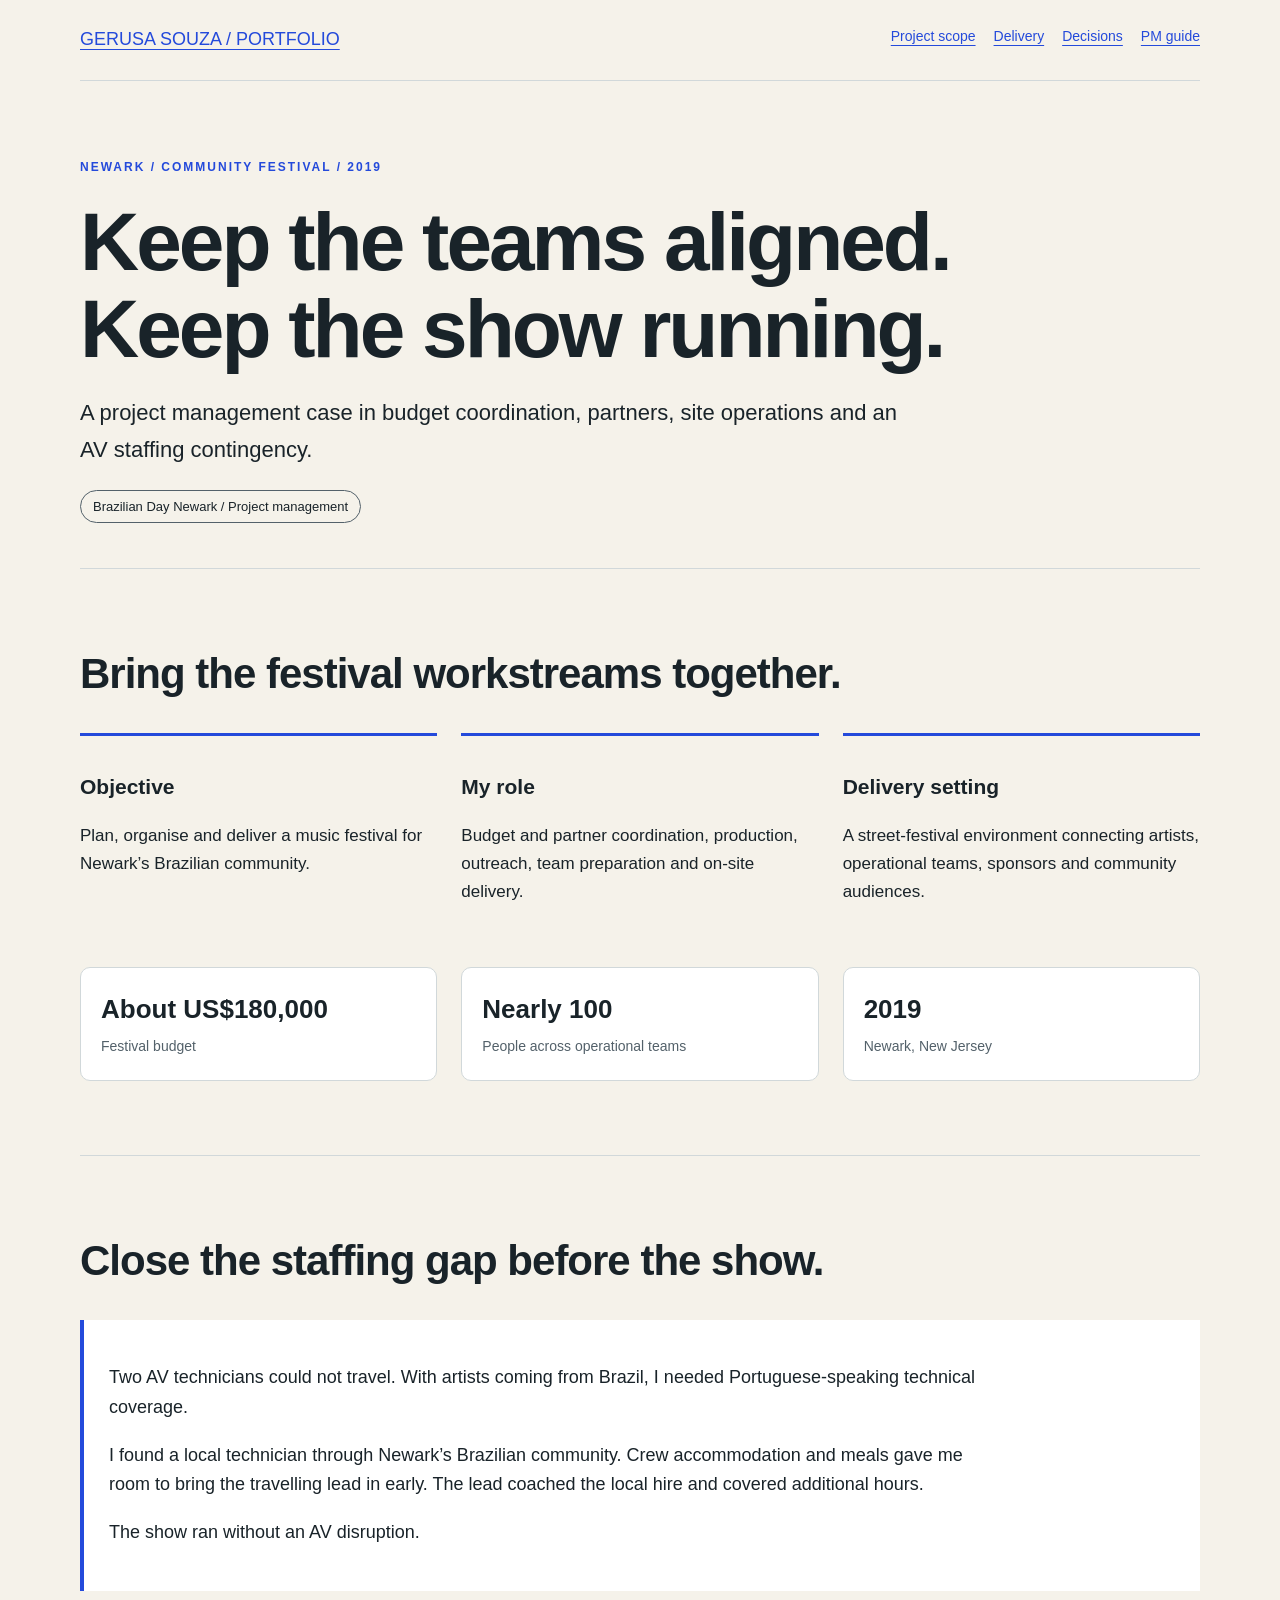
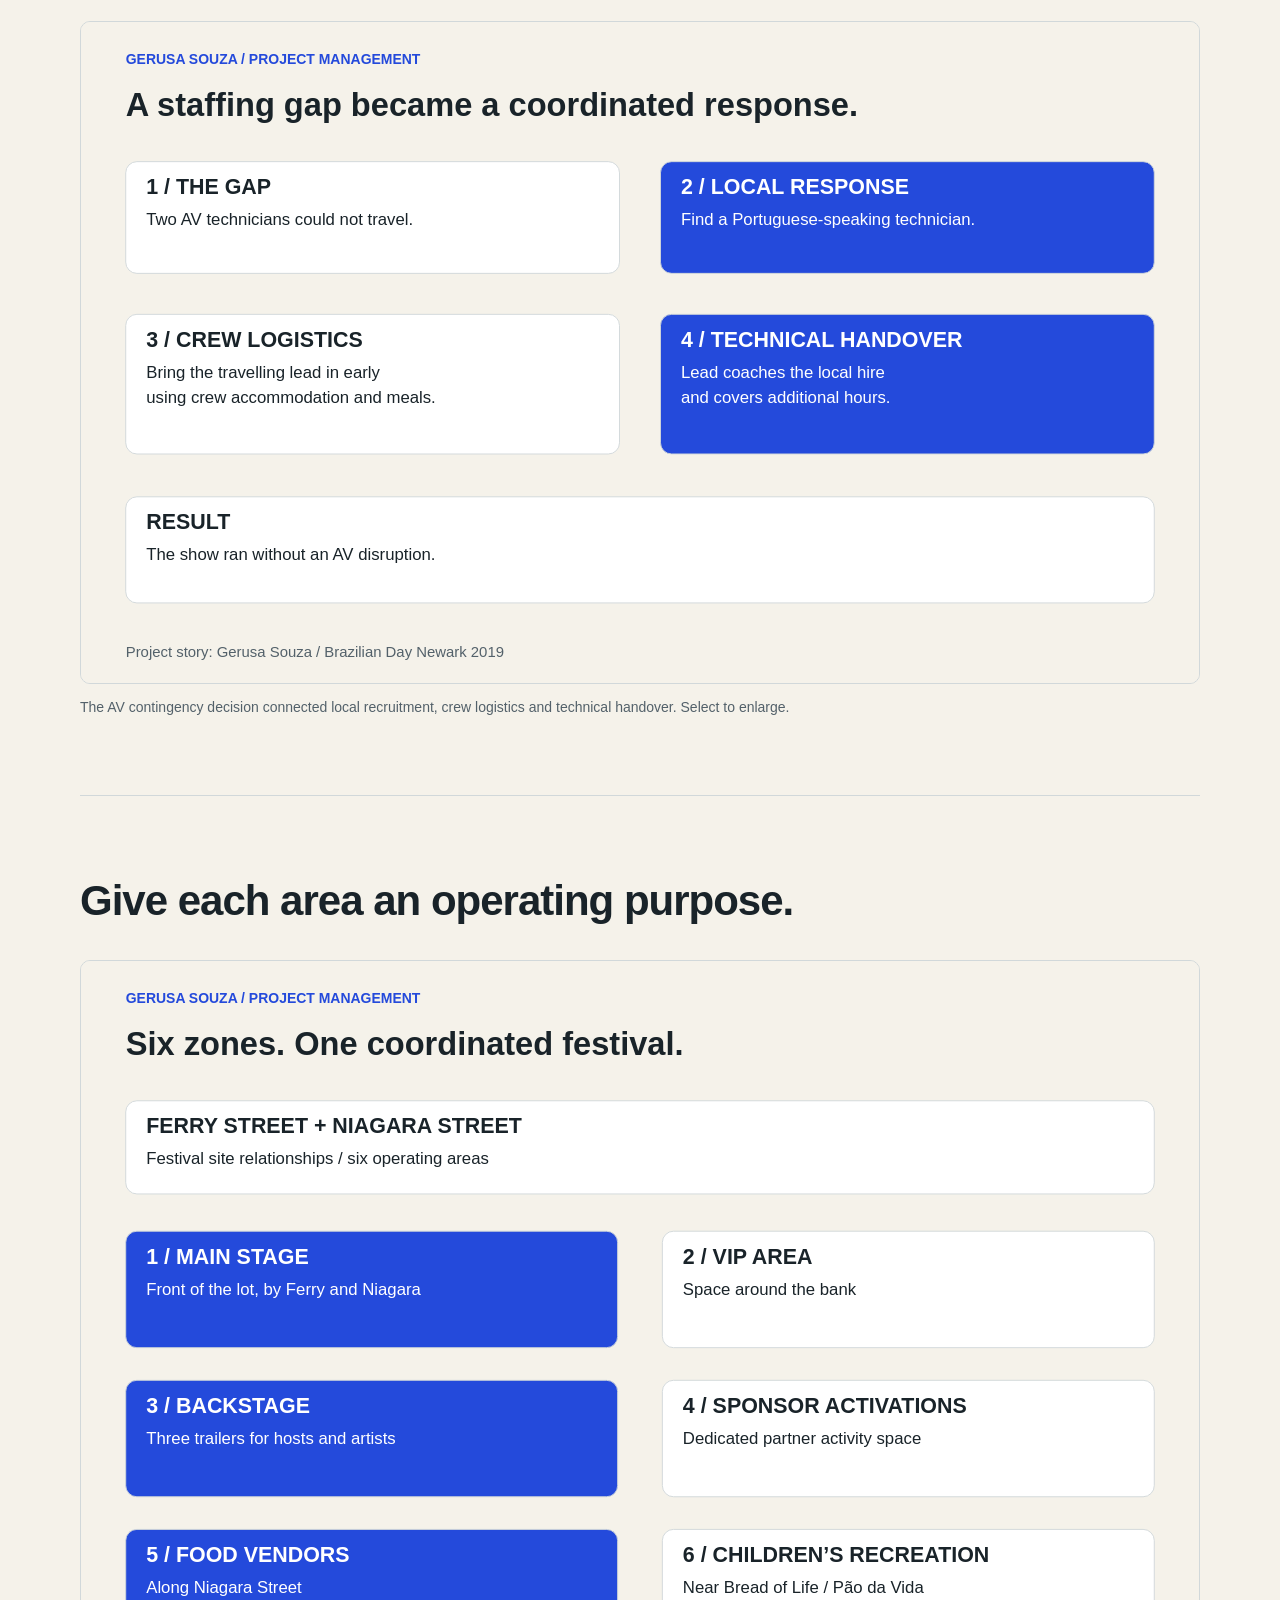
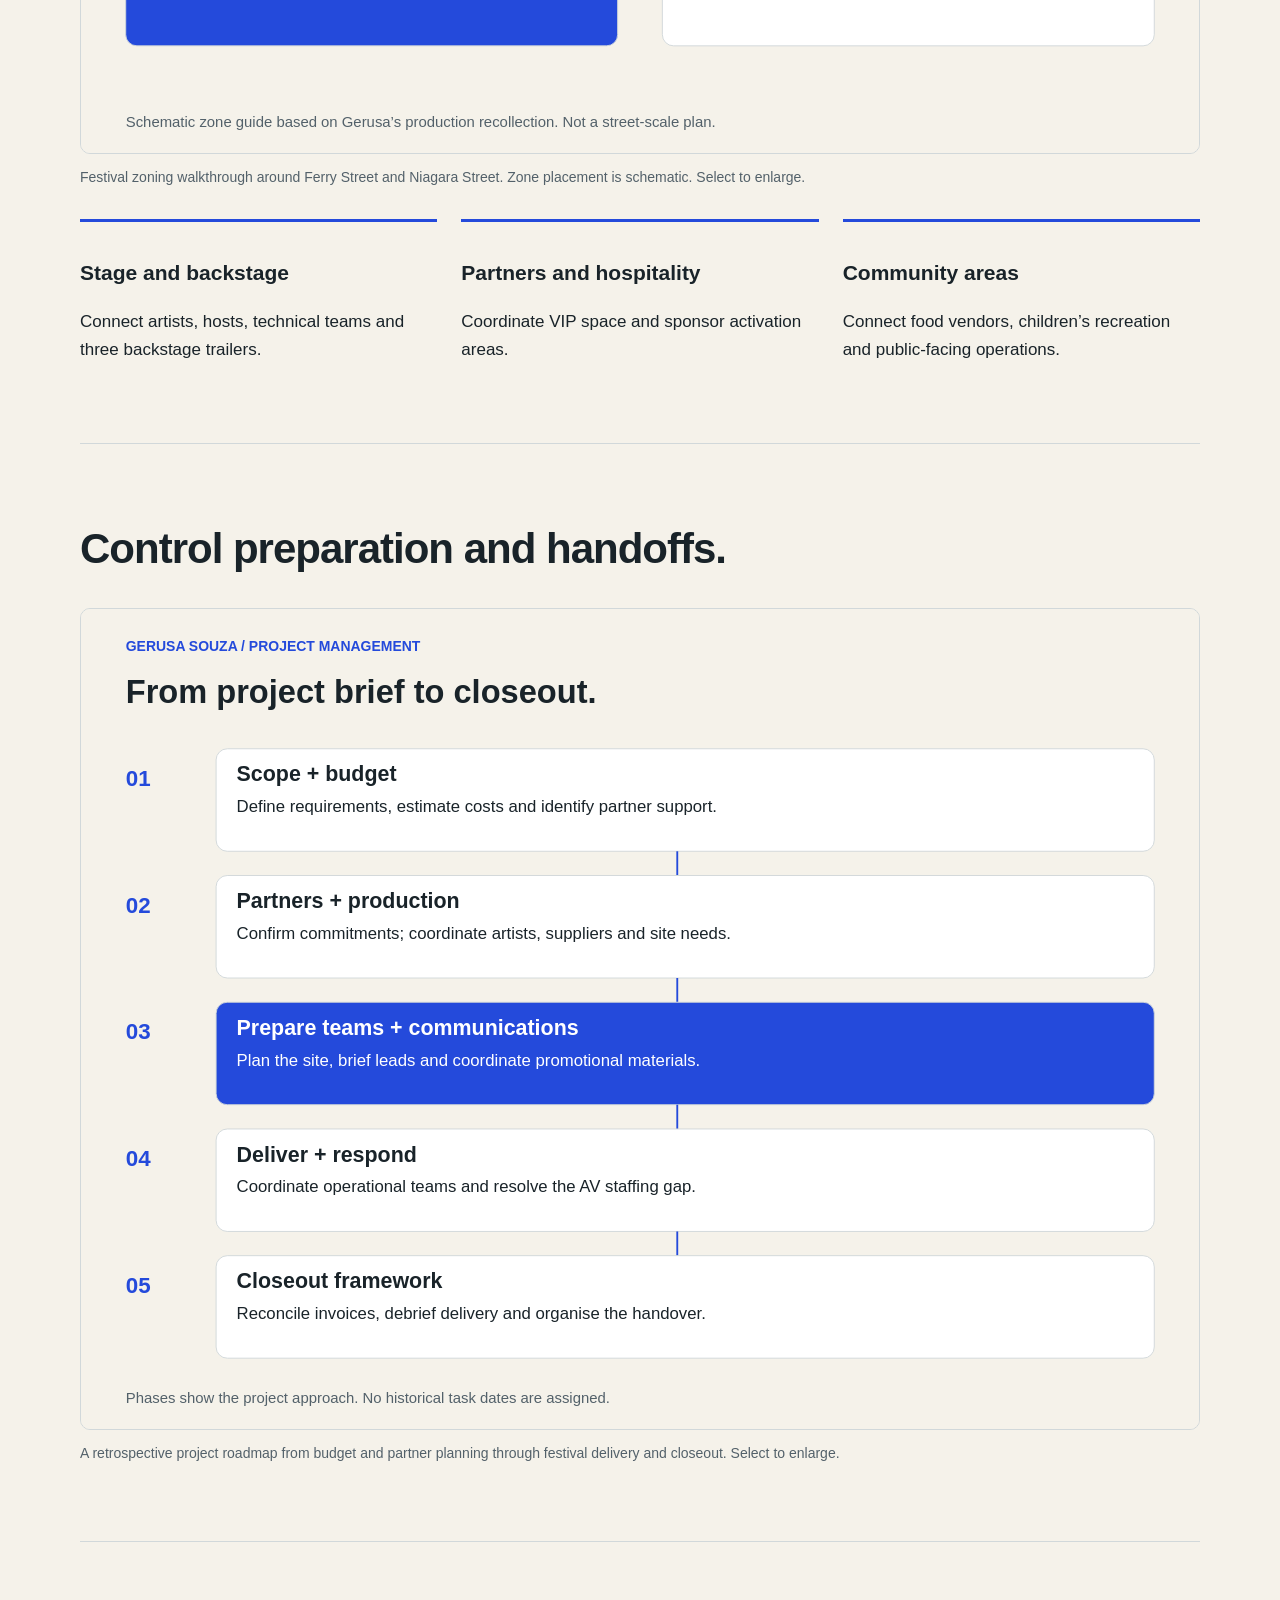
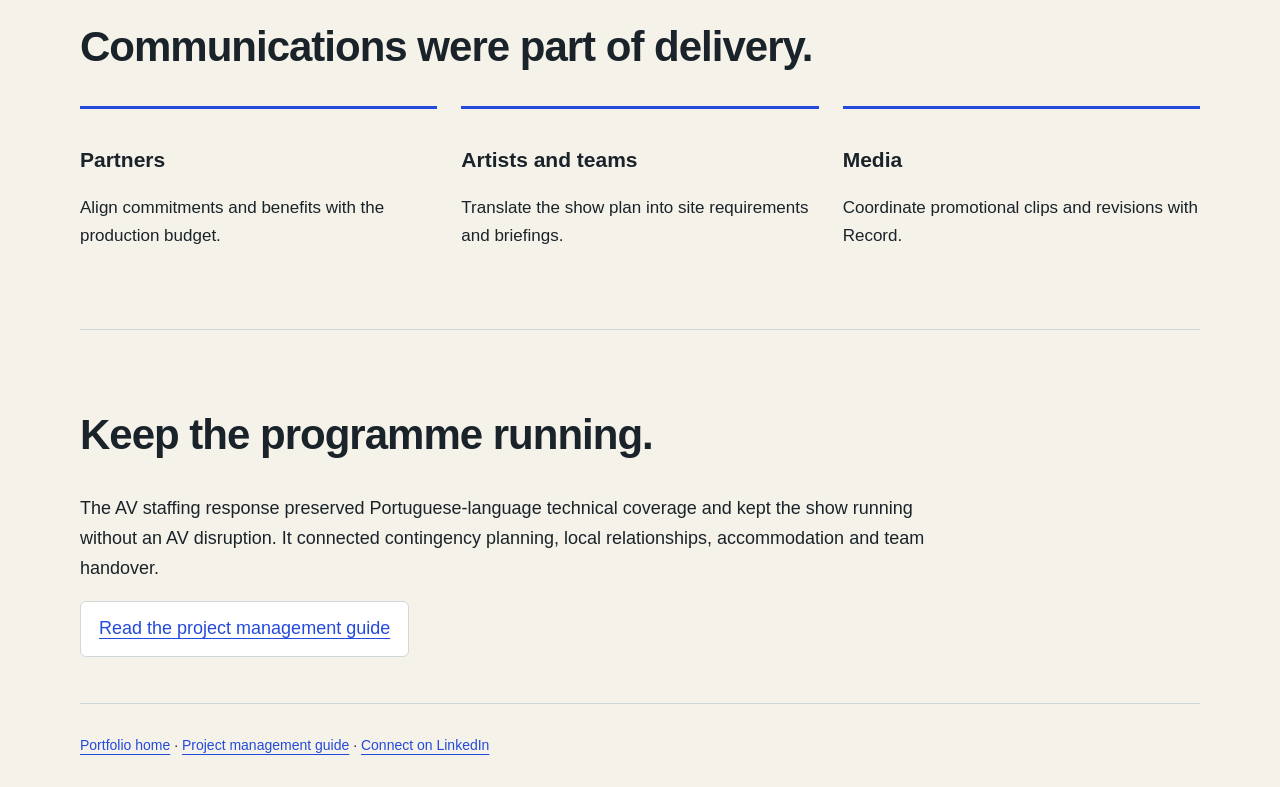
<file: projects/brazilian-day-newark/index.html>
<!doctype html><html lang="en"><head><meta charset="utf-8"><meta name="viewport" content="width=device-width,initial-scale=1"><title>Brazilian Day Newark | Gerusa Souza</title><meta name="description" content="A project management case in budget coordination, partners, site operations and an AV staffing contingency."><link rel="stylesheet" href="../events.css"><link rel="canonical" href="https://lamariah.github.io/STUDIES_AND_RESEARCH/projects/brazilian-day-newark/"></head><body><a class="skip" href="#content">Skip to case study</a><div class="wrap"><header><a href="../../index.html">GERUSA SOUZA / PORTFOLIO</a><nav aria-label="Project navigation"><a href="#scope">Project scope</a><a href="#delivery">Delivery</a><a href="#decisions">Decisions</a><a href="resources.html">PM guide</a></nav></header><main id="content"><section class="hero"><p class="eyebrow">NEWARK / COMMUNITY FESTIVAL / 2019</p><h1>Keep the teams aligned. Keep the show running.</h1><p class="intro">A project management case in budget coordination, partners, site operations and an AV staffing contingency.</p><span class="tag">Brazilian Day Newark / Project management</span></section><section id="scope"><h2>Bring the festival workstreams together.</h2><div class="grid"><article><h3>Objective</h3><p>Plan, organise and deliver a music festival for Newark’s Brazilian community.</p></article><article><h3>My role</h3><p>Budget and partner coordination, production, outreach, team preparation and on-site delivery.</p></article><article><h3>Delivery setting</h3><p>A street-festival environment connecting artists, operational teams, sponsors and community audiences.</p></article></div><div class="facts"><div><strong>About US$180,000</strong><span>Festival budget</span></div><div><strong>Nearly 100</strong><span>People across operational teams</span></div><div><strong>2019</strong><span>Newark, New Jersey</span></div></div></section><section id="decisions"><h2>Close the staffing gap before the show.</h2><div class="decision"><p>Two AV technicians could not travel. With artists coming from Brazil, I needed Portuguese-speaking technical coverage.</p><p>I found a local technician through Newark’s Brazilian community. Crew accommodation and meals gave me room to bring the travelling lead in early. The lead coached the local hire and covered additional hours.</p><p>The show ran without an AV disruption.</p></div><figure><a href="visuals/av-contingency.svg"><img src="visuals/av-contingency.svg" alt="The AV contingency decision connected local recruitment, crew logistics and technical handover."></a><figcaption>The AV contingency decision connected local recruitment, crew logistics and technical handover. Select to enlarge.</figcaption></figure></section><section id="delivery"><h2>Give each area an operating purpose.</h2><figure><a href="visuals/festival-zones.svg"><img src="visuals/festival-zones.svg" alt="Festival zoning walkthrough around Ferry Street and Niagara Street. Zone placement is schematic."></a><figcaption>Festival zoning walkthrough around Ferry Street and Niagara Street. Zone placement is schematic. Select to enlarge.</figcaption></figure><div class="grid"><article><h3>Stage and backstage</h3><p>Connect artists, hosts, technical teams and three backstage trailers.</p></article><article><h3>Partners and hospitality</h3><p>Coordinate VIP space and sponsor activation areas.</p></article><article><h3>Community areas</h3><p>Connect food vendors, children’s recreation and public-facing operations.</p></article></div></section><section id="roadmap"><h2>Control preparation and handoffs.</h2><figure><a href="visuals/delivery-roadmap.svg"><img src="visuals/delivery-roadmap.svg" alt="A retrospective project roadmap from budget and partner planning through festival delivery and closeout."></a><figcaption>A retrospective project roadmap from budget and partner planning through festival delivery and closeout. Select to enlarge.</figcaption></figure></section><section id="communications"><h2>Communications were part of delivery.</h2><div class="grid"><article><h3>Partners</h3><p>Align commitments and benefits with the production budget.</p></article><article><h3>Artists and teams</h3><p>Translate the show plan into site requirements and briefings.</p></article><article><h3>Media</h3><p>Coordinate promotional clips and revisions with Record.</p></article></div></section><section id="result"><h2>Keep the programme running.</h2><p>The AV staffing response preserved Portuguese-language technical coverage and kept the show running without an AV disruption. It connected contingency planning, local relationships, accommodation and team handover.</p><div class="links"><a href="resources.html">Read the project management guide</a></div></section></main><footer><a href="../../index.html">Portfolio home</a> · <a href="resources.html">Project management guide</a> · <a href="https://www.linkedin.com/in/gms123456/">Connect on LinkedIn</a></footer></div></body></html>
</file>
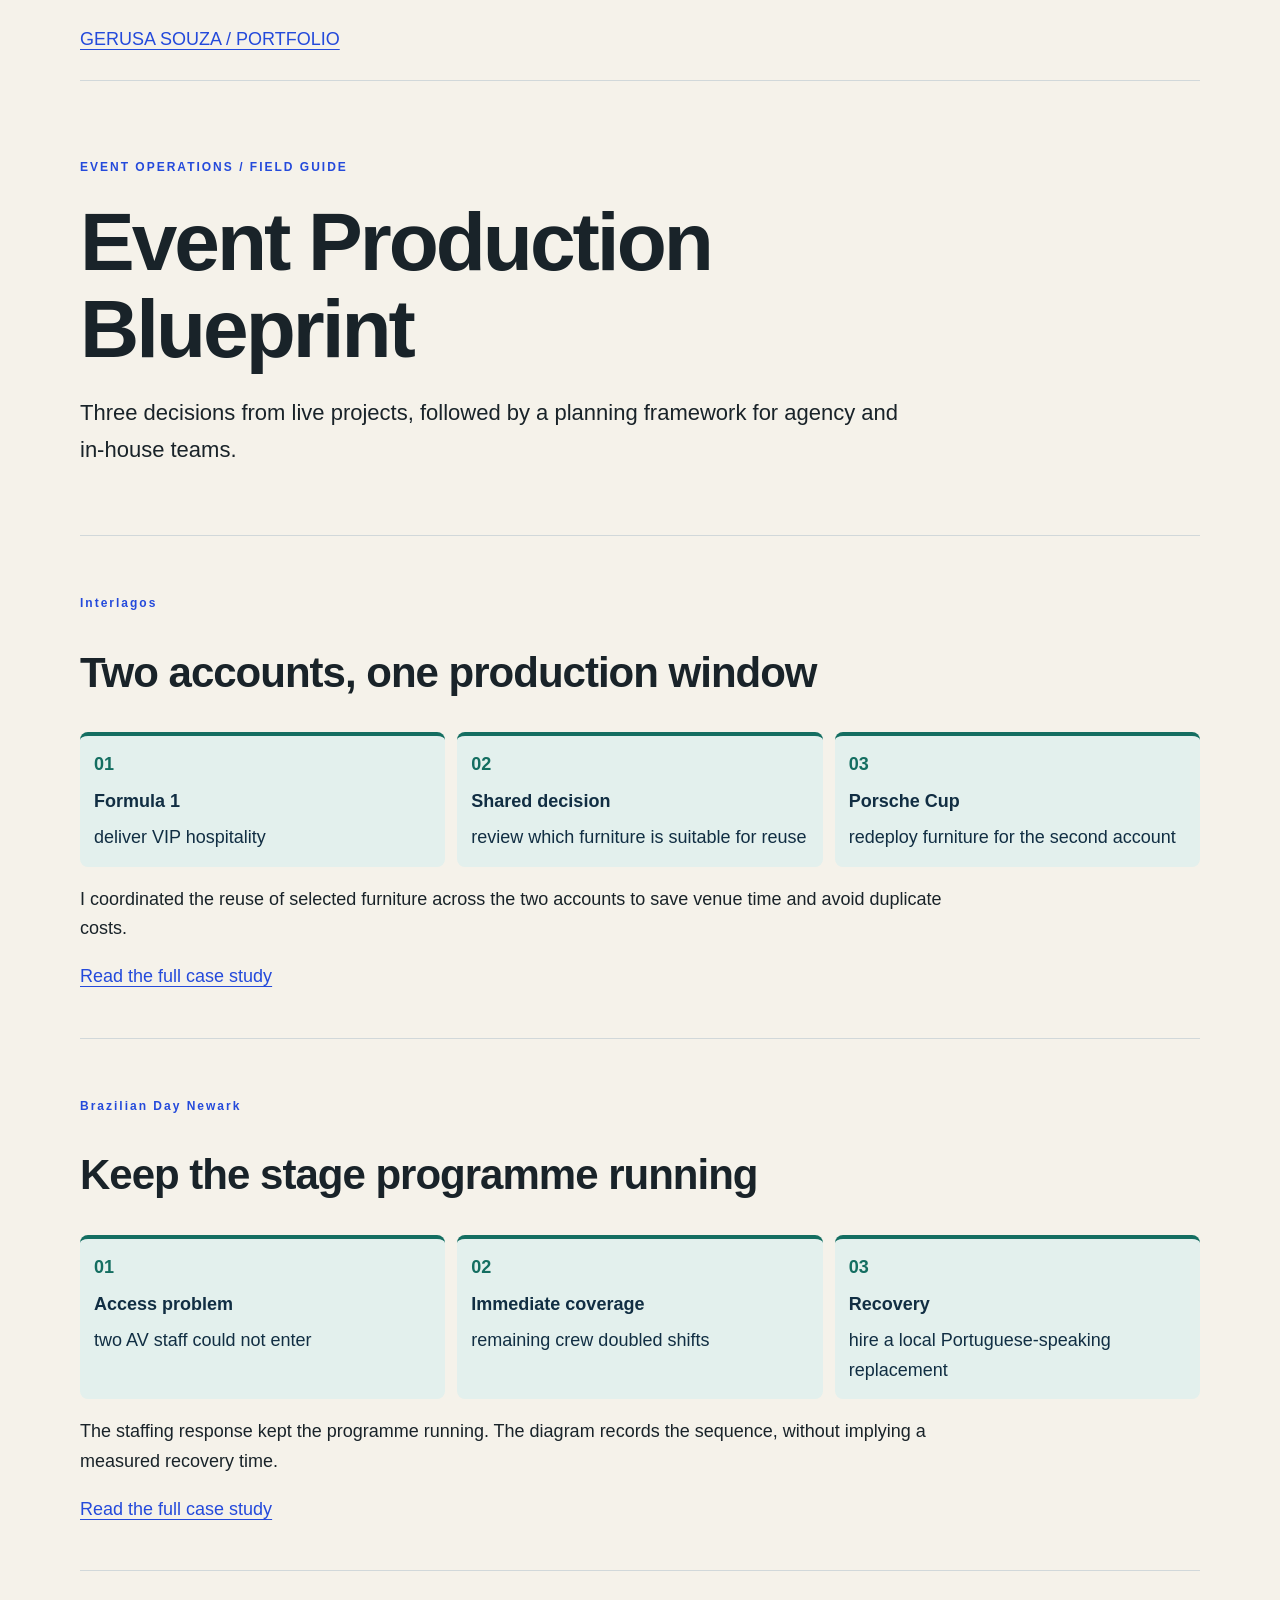
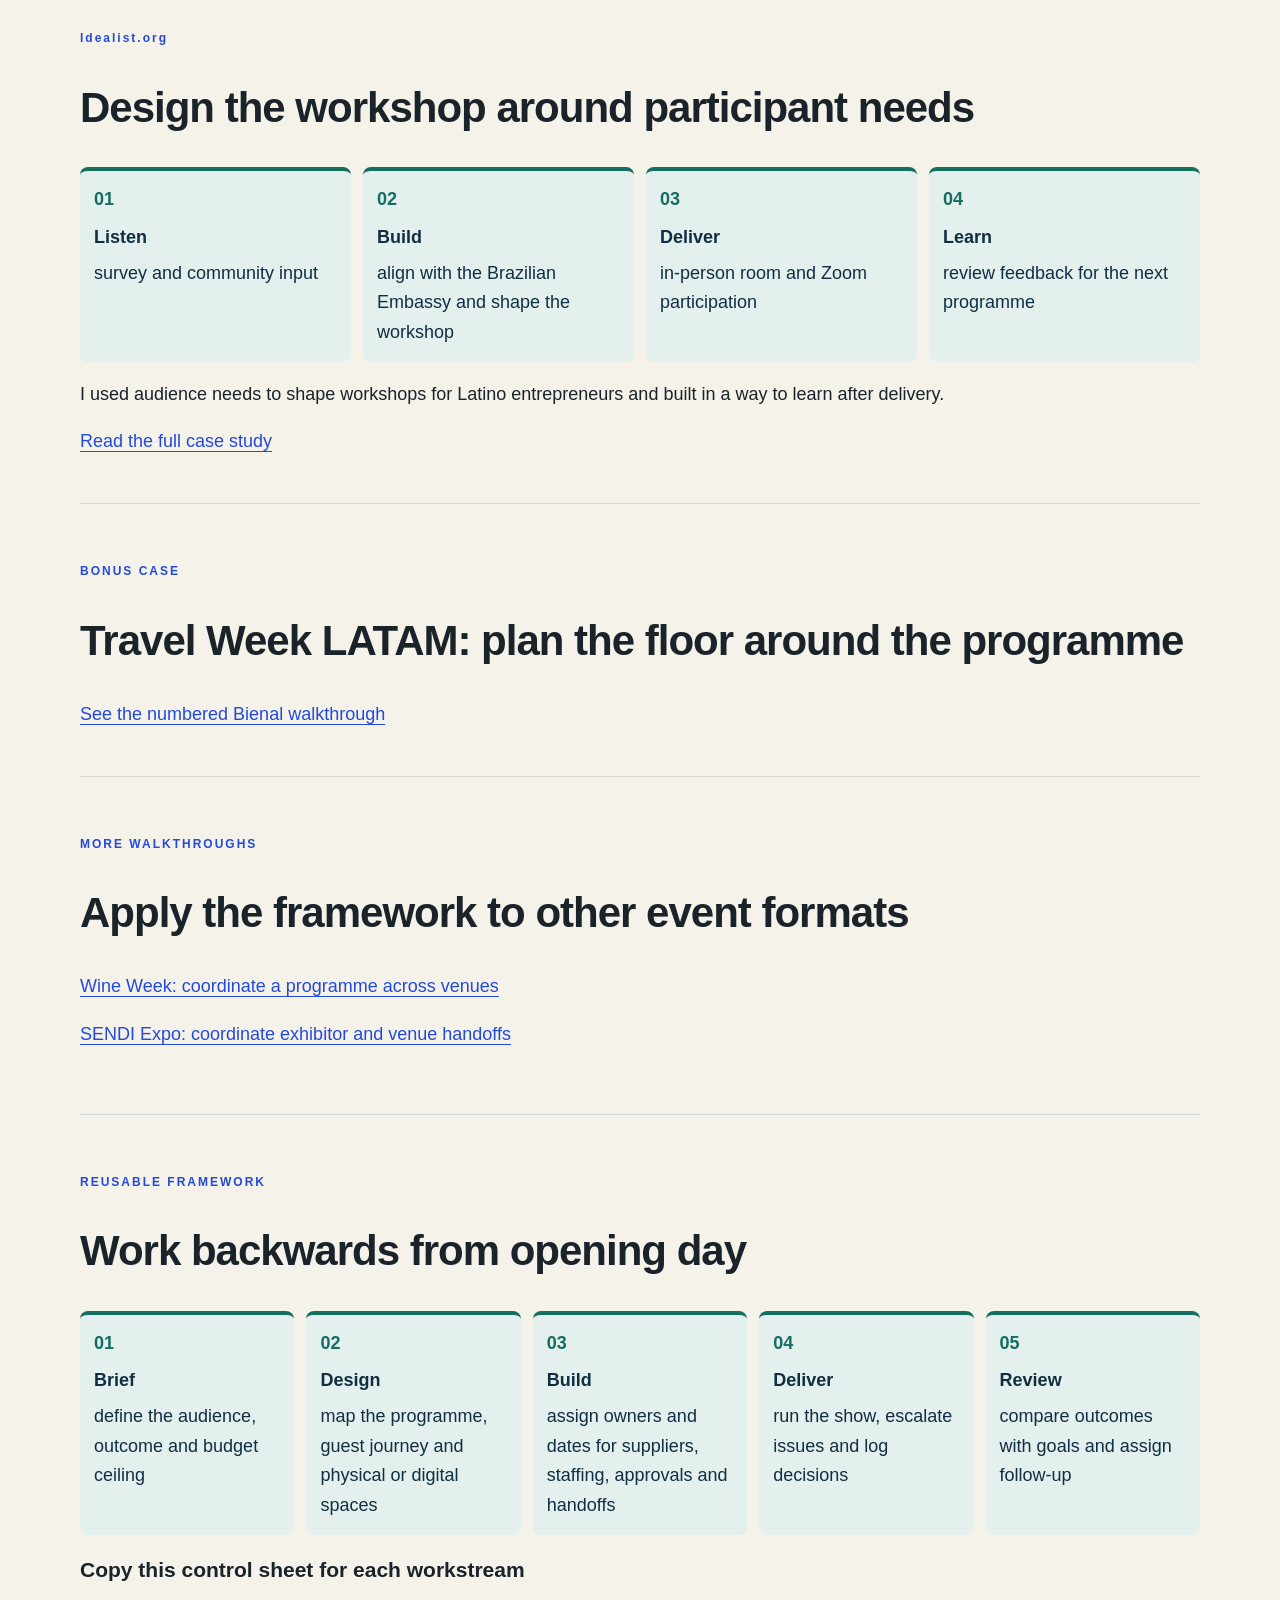
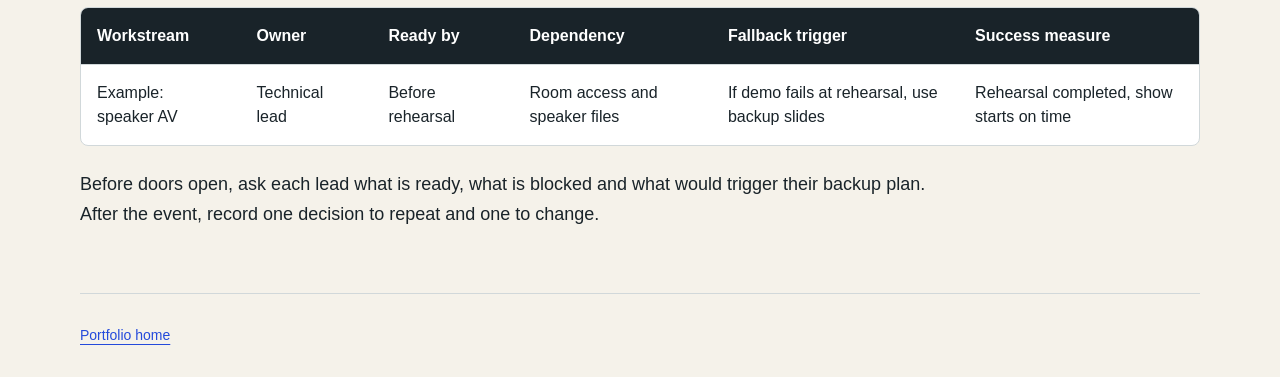
<file: projects/event-production-blueprint/index.html>
<!doctype html><html lang="en"><meta charset="utf-8"><meta name="viewport" content="width=device-width,initial-scale=1"><title>Event Production Blueprint | Gerusa Souza</title><link rel="stylesheet" href="../events.css"><style>
.flow{list-style:none;display:grid;grid-template-columns:repeat(auto-fit,minmax(170px,1fr));gap:12px;padding:0;counter-reset:stage}.flow li{counter-increment:stage;background:#e3f0ed;border-top:4px solid #146e61;border-radius:8px;padding:14px;color:#112e43}.flow li:before{content:"0" counter(stage);display:block;font-weight:700;color:#146e61;margin-bottom:8px}.flow strong,.flow span{display:block}.flow span{margin-top:6px}.sheet td{min-width:130px} @media print{header,footer,.skip{display:none}section{break-inside:avoid}}
</style><body><div class="wrap"><header><a href="../../index.html">GERUSA SOUZA / PORTFOLIO</a></header><main><section class="hero"><p class="eyebrow">EVENT OPERATIONS / FIELD GUIDE</p><h1>Event Production Blueprint</h1><p class="intro">Three decisions from live projects, followed by a planning framework for agency and in-house teams.</p></section>
<section><p class="eyebrow">Interlagos</p><h2>Two accounts, one production window</h2><ol class="flow"><li><strong>Formula 1</strong><span>deliver VIP hospitality</span></li><li><strong>Shared decision</strong><span>review which furniture is suitable for reuse</span></li><li><strong>Porsche Cup</strong><span>redeploy furniture for the second account</span></li></ol><p>I coordinated the reuse of selected furniture across the two accounts to save venue time and avoid duplicate costs.</p><a href="../interlagos-event-operations/">Read the full case study</a></section><section><p class="eyebrow">Brazilian Day Newark</p><h2>Keep the stage programme running</h2><ol class="flow"><li><strong>Access problem</strong><span>two AV staff could not enter</span></li><li><strong>Immediate coverage</strong><span>remaining crew doubled shifts</span></li><li><strong>Recovery</strong><span>hire a local Portuguese-speaking replacement</span></li></ol><p>The staffing response kept the programme running. The diagram records the sequence, without implying a measured recovery time.</p><a href="../brazilian-day-newark/">Read the full case study</a></section><section><p class="eyebrow">Idealist.org</p><h2>Design the workshop around participant needs</h2><ol class="flow"><li><strong>Listen</strong><span>survey and community input</span></li><li><strong>Build</strong><span>align with the Brazilian Embassy and shape the workshop</span></li><li><strong>Deliver</strong><span>in-person room and Zoom participation</span></li><li><strong>Learn</strong><span>review feedback for the next programme</span></li></ol><p>I used audience needs to shape workshops for Latino entrepreneurs and built in a way to learn after delivery.</p><a href="../idealist-hybrid-workshops/">Read the full case study</a></section>
<section><p class="eyebrow">BONUS CASE</p><h2>Travel Week LATAM: plan the floor around the programme</h2><a href="../travelweek-sao-paulo/">See the numbered Bienal walkthrough</a></section>
<section><p class="eyebrow">MORE WALKTHROUGHS</p><h2>Apply the framework to other event formats</h2><p><a href="../sao-paulo-wine-week/">Wine Week: coordinate a programme across venues</a></p><p><a href="../sendi-expo/">SENDI Expo: coordinate exhibitor and venue handoffs</a></p></section><section><p class="eyebrow">REUSABLE FRAMEWORK</p><h2>Work backwards from opening day</h2><ol class="flow"><li><strong>Brief</strong><span>define the audience, outcome and budget ceiling</span></li><li><strong>Design</strong><span>map the programme, guest journey and physical or digital spaces</span></li><li><strong>Build</strong><span>assign owners and dates for suppliers, staffing, approvals and handoffs</span></li><li><strong>Deliver</strong><span>run the show, escalate issues and log decisions</span></li><li><strong>Review</strong><span>compare outcomes with goals and assign follow-up</span></li></ol>
<h3>Copy this control sheet for each workstream</h3><div class="table-scroll"><table class="sheet"><thead><tr><th scope="col">Workstream</th><th scope="col">Owner</th><th scope="col">Ready by</th><th scope="col">Dependency</th><th scope="col">Fallback trigger</th><th scope="col">Success measure</th></tr></thead><tbody><tr><td>Example: speaker AV</td><td>Technical lead</td><td>Before rehearsal</td><td>Room access and speaker files</td><td>If demo fails at rehearsal, use backup slides</td><td>Rehearsal completed, show starts on time</td></tr></tbody></table></div><p>Before doors open, ask each lead what is ready, what is blocked and what would trigger their backup plan. After the event, record one decision to repeat and one to change.</p></section></main><footer><a href="../../index.html">Portfolio home</a></footer></div></body></html>
</file>
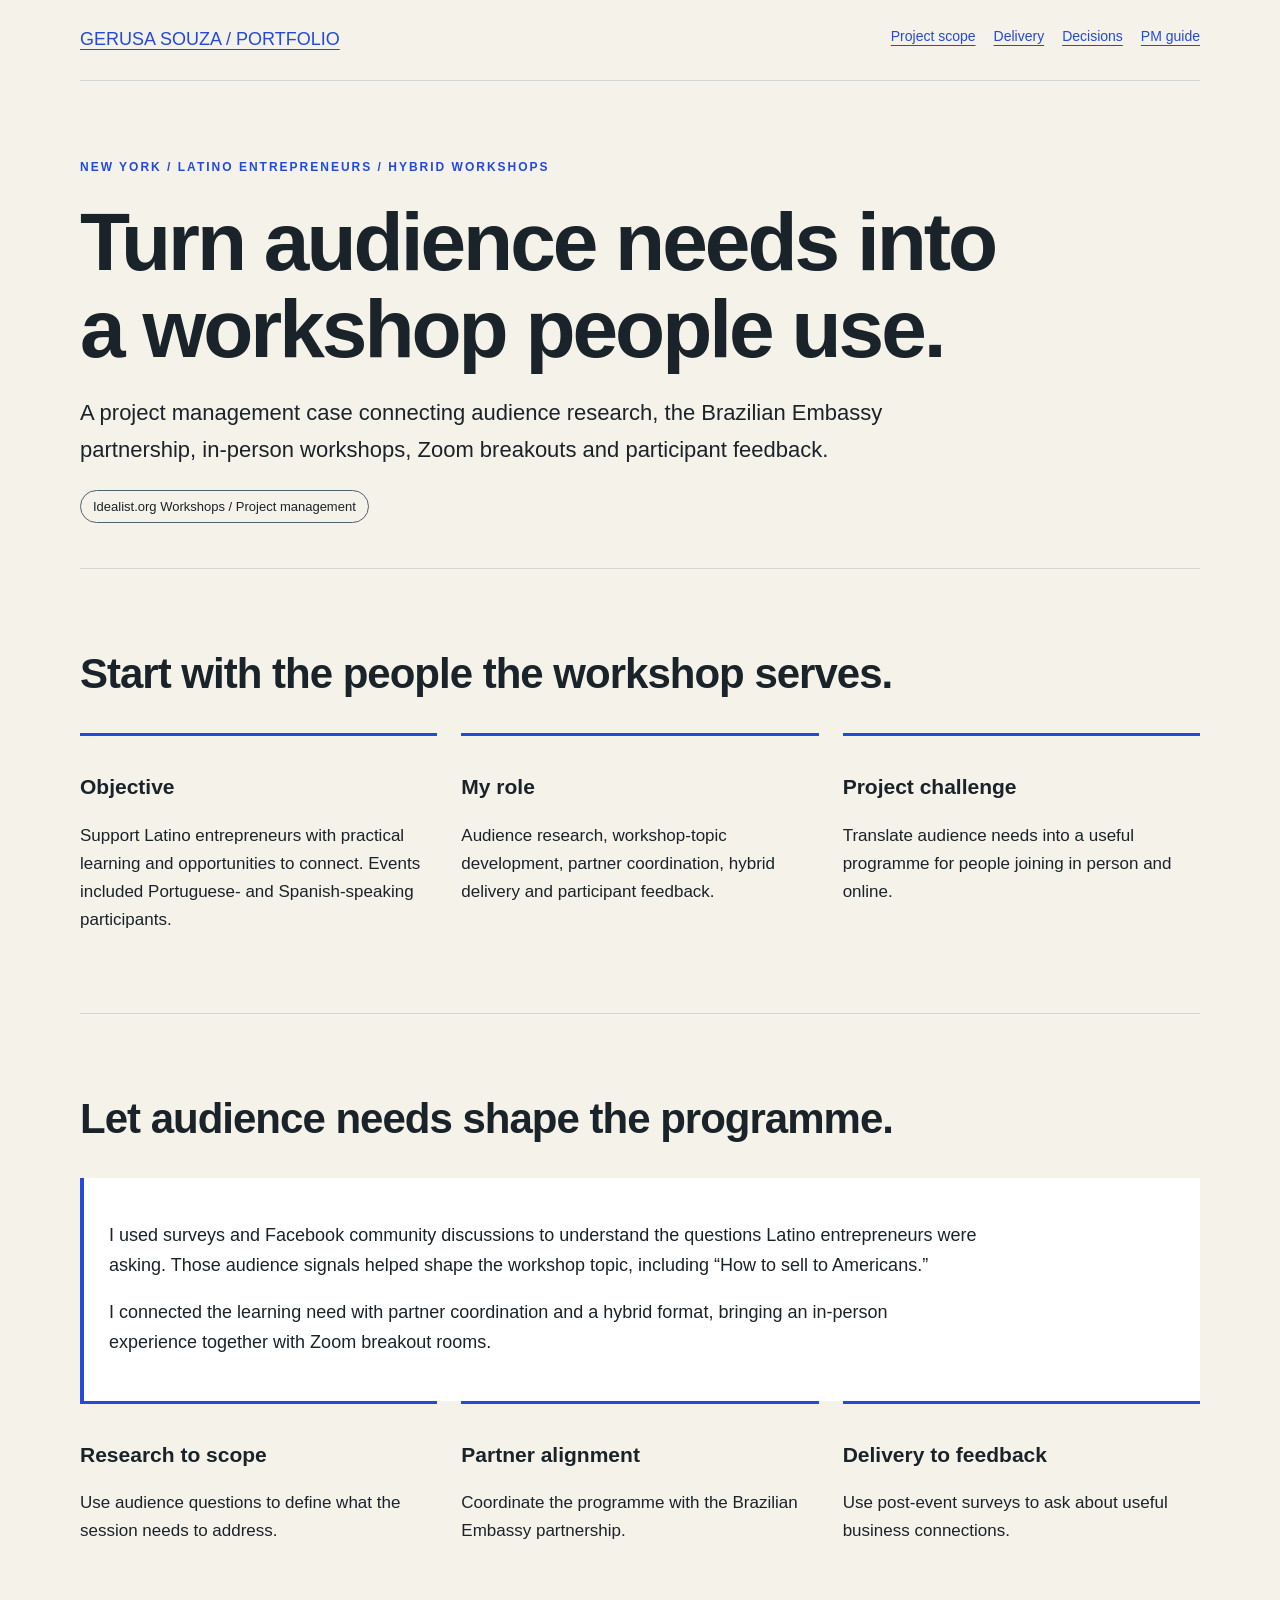
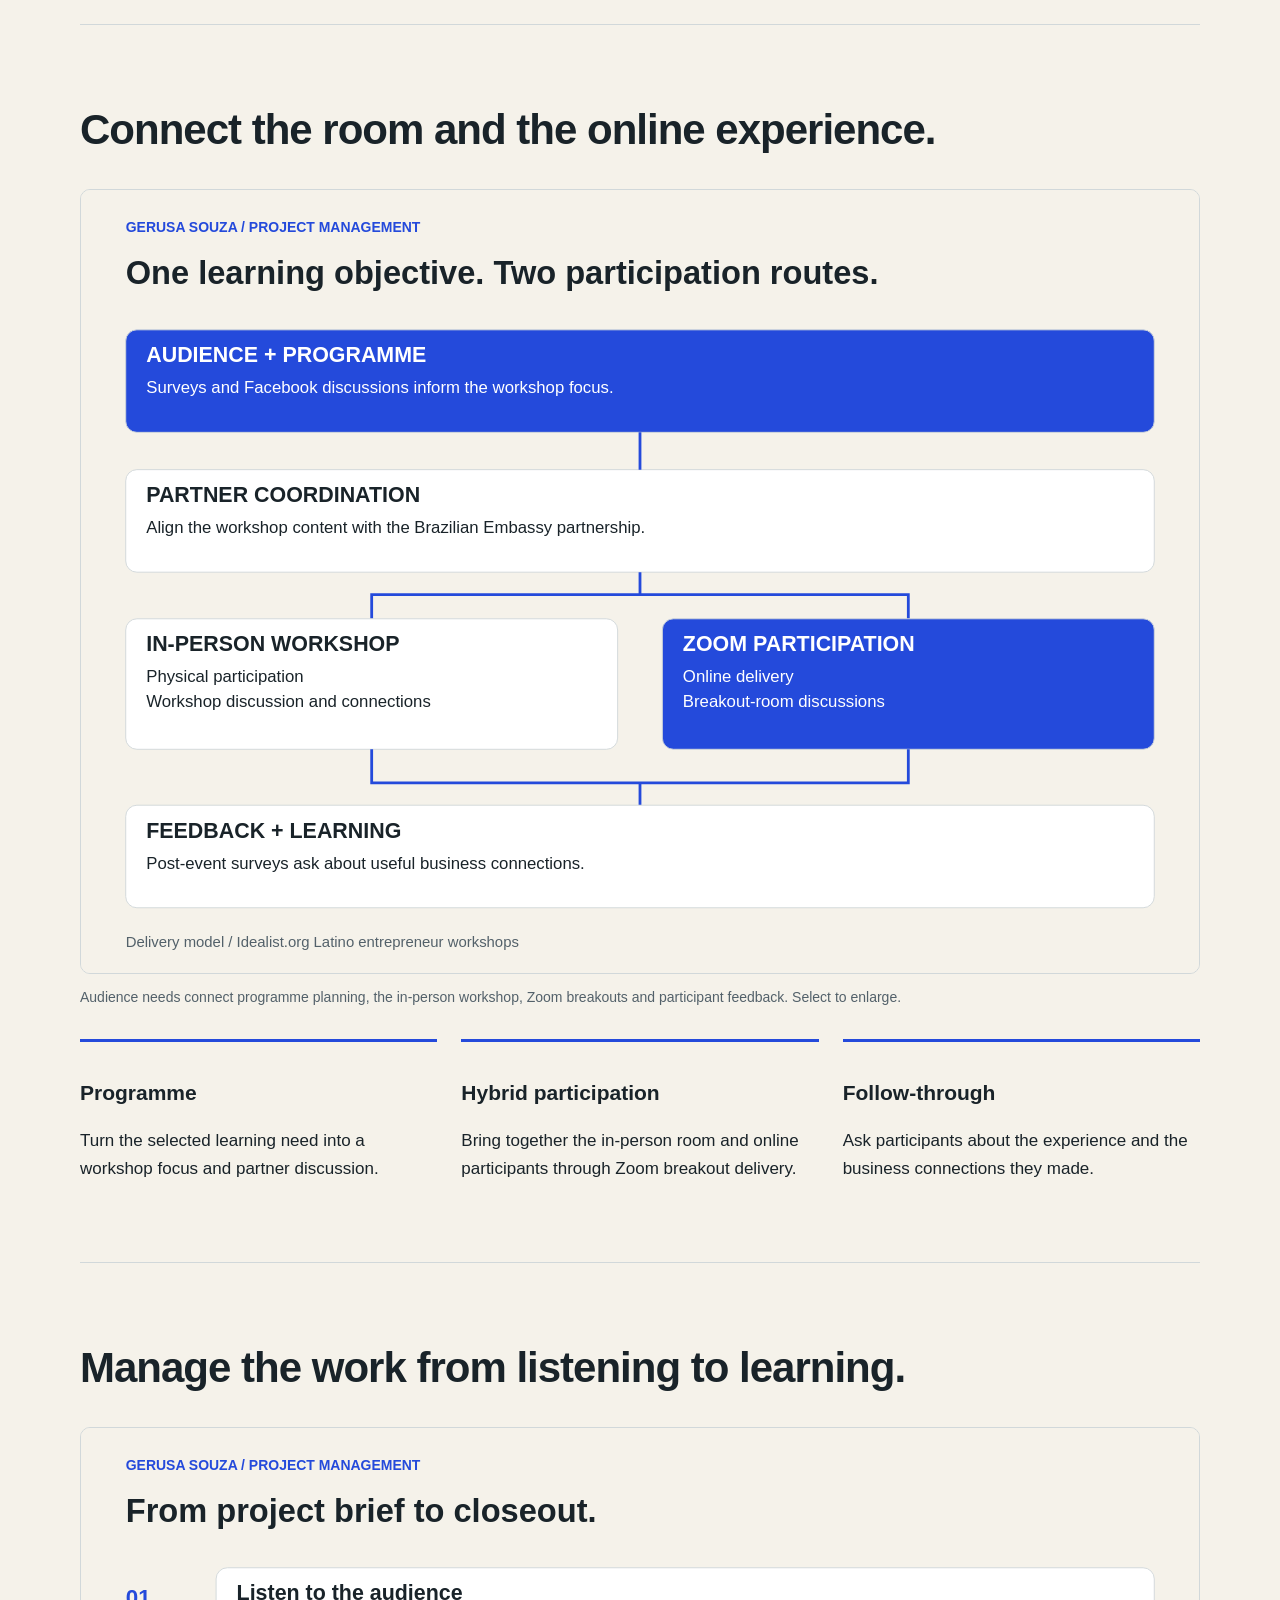
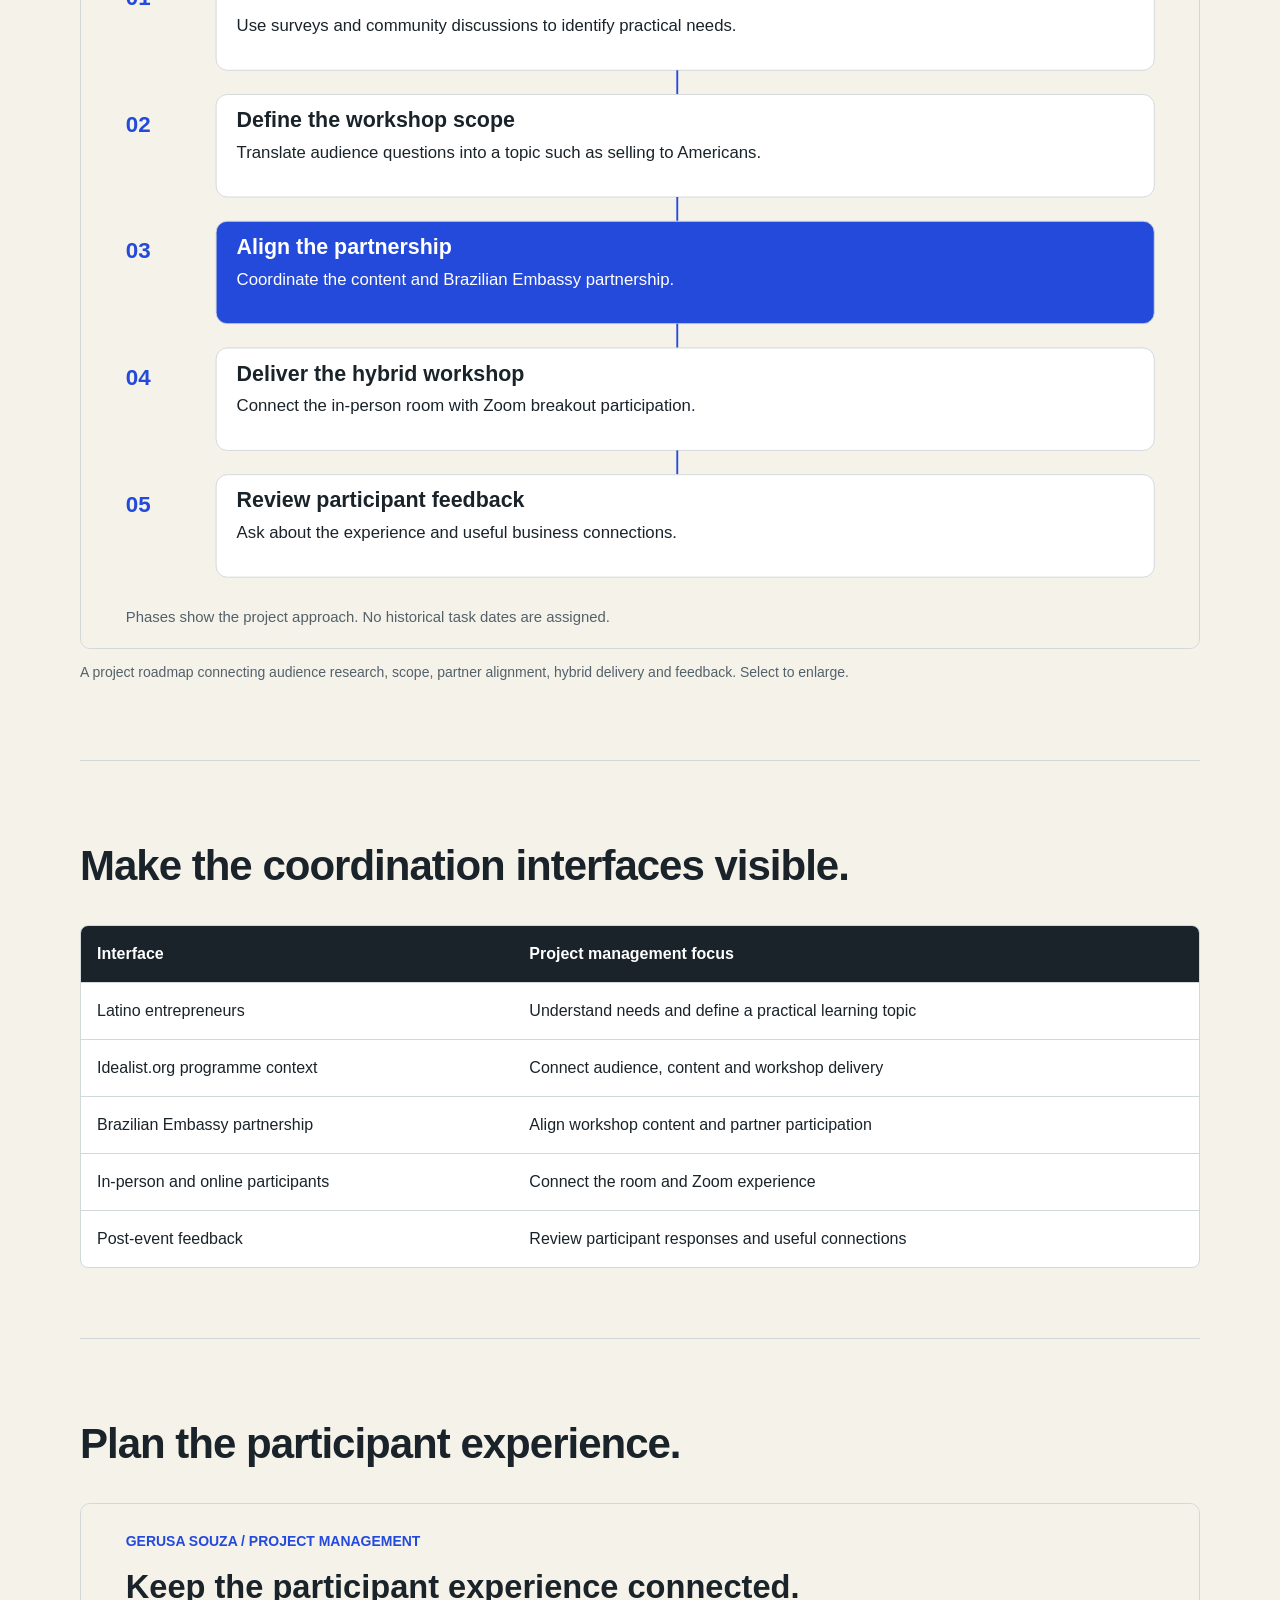
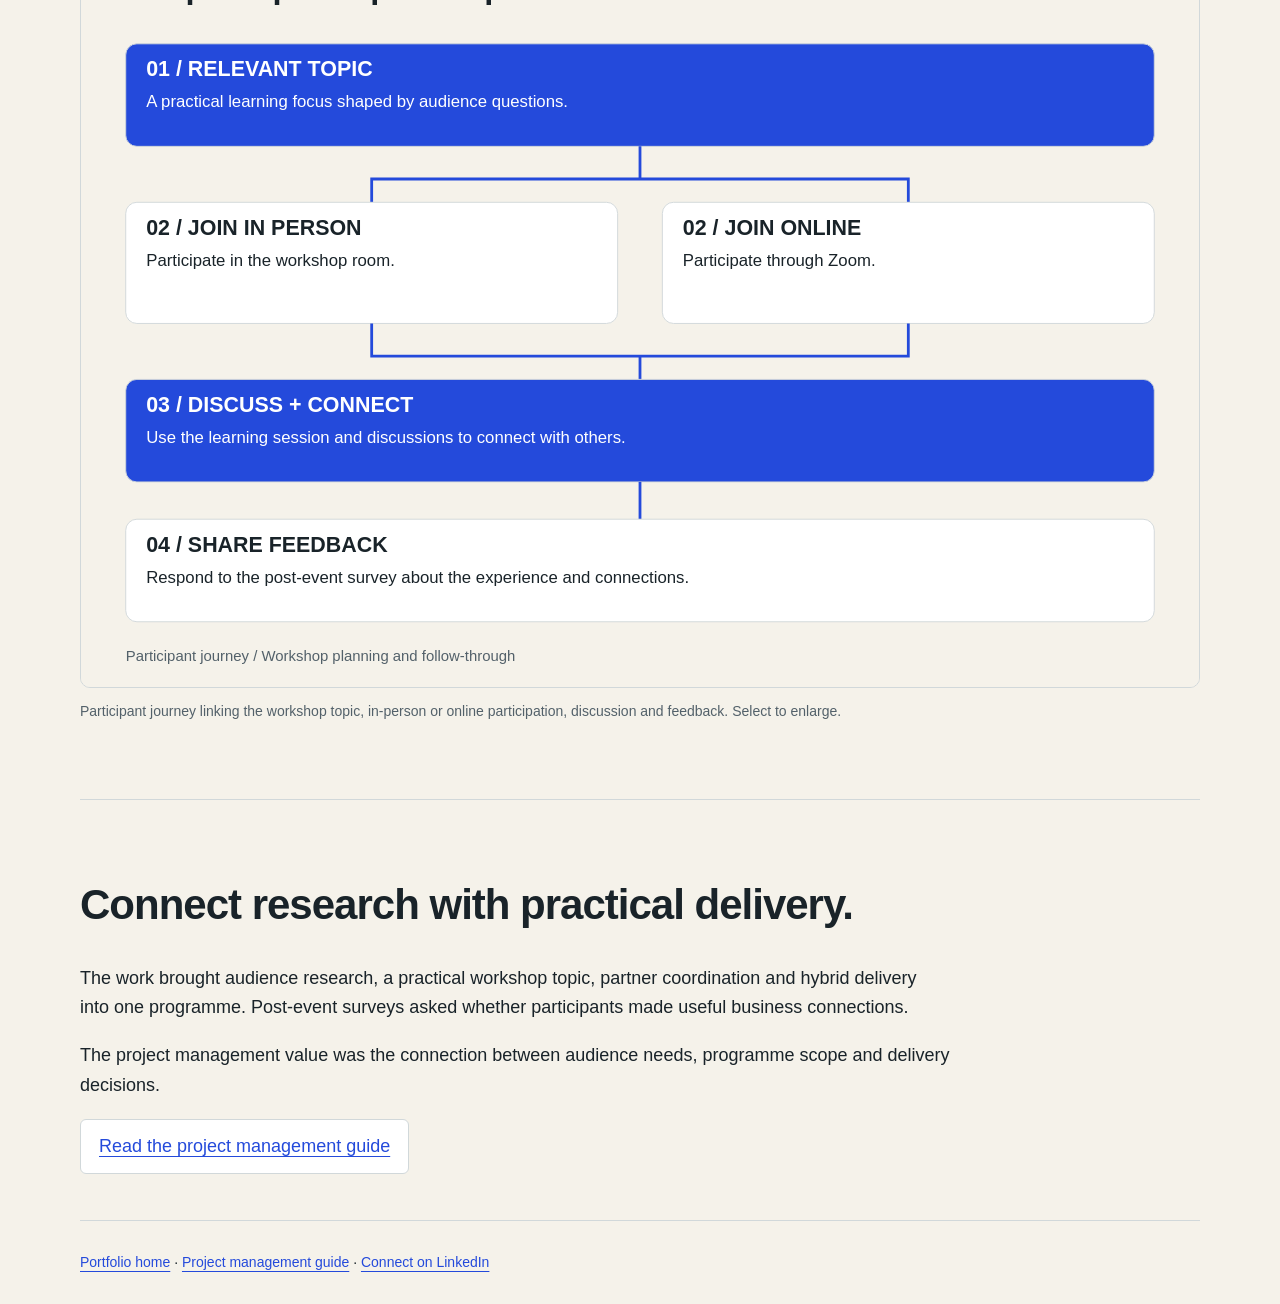
<file: projects/idealist-hybrid-workshops/index.html>
<!doctype html><html lang="en"><head><meta charset="utf-8"><meta name="viewport" content="width=device-width,initial-scale=1"><title>Idealist.org Workshops | Gerusa Souza</title><meta name="description" content="A project management case connecting audience research, the Brazilian Embassy partnership, in-person workshops, Zoom breakouts and participant feedback."><link rel="stylesheet" href="../events.css"><link rel="canonical" href="https://lamariah.github.io/STUDIES_AND_RESEARCH/projects/idealist-hybrid-workshops/"></head><body><a class="skip" href="#content">Skip to case study</a><div class="wrap"><header><a href="../../index.html">GERUSA SOUZA / PORTFOLIO</a><nav aria-label="Project navigation"><a href="#scope">Project scope</a><a href="#delivery">Delivery</a><a href="#decisions">Decisions</a><a href="resources.html">PM guide</a></nav></header><main id="content"><section class="hero"><p class="eyebrow">NEW YORK / LATINO ENTREPRENEURS / HYBRID WORKSHOPS</p><h1>Turn audience needs into a workshop people use.</h1><p class="intro">A project management case connecting audience research, the Brazilian Embassy partnership, in-person workshops, Zoom breakouts and participant feedback.</p><span class="tag">Idealist.org Workshops / Project management</span></section><section id="scope"><h2>Start with the people the workshop serves.</h2><div class="grid"><article><h3>Objective</h3><p>Support Latino entrepreneurs with practical learning and opportunities to connect. Events included Portuguese- and Spanish-speaking participants.</p></article><article><h3>My role</h3><p>Audience research, workshop-topic development, partner coordination, hybrid delivery and participant feedback.</p></article><article><h3>Project challenge</h3><p>Translate audience needs into a useful programme for people joining in person and online.</p></article></div></section><section id="decisions"><h2>Let audience needs shape the programme.</h2><div class="decision"><p>I used surveys and Facebook community discussions to understand the questions Latino entrepreneurs were asking. Those audience signals helped shape the workshop topic, including “How to sell to Americans.”</p><p>I connected the learning need with partner coordination and a hybrid format, bringing an in-person experience together with Zoom breakout rooms.</p></div><div class="grid"><article><h3>Research to scope</h3><p>Use audience questions to define what the session needs to address.</p></article><article><h3>Partner alignment</h3><p>Coordinate the programme with the Brazilian Embassy partnership.</p></article><article><h3>Delivery to feedback</h3><p>Use post-event surveys to ask about useful business connections.</p></article></div></section><section id="delivery"><h2>Connect the room and the online experience.</h2><figure><a href="visuals/hybrid-delivery.svg"><img src="visuals/hybrid-delivery.svg" alt="Audience needs connect programme planning, the in-person workshop, Zoom breakouts and participant feedback."></a><figcaption>Audience needs connect programme planning, the in-person workshop, Zoom breakouts and participant feedback. Select to enlarge.</figcaption></figure><div class="grid"><article><h3>Programme</h3><p>Turn the selected learning need into a workshop focus and partner discussion.</p></article><article><h3>Hybrid participation</h3><p>Bring together the in-person room and online participants through Zoom breakout delivery.</p></article><article><h3>Follow-through</h3><p>Ask participants about the experience and the business connections they made.</p></article></div></section><section id="roadmap"><h2>Manage the work from listening to learning.</h2><figure><a href="visuals/delivery-roadmap.svg"><img src="visuals/delivery-roadmap.svg" alt="A project roadmap connecting audience research, scope, partner alignment, hybrid delivery and feedback."></a><figcaption>A project roadmap connecting audience research, scope, partner alignment, hybrid delivery and feedback. Select to enlarge.</figcaption></figure></section><section id="stakeholders"><h2>Make the coordination interfaces visible.</h2><div class="table-scroll" tabindex="0" role="region" aria-label="Project management table"><table><thead><tr><th scope="col">Interface</th><th scope="col">Project management focus</th></tr></thead><tbody><tr><td>Latino entrepreneurs</td><td>Understand needs and define a practical learning topic</td></tr><tr><td>Idealist.org programme context</td><td>Connect audience, content and workshop delivery</td></tr><tr><td>Brazilian Embassy partnership</td><td>Align workshop content and partner participation</td></tr><tr><td>In-person and online participants</td><td>Connect the room and Zoom experience</td></tr><tr><td>Post-event feedback</td><td>Review participant responses and useful connections</td></tr></tbody></table></div></section><section id="journey"><h2>Plan the participant experience.</h2><figure><a href="visuals/participant-journey.svg"><img src="visuals/participant-journey.svg" alt="Participant journey linking the workshop topic, in-person or online participation, discussion and feedback."></a><figcaption>Participant journey linking the workshop topic, in-person or online participation, discussion and feedback. Select to enlarge.</figcaption></figure></section><section id="result"><h2>Connect research with practical delivery.</h2><p>The work brought audience research, a practical workshop topic, partner coordination and hybrid delivery into one programme. Post-event surveys asked whether participants made useful business connections.</p><p>The project management value was the connection between audience needs, programme scope and delivery decisions.</p><div class="links"><a href="resources.html">Read the project management guide</a></div></section></main><footer><a href="../../index.html">Portfolio home</a> · <a href="resources.html">Project management guide</a> · <a href="https://www.linkedin.com/in/gms123456/">Connect on LinkedIn</a></footer></div></body></html>
</file>
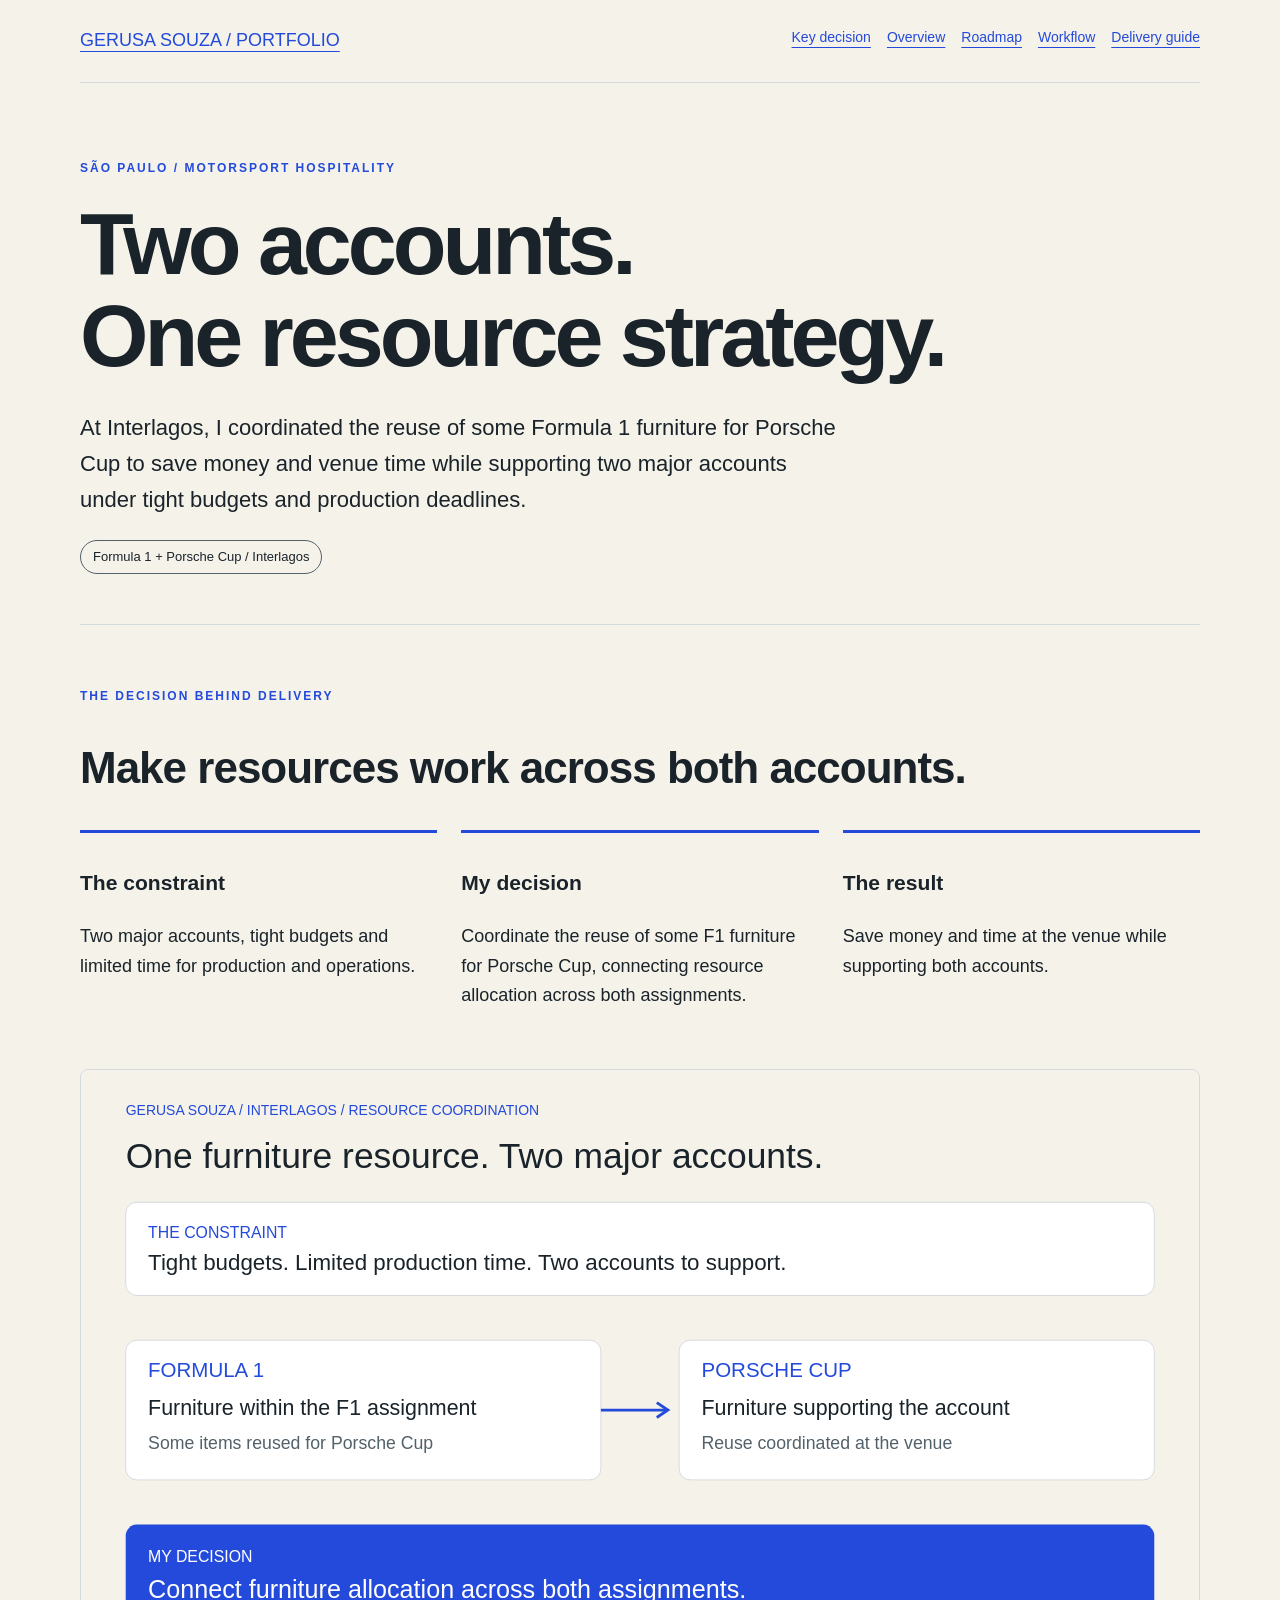
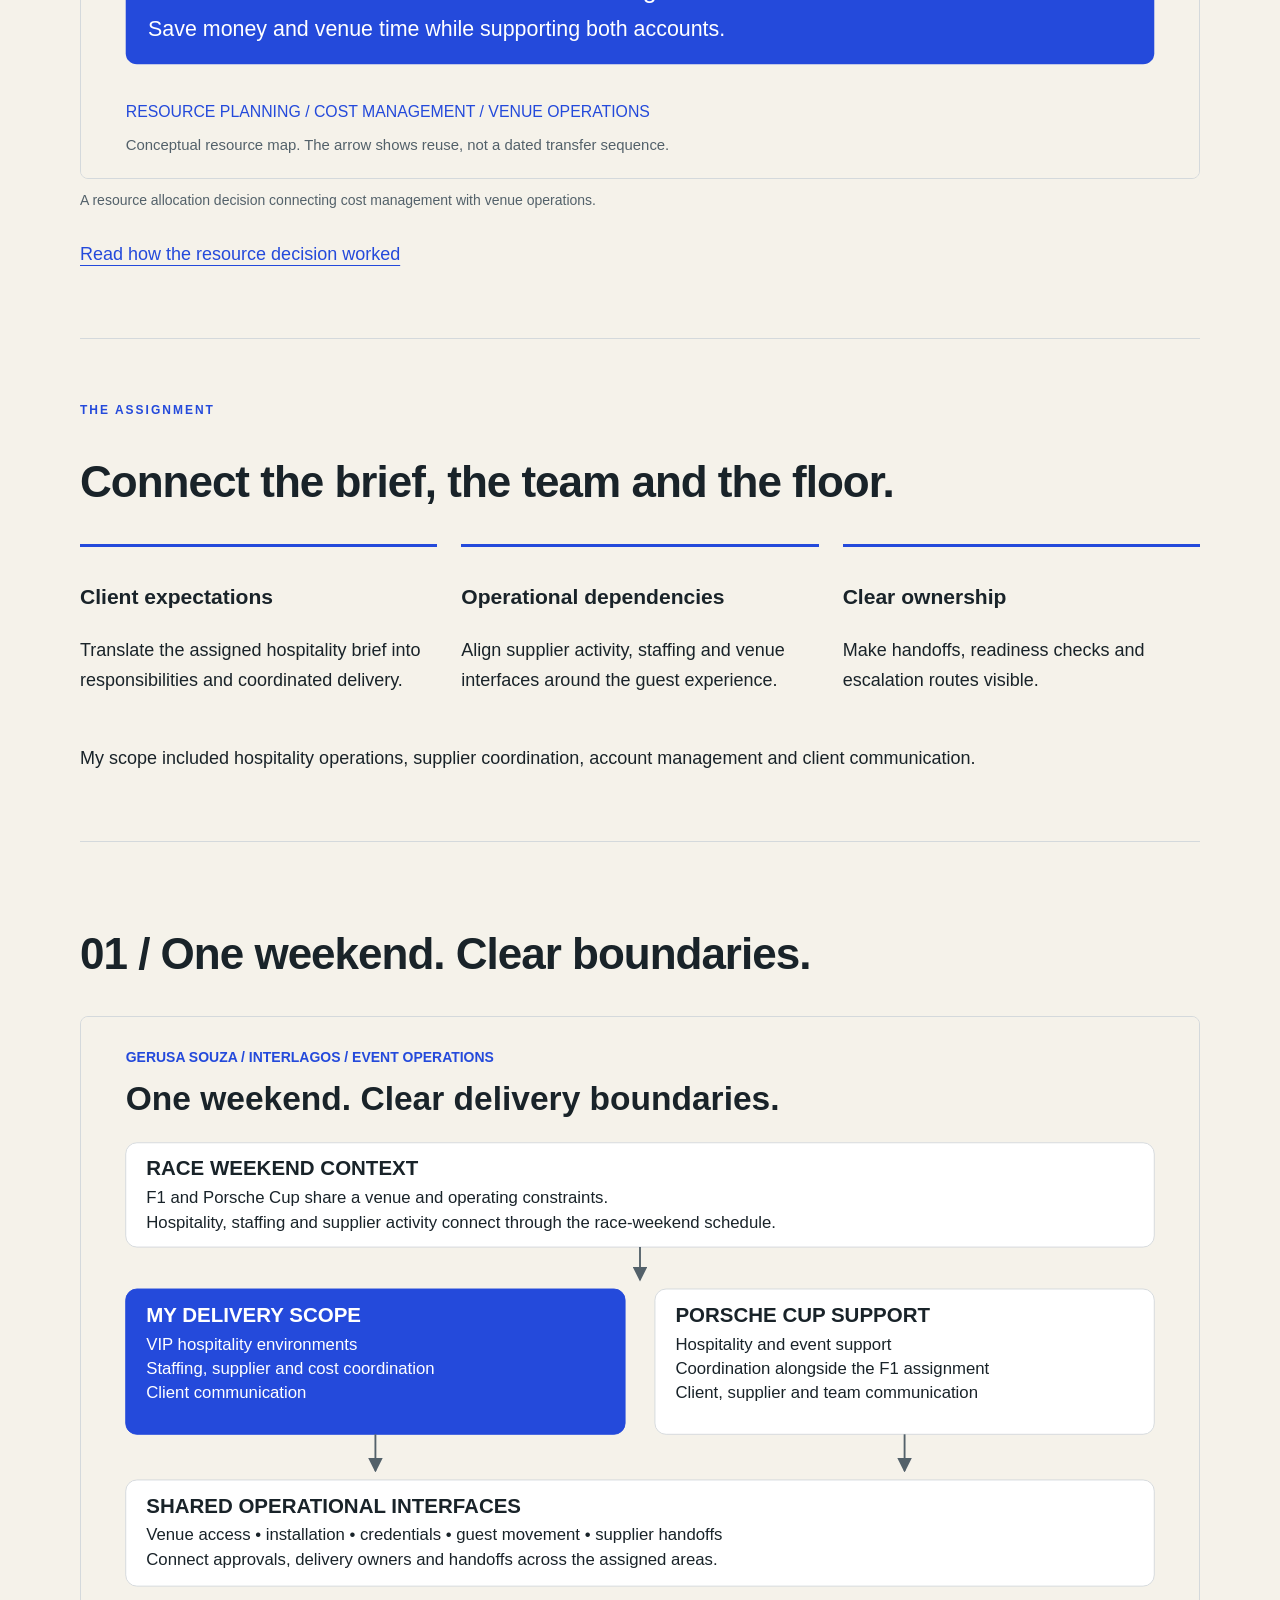
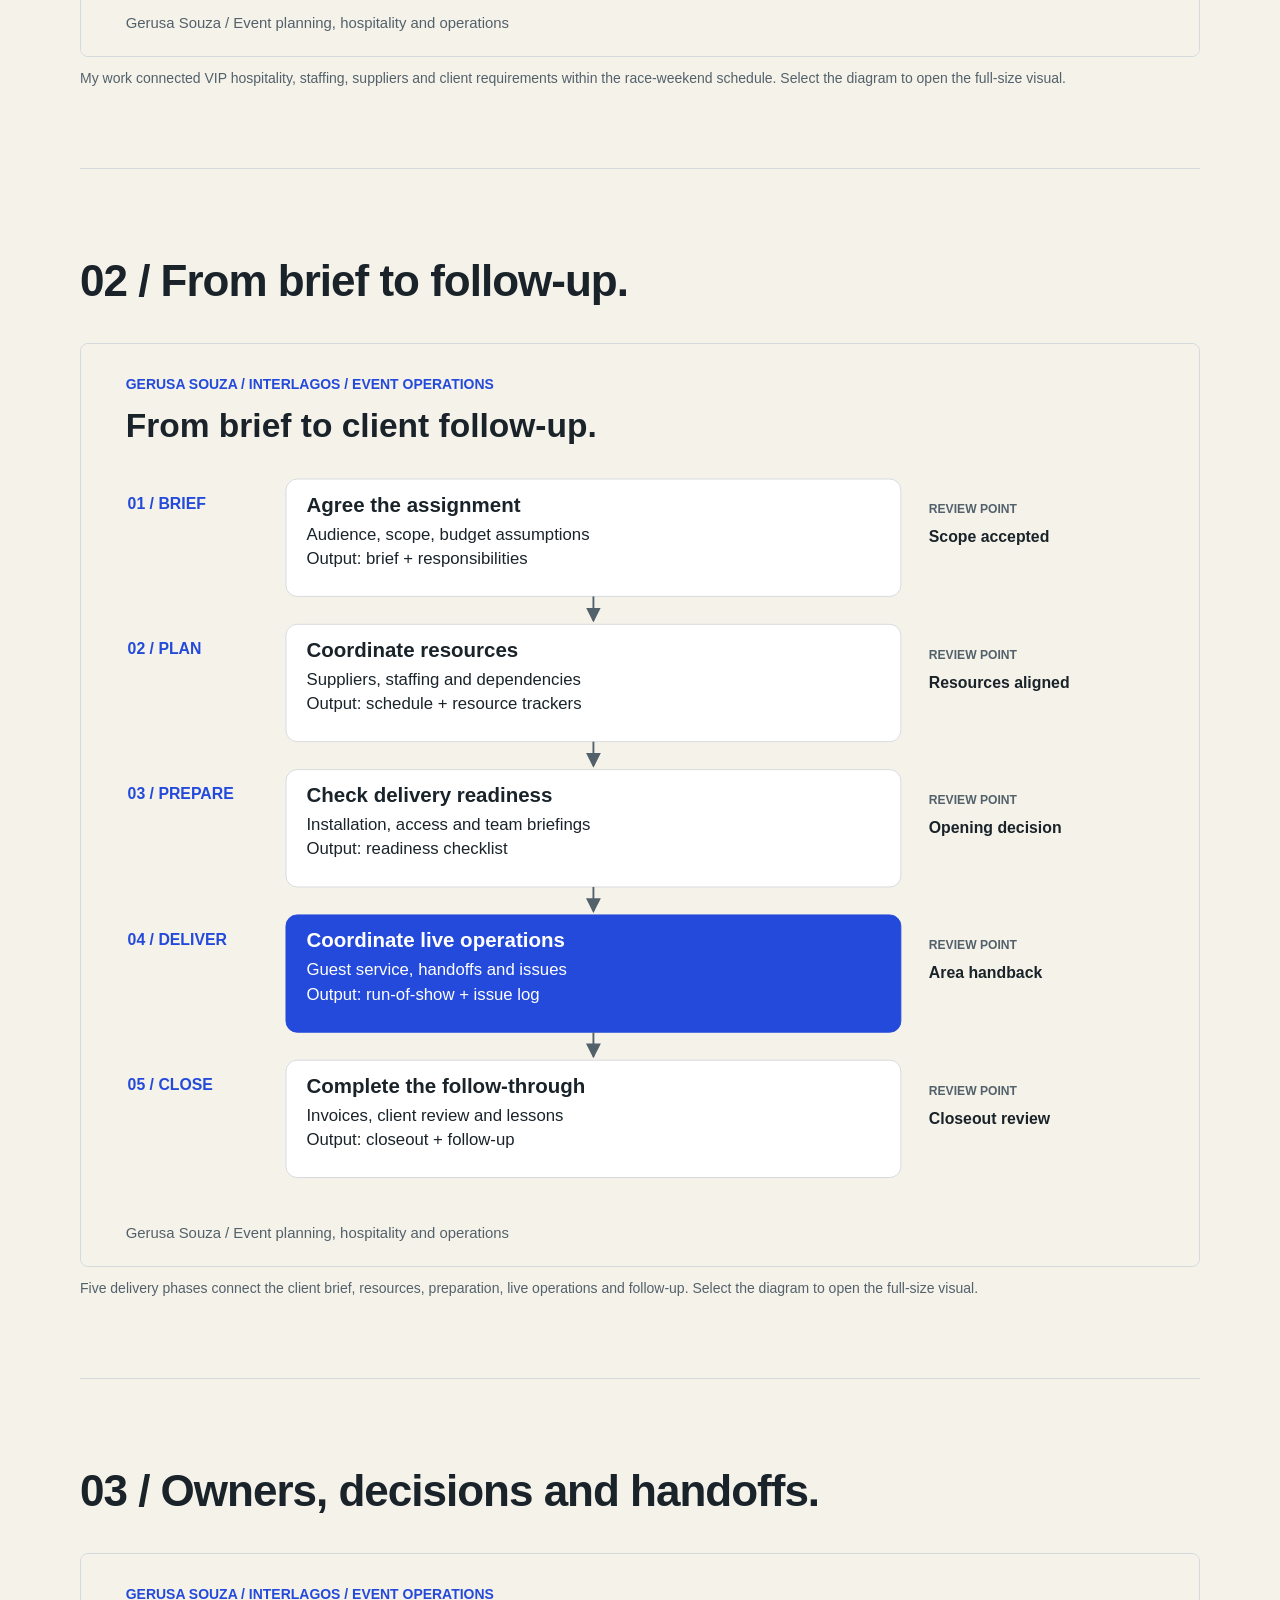
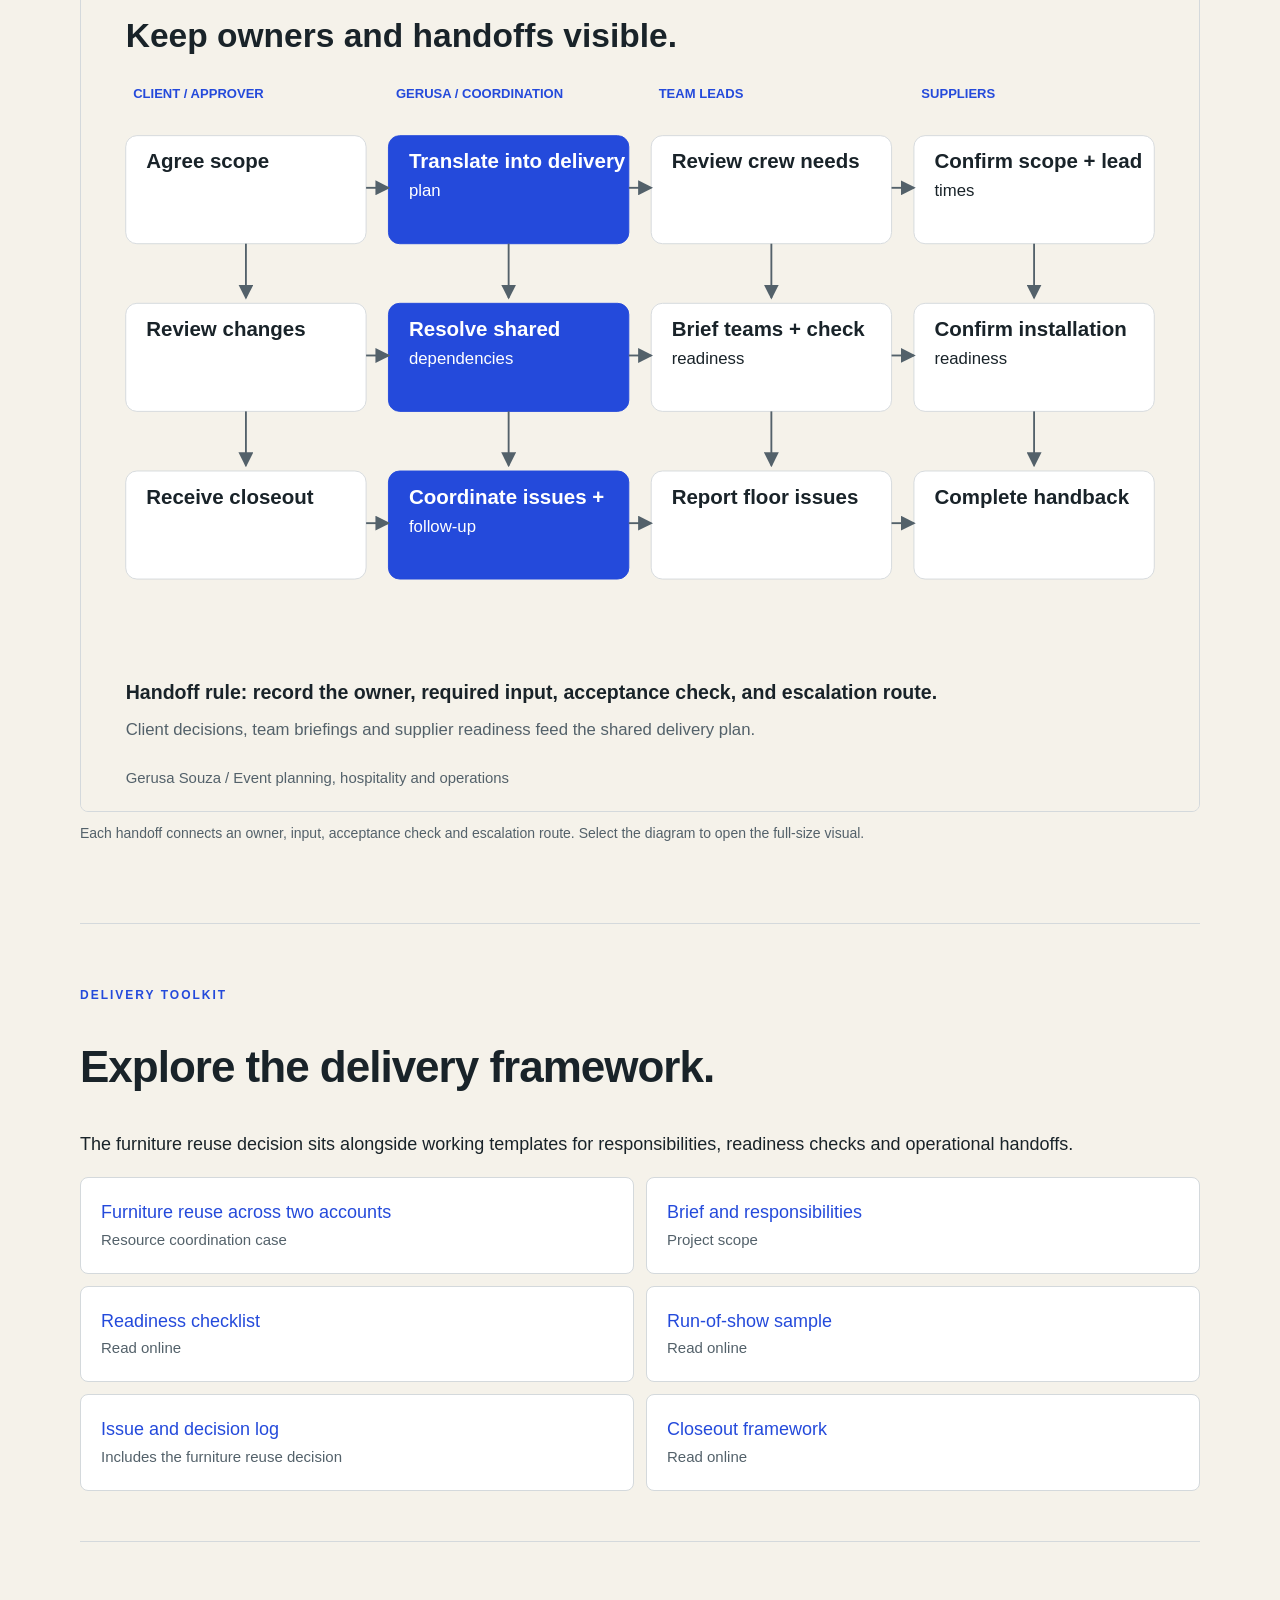
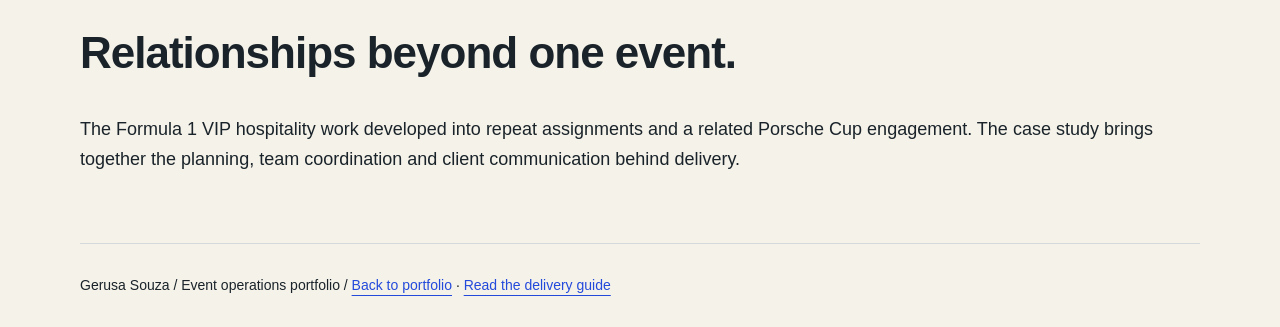
<file: projects/interlagos-event-operations/index.html>
<!doctype html><html lang="en"><head><meta charset="utf-8"><meta name="viewport" content="width=device-width,initial-scale=1"><title>Interlagos Event Operations | Gerusa Souza</title><meta name="description" content="A visual walkthrough of VIP hospitality coordination, event planning and team handoffs by Gerusa Souza."><link rel="stylesheet" href="style.css"><link rel="canonical" href="https://lamariah.github.io/STUDIES_AND_RESEARCH/projects/interlagos-event-operations/"></head><body><a class="skip" href="#content">Skip to case study</a><header><a href="../../index.html">GERUSA SOUZA / PORTFOLIO</a><nav aria-label="Case study"><a href="#decision">Key decision</a><a href="#overview">Overview</a><a href="#roadmap">Roadmap</a><a href="#workflow">Workflow</a><a href="resources.html">Delivery guide</a></nav></header><main id="content"><section class="hero"><p class="eyebrow">SÃO PAULO / MOTORSPORT HOSPITALITY</p><h1>Two accounts.<br>One resource strategy.</h1><p class="intro">At Interlagos, I coordinated the reuse of some Formula 1 furniture for Porsche Cup to save money and venue time while supporting two major accounts under tight budgets and production deadlines.</p><span class="tag">Formula 1 + Porsche Cup / Interlagos</span></section><section id="decision"><p class="eyebrow">THE DECISION BEHIND DELIVERY</p><h2>Make resources work across both accounts.</h2><div class="columns"><article><h3>The constraint</h3><p>Two major accounts, tight budgets and limited time for production and operations.</p></article><article><h3>My decision</h3><p>Coordinate the reuse of some F1 furniture for Porsche Cup, connecting resource allocation across both assignments.</p></article><article><h3>The result</h3><p>Save money and time at the venue while supporting both accounts.</p></article></div><figure><a href="visuals/04-furniture-reuse.svg"><img src="visuals/04-furniture-reuse.svg" alt="Some Formula 1 furniture reused for Porsche Cup to save money and venue time."></a><figcaption>A resource allocation decision connecting cost management with venue operations.</figcaption></figure><p><a href="resources.html#resource-coordination">Read how the resource decision worked</a></p></section><section><p class="eyebrow">THE ASSIGNMENT</p><h2>Connect the brief, the team and the floor.</h2><div class="columns"><article><h3>Client expectations</h3><p>Translate the assigned hospitality brief into responsibilities and coordinated delivery.</p></article><article><h3>Operational dependencies</h3><p>Align supplier activity, staffing and venue interfaces around the guest experience.</p></article><article><h3>Clear ownership</h3><p>Make handoffs, readiness checks and escalation routes visible.</p></article></div><p>My scope included hospitality operations, supplier coordination, account management and client communication.</p></section><section id="overview"><h2>01 / One weekend. Clear boundaries.</h2><figure><a href="visuals/01-event-overview.svg"><img src="visuals/01-event-overview.svg" alt="My work connected VIP hospitality, staffing, suppliers and client requirements within the race-weekend schedule."></a><figcaption>My work connected VIP hospitality, staffing, suppliers and client requirements within the race-weekend schedule. Select the diagram to open the full-size visual.</figcaption></figure></section><section id="roadmap"><h2>02 / From brief to follow-up.</h2><figure><a href="visuals/02-delivery-roadmap.svg"><img src="visuals/02-delivery-roadmap.svg" alt="Five delivery phases connect the client brief, resources, preparation, live operations and follow-up."></a><figcaption>Five delivery phases connect the client brief, resources, preparation, live operations and follow-up. Select the diagram to open the full-size visual.</figcaption></figure></section><section id="workflow"><h2>03 / Owners, decisions and handoffs.</h2><figure><a href="visuals/03-team-workflow.svg"><img src="visuals/03-team-workflow.svg" alt="Each handoff connects an owner, input, acceptance check and escalation route."></a><figcaption>Each handoff connects an owner, input, acceptance check and escalation route. Select the diagram to open the full-size visual.</figcaption></figure></section><section id="deliverables"><p class="eyebrow">DELIVERY TOOLKIT</p><h2>Explore the delivery framework.</h2><p>The furniture reuse decision sits alongside working templates for responsibilities, readiness checks and operational handoffs.</p><div class="files"><a href="resources.html#resource-coordination">Furniture reuse across two accounts<small>Resource coordination case</small></a><a href="resources.html#brief">Brief and responsibilities<small>Project scope</small></a><a href="resources.html#readiness">Readiness checklist<small>Read online</small></a><a href="resources.html#run-of-show">Run-of-show sample<small>Read online</small></a><a href="resources.html#decision-log">Issue and decision log<small>Includes the furniture reuse decision</small></a><a href="resources.html#closeout">Closeout framework<small>Read online</small></a></div></section><section><h2>Relationships beyond one event.</h2><p>The Formula 1 VIP hospitality work developed into repeat assignments and a related Porsche Cup engagement. The case study brings together the planning, team coordination and client communication behind delivery.</p></section></main><footer>Gerusa Souza / Event operations portfolio / <a href="../../index.html">Back to portfolio</a> · <a href="resources.html">Read the delivery guide</a></footer></body></html>
</file>
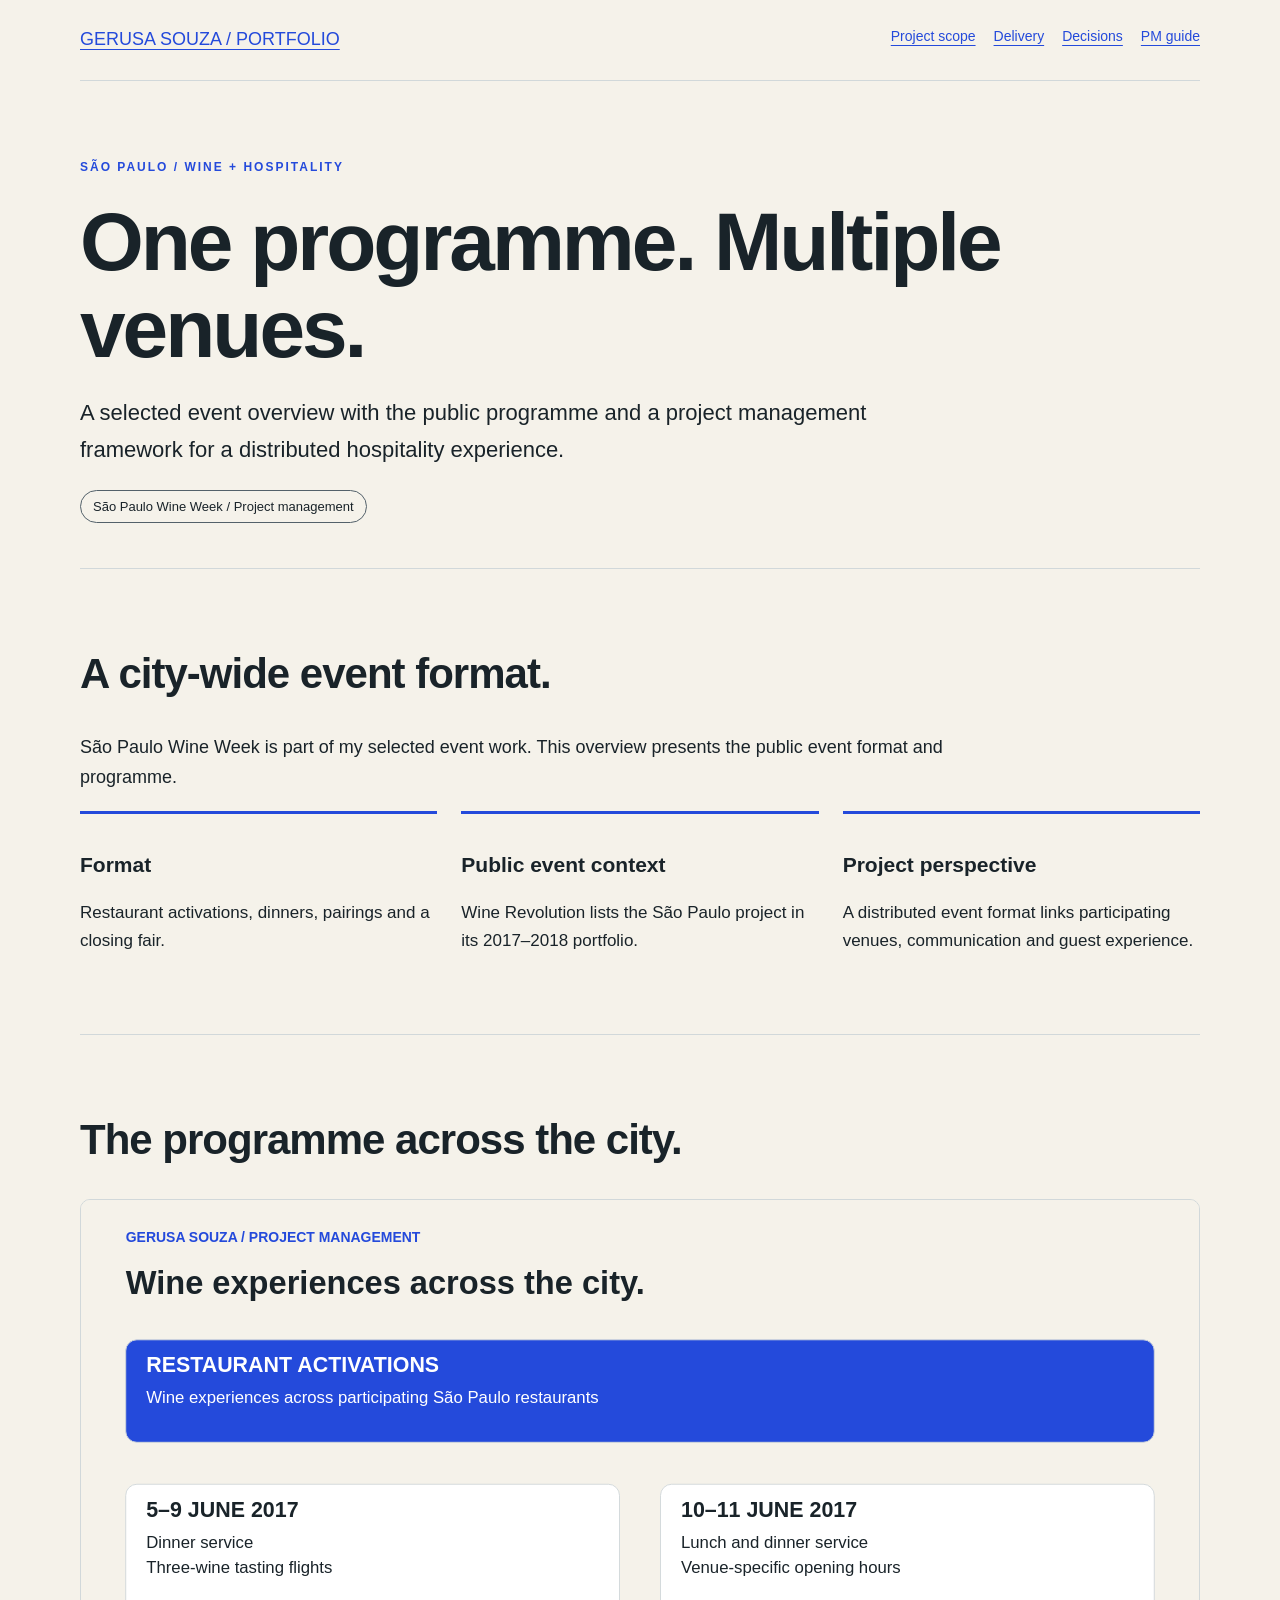
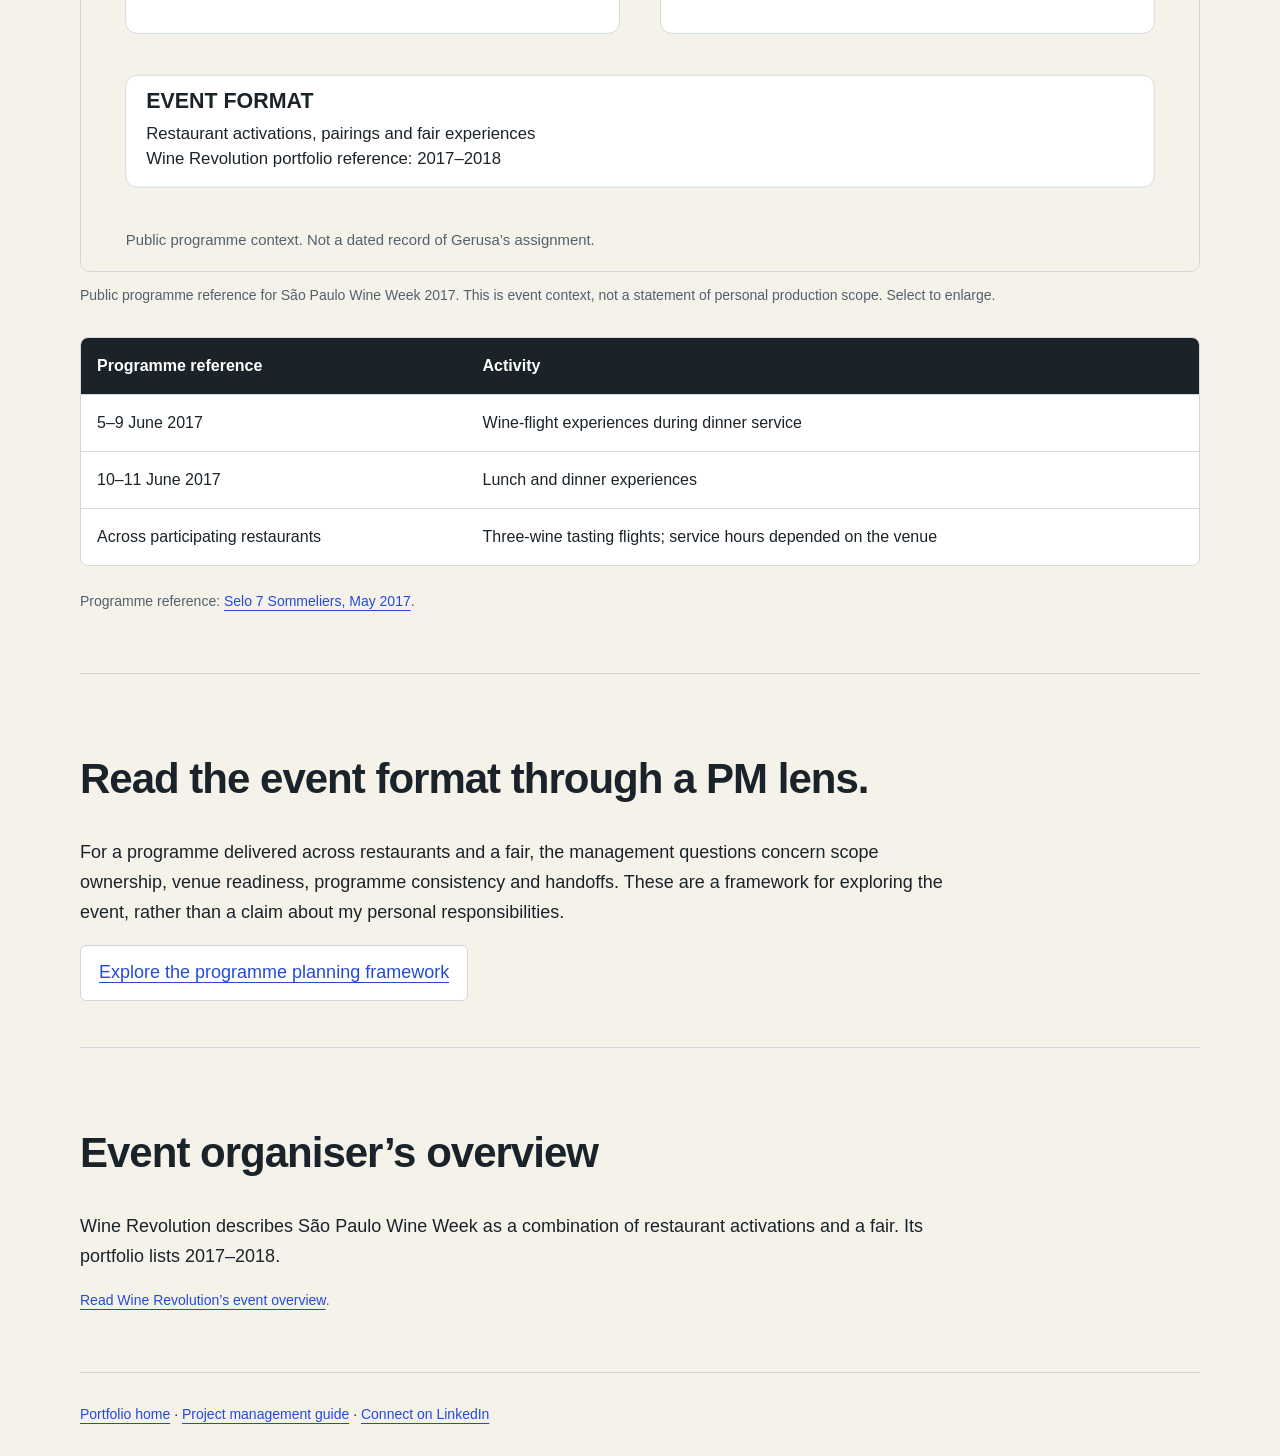
<file: projects/sao-paulo-wine-week/index.html>
<!doctype html><html lang="en"><head><meta charset="utf-8"><meta name="viewport" content="width=device-width,initial-scale=1"><title>São Paulo Wine Week | Gerusa Souza</title><meta name="description" content="A selected event overview with the public programme and a project management framework for a distributed hospitality experience."><link rel="stylesheet" href="../events.css"><link rel="canonical" href="https://lamariah.github.io/STUDIES_AND_RESEARCH/projects/sao-paulo-wine-week/"></head><body><a class="skip" href="#content">Skip to case study</a><div class="wrap"><header><a href="../../index.html">GERUSA SOUZA / PORTFOLIO</a><nav aria-label="Project navigation"><a href="#scope">Project scope</a><a href="#delivery">Delivery</a><a href="#decisions">Decisions</a><a href="resources.html">PM guide</a></nav></header><main id="content"><section class="hero"><p class="eyebrow">SÃO PAULO / WINE + HOSPITALITY</p><h1>One programme. Multiple venues.</h1><p class="intro">A selected event overview with the public programme and a project management framework for a distributed hospitality experience.</p><span class="tag">São Paulo Wine Week / Project management</span></section><section id="scope"><h2>A city-wide event format.</h2><p>São Paulo Wine Week is part of my selected event work. This overview presents the public event format and programme.</p><div class="grid"><article><h3>Format</h3><p>Restaurant activations, dinners, pairings and a closing fair.</p></article><article><h3>Public event context</h3><p>Wine Revolution lists the São Paulo project in its 2017–2018 portfolio.</p></article><article><h3>Project perspective</h3><p>A distributed event format links participating venues, communication and guest experience.</p></article></div></section><section id="delivery"><h2>The programme across the city.</h2><figure><a href="visuals/programme.svg"><img src="visuals/programme.svg" alt="Public programme reference for São Paulo Wine Week 2017. This is event context, not a statement of personal production scope."></a><figcaption>Public programme reference for São Paulo Wine Week 2017. This is event context, not a statement of personal production scope. Select to enlarge.</figcaption></figure><div class="table-scroll" tabindex="0" role="region" aria-label="Project management table"><table><thead><tr><th scope="col">Programme reference</th><th scope="col">Activity</th></tr></thead><tbody><tr><td>5–9 June 2017</td><td>Wine-flight experiences during dinner service</td></tr><tr><td>10–11 June 2017</td><td>Lunch and dinner experiences</td></tr><tr><td>Across participating restaurants</td><td>Three-wine tasting flights; service hours depended on the venue</td></tr></tbody></table></div><p class="source">Programme reference: <a href="https://selo7s.wordpress.com/2017/05/27/www-selo7s-wordpress-comwine-week/" target="_blank" rel="noreferrer">Selo 7 Sommeliers, May 2017</a>.</p></section><section id="decisions"><h2>Read the event format through a PM lens.</h2><p>For a programme delivered across restaurants and a fair, the management questions concern scope ownership, venue readiness, programme consistency and handoffs. These are a framework for exploring the event, rather than a claim about my personal responsibilities.</p><div class="links"><a href="resources.html">Explore the programme planning framework</a></div></section><section id="programme"><h2>Event organiser’s overview</h2><p>Wine Revolution describes São Paulo Wine Week as a combination of restaurant activations and a fair. Its portfolio lists 2017–2018.</p><p class="source"><a href="https://www.winerevolution.net/sao-paulo-wine-week" target="_blank" rel="noreferrer">Read Wine Revolution’s event overview</a>.</p></section></main><footer><a href="../../index.html">Portfolio home</a> · <a href="resources.html">Project management guide</a> · <a href="https://www.linkedin.com/in/gms123456/">Connect on LinkedIn</a></footer></div></body></html>
</file>
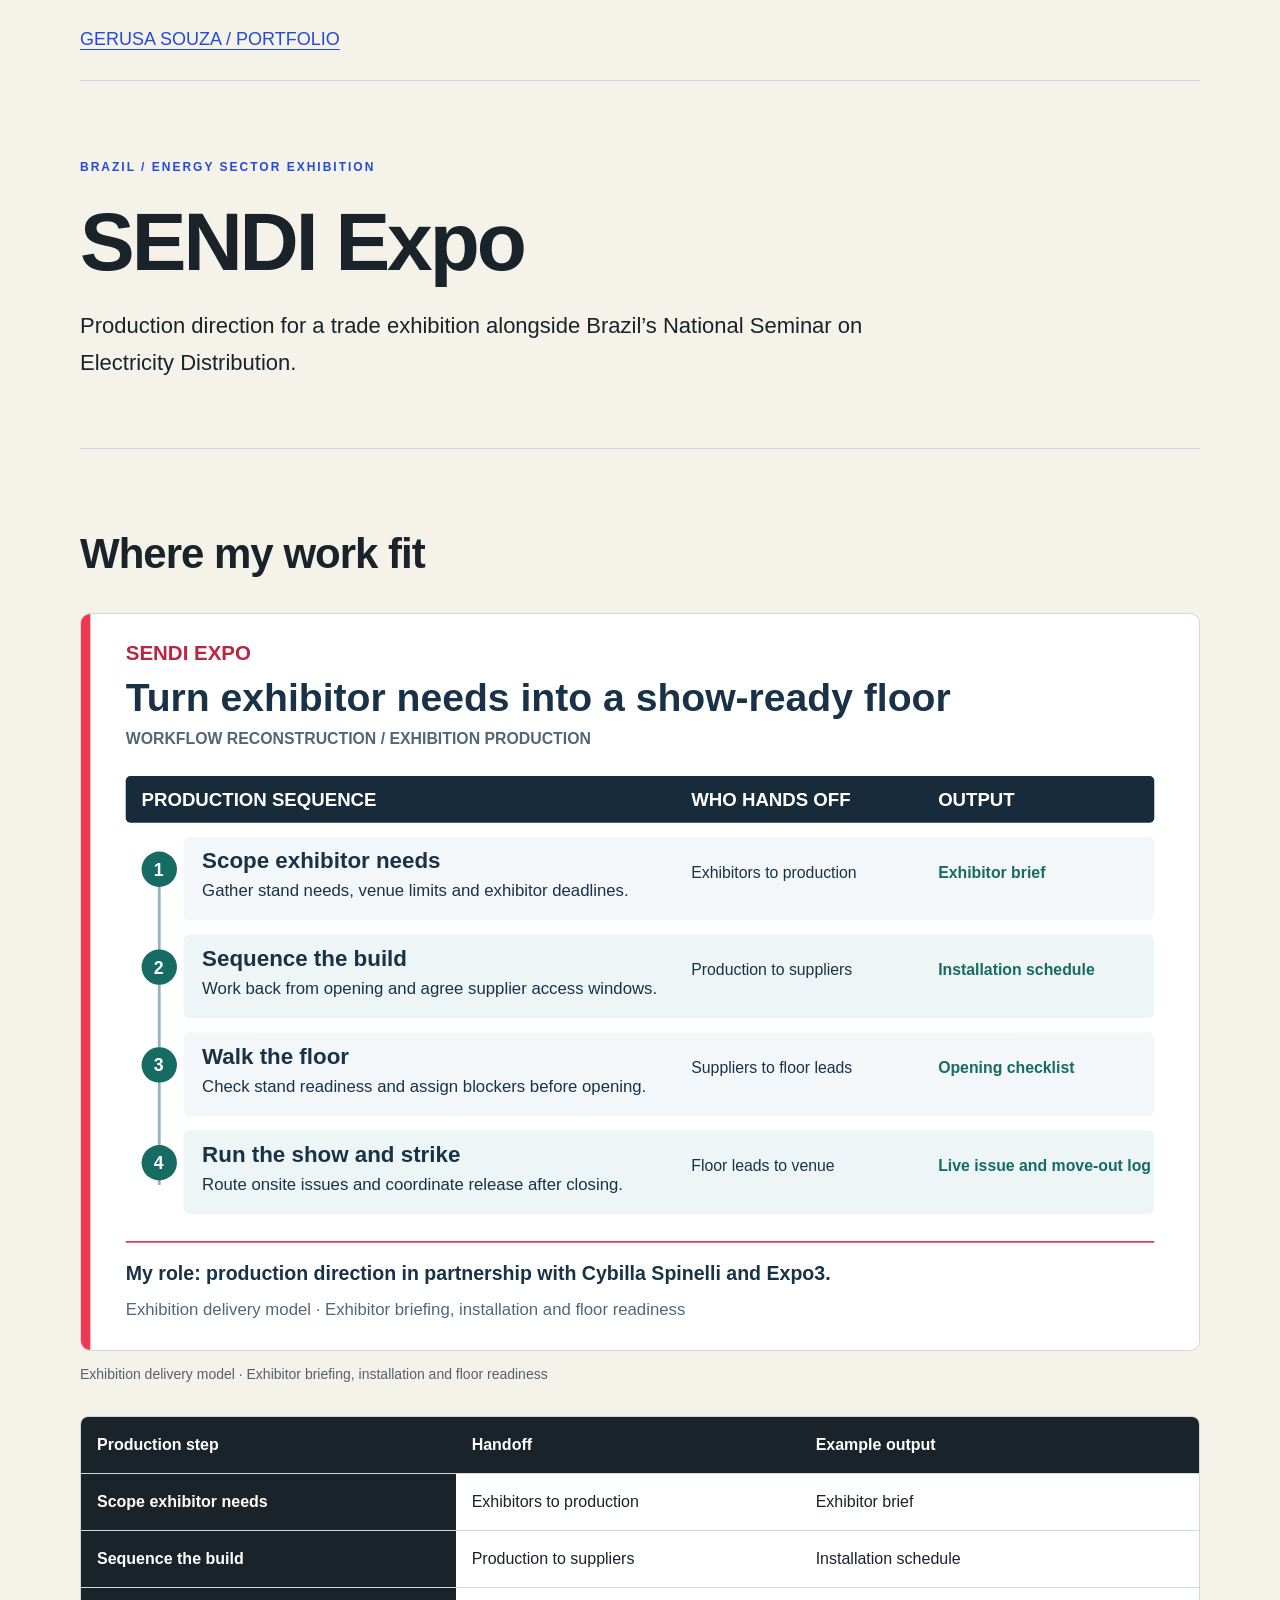
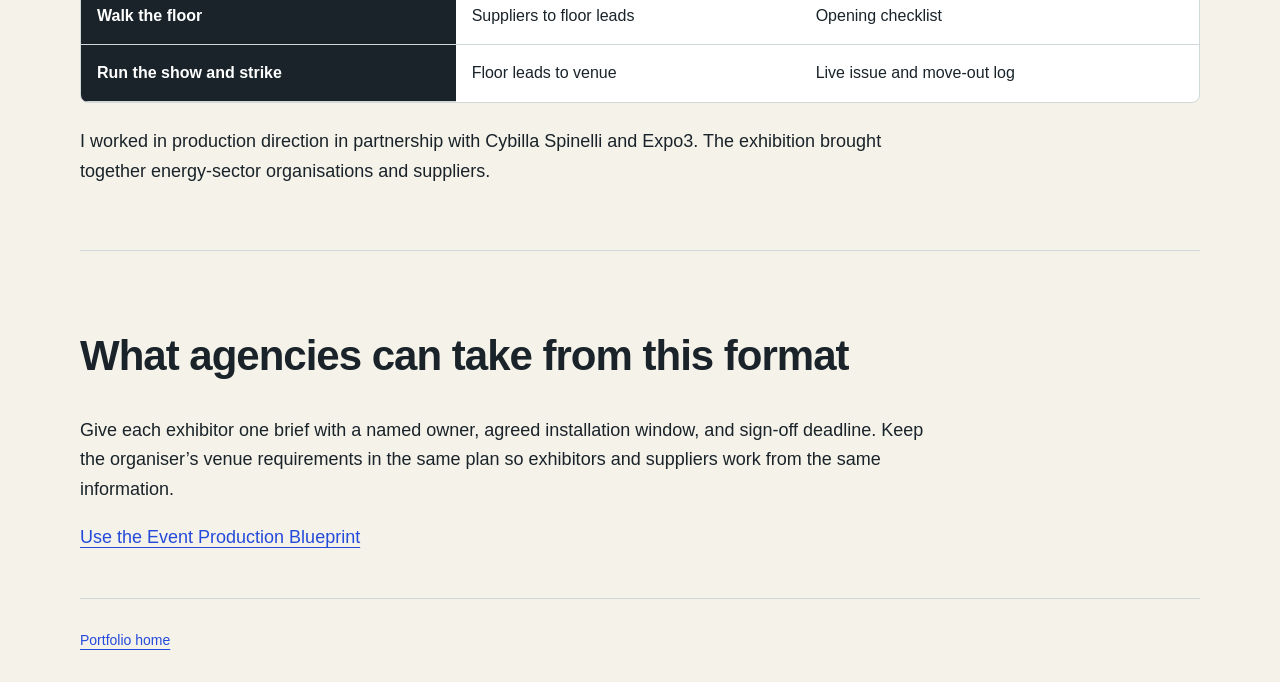
<file: projects/sendi-expo/index.html>
<!doctype html><html lang="en"><head><meta charset="utf-8"><meta name="viewport" content="width=device-width,initial-scale=1"><title>SENDI Expo | Gerusa Souza</title><link rel="stylesheet" href="../events.css"></head><body><div class="wrap"><header><a href="../../index.html">GERUSA SOUZA / PORTFOLIO</a></header><main><section class="hero"><p class="eyebrow">BRAZIL / ENERGY SECTOR EXHIBITION</p><h1>SENDI Expo</h1><p class="intro">Production direction for a trade exhibition alongside Brazil’s National Seminar on Electricity Distribution.</p></section><section><h2>Where my work fit</h2><figure><a href="visuals/expo-walkthrough.svg"><img src="visuals/expo-walkthrough.svg" alt="Four panels showing the SENDI event context, exhibitor mix, my production role and an exhibition planning lens"></a><figcaption>Exhibition delivery model · Exhibitor briefing, installation and floor readiness</figcaption></figure><div class="table-scroll"><table><thead><tr><th scope="col">Production step</th><th scope="col">Handoff</th><th scope="col">Example output</th></tr></thead><tbody><tr><th scope="row">Scope exhibitor needs</th><td>Exhibitors to production</td><td>Exhibitor brief</td></tr><tr><th scope="row">Sequence the build</th><td>Production to suppliers</td><td>Installation schedule</td></tr><tr><th scope="row">Walk the floor</th><td>Suppliers to floor leads</td><td>Opening checklist</td></tr><tr><th scope="row">Run the show and strike</th><td>Floor leads to venue</td><td>Live issue and move-out log</td></tr></tbody></table></div><p>I worked in production direction in partnership with Cybilla Spinelli and Expo3. The exhibition brought together energy-sector organisations and suppliers.</p></section><section><h2>What agencies can take from this format</h2><p>Give each exhibitor one brief with a named owner, agreed installation window, and sign-off deadline. Keep the organiser’s venue requirements in the same plan so exhibitors and suppliers work from the same information.</p><a href="../event-production-blueprint/">Use the Event Production Blueprint</a></section></main><footer><a href="../../index.html">Portfolio home</a></footer></div></body></html>
</file>
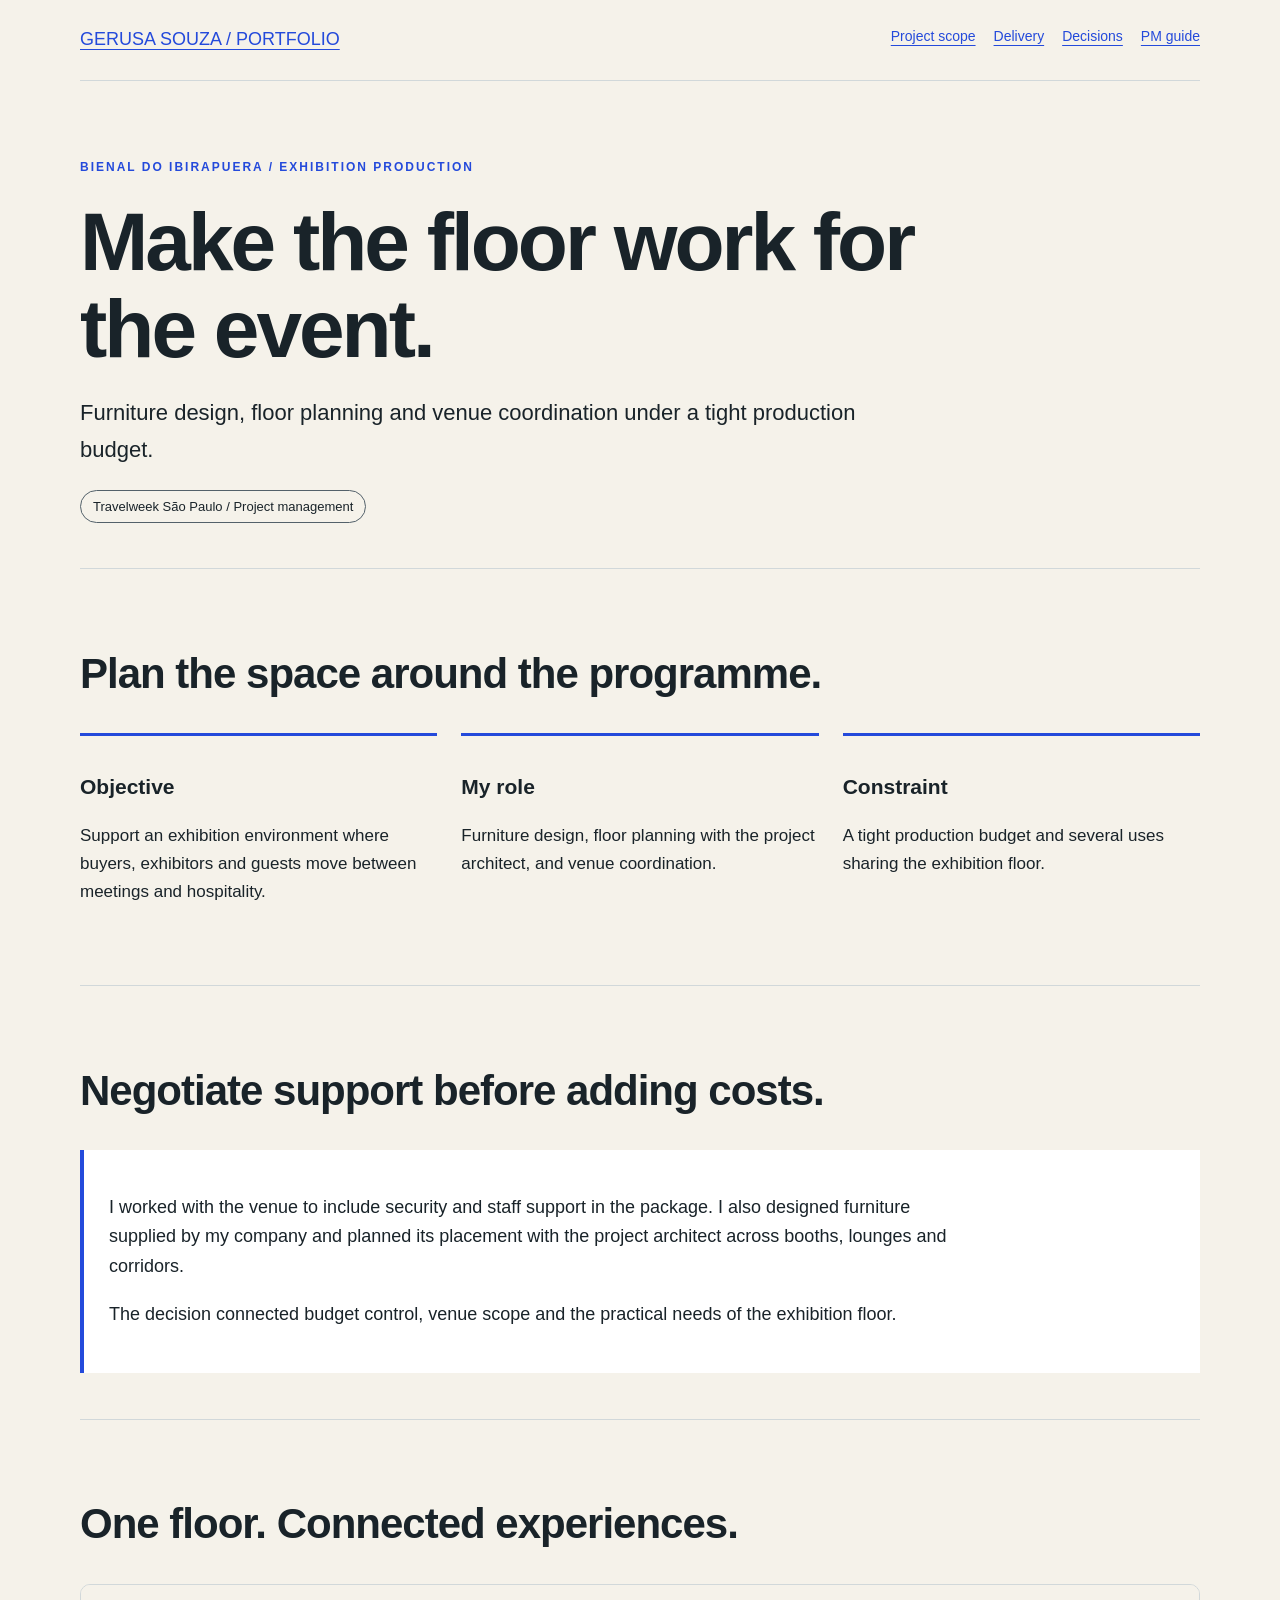
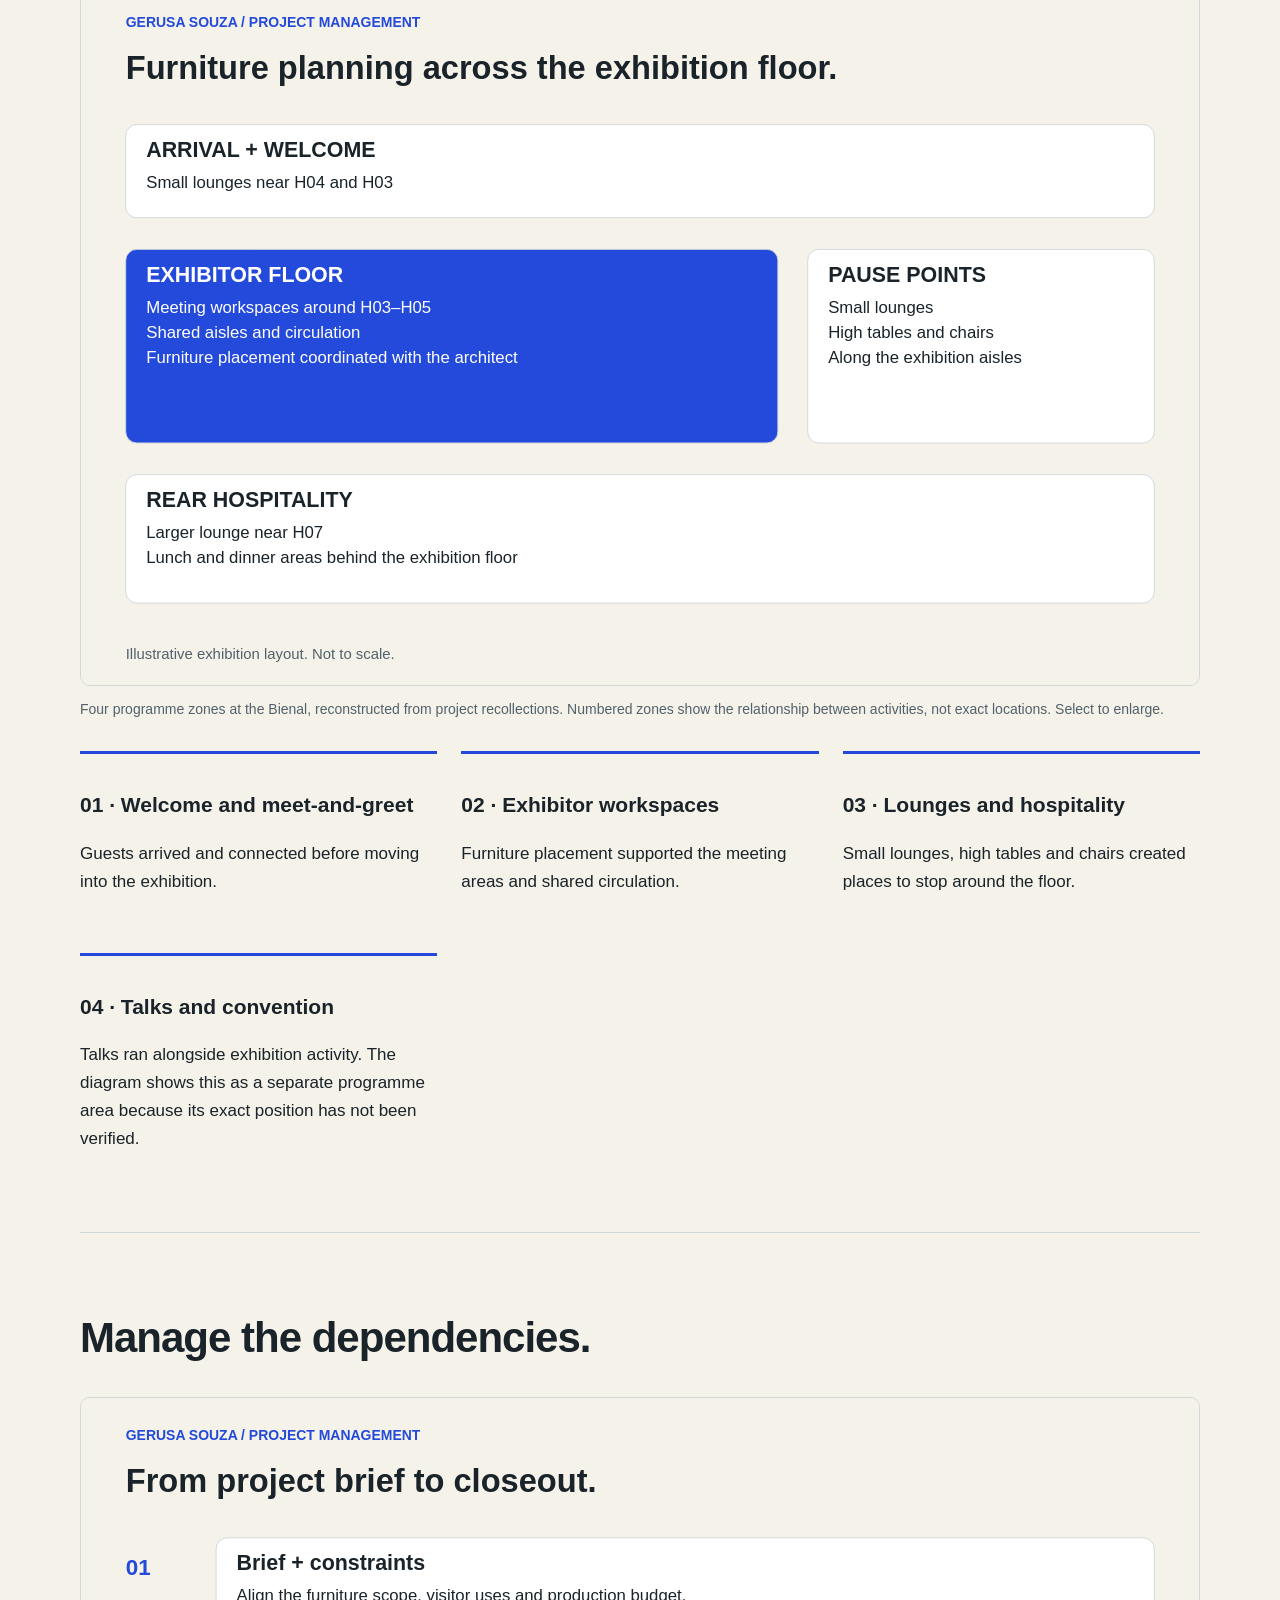
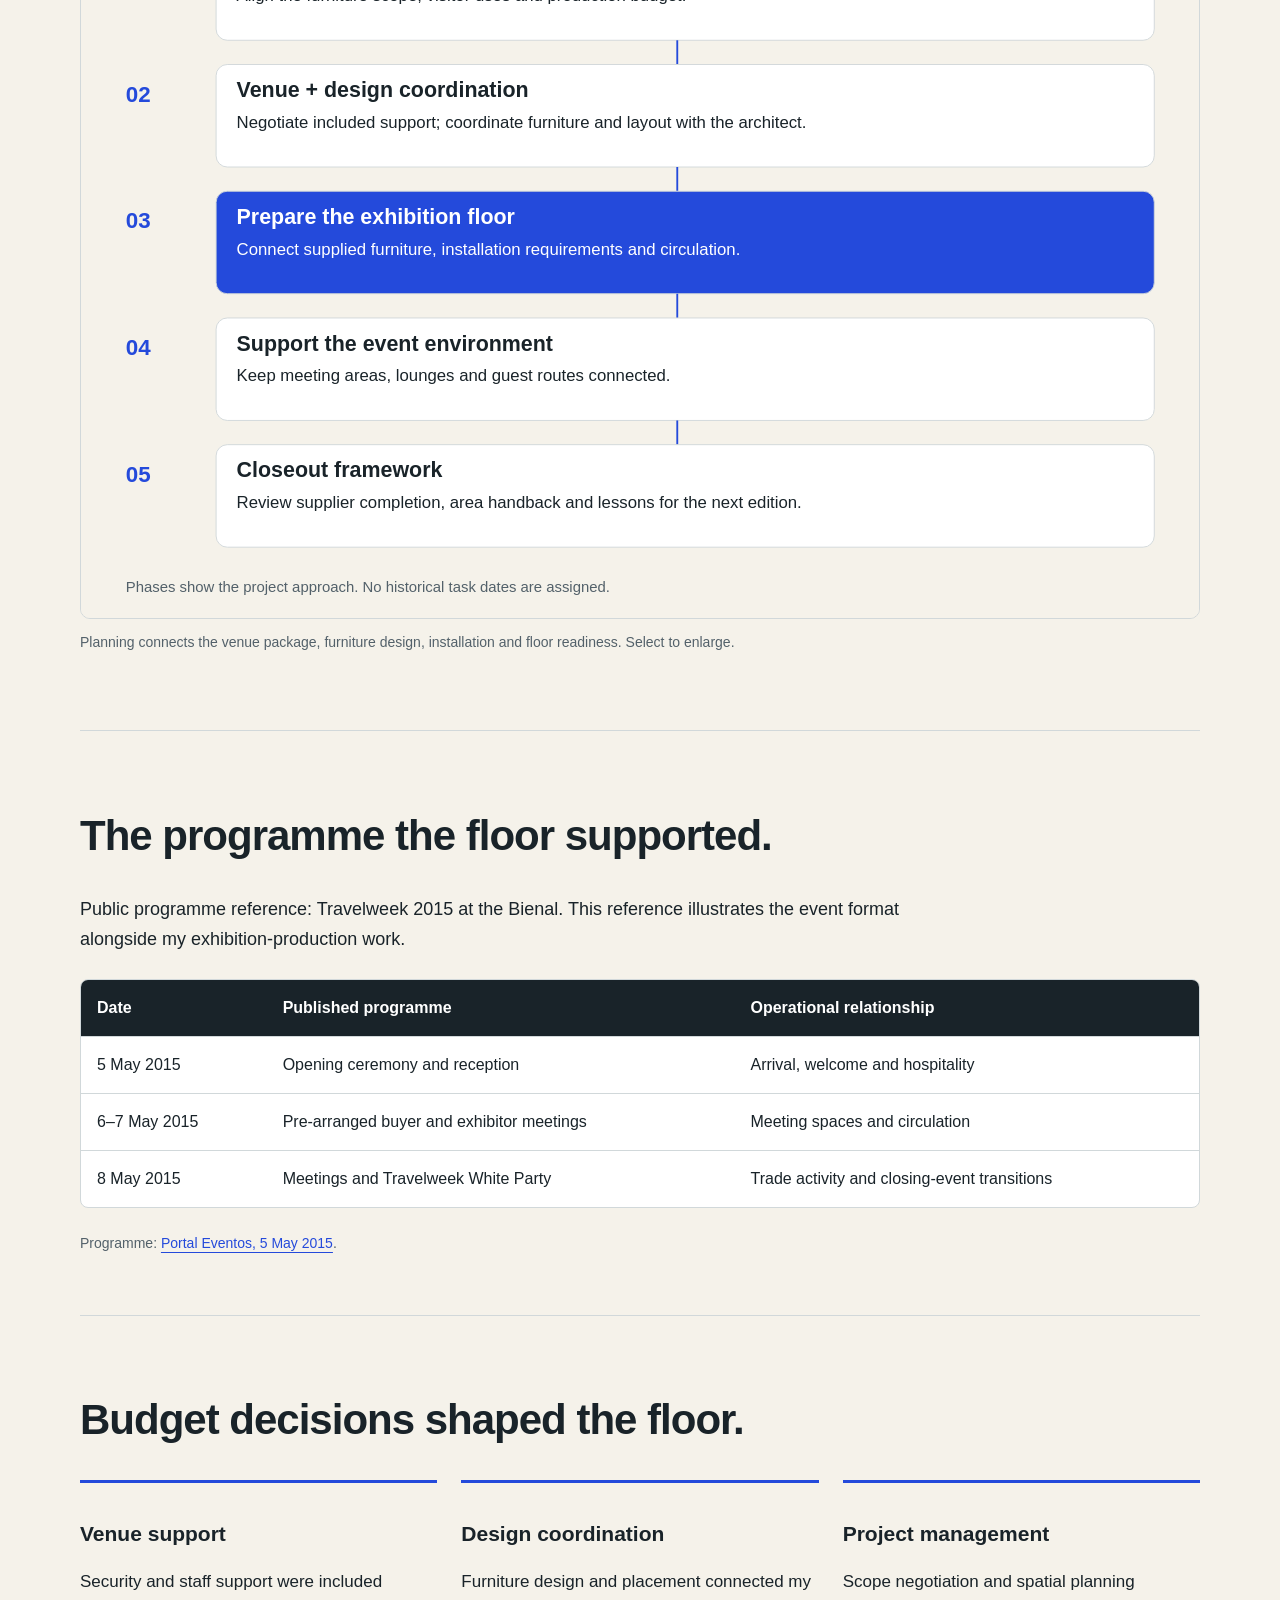
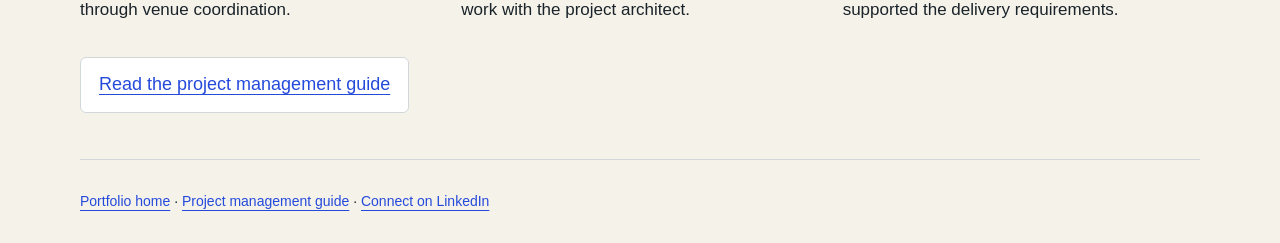
<file: projects/travelweek-sao-paulo/index.html>
<!doctype html><html lang="en"><head><meta charset="utf-8"><meta name="viewport" content="width=device-width,initial-scale=1"><title>Travelweek São Paulo | Gerusa Souza</title><meta name="description" content="Furniture design, floor planning and venue coordination under a tight production budget."><link rel="stylesheet" href="../events.css"><link rel="canonical" href="https://lamariah.github.io/STUDIES_AND_RESEARCH/projects/travelweek-sao-paulo/"></head><body><a class="skip" href="#content">Skip to case study</a><div class="wrap"><header><a href="../../index.html">GERUSA SOUZA / PORTFOLIO</a><nav aria-label="Project navigation"><a href="#scope">Project scope</a><a href="#delivery">Delivery</a><a href="#decisions">Decisions</a><a href="resources.html">PM guide</a></nav></header><main id="content"><section class="hero"><p class="eyebrow">BIENAL DO IBIRAPUERA / EXHIBITION PRODUCTION</p><h1>Make the floor work for the event.</h1><p class="intro">Furniture design, floor planning and venue coordination under a tight production budget.</p><span class="tag">Travelweek São Paulo / Project management</span></section><section id="scope"><h2>Plan the space around the programme.</h2><div class="grid"><article><h3>Objective</h3><p>Support an exhibition environment where buyers, exhibitors and guests move between meetings and hospitality.</p></article><article><h3>My role</h3><p>Furniture design, floor planning with the project architect, and venue coordination.</p></article><article><h3>Constraint</h3><p>A tight production budget and several uses sharing the exhibition floor.</p></article></div></section><section id="decisions"><h2>Negotiate support before adding costs.</h2><div class="decision"><p>I worked with the venue to include security and staff support in the package. I also designed furniture supplied by my company and planned its placement with the project architect across booths, lounges and corridors.</p><p>The decision connected budget control, venue scope and the practical needs of the exhibition floor.</p></div></section><section id="delivery"><h2>One floor. Connected experiences.</h2><figure><a href="visuals/floor-zones.svg"><img src="visuals/floor-zones.svg" alt="Furniture and hospitality zoning walkthrough at the Bienal. Schematic, not an architectural floor plan."></a><figcaption>Four programme zones at the Bienal, reconstructed from project recollections. Numbered zones show the relationship between activities, not exact locations. Select to enlarge.</figcaption></figure><div class="grid"><article><h3>01 · Welcome and meet-and-greet</h3><p>Guests arrived and connected before moving into the exhibition.</p></article><article><h3>02 · Exhibitor workspaces</h3><p>Furniture placement supported the meeting areas and shared circulation.</p></article><article><h3>03 · Lounges and hospitality</h3><p>Small lounges, high tables and chairs created places to stop around the floor.</p></article><article><h3>04 · Talks and convention</h3><p>Talks ran alongside exhibition activity. The diagram shows this as a separate programme area because its exact position has not been verified.</p></article></div></section><section id="roadmap"><h2>Manage the dependencies.</h2><figure><a href="visuals/delivery-roadmap.svg"><img src="visuals/delivery-roadmap.svg" alt="Planning connects the venue package, furniture design, installation and floor readiness."></a><figcaption>Planning connects the venue package, furniture design, installation and floor readiness. Select to enlarge.</figcaption></figure></section><section id="programme"><h2>The programme the floor supported.</h2><p>Public programme reference: Travelweek 2015 at the Bienal. This reference illustrates the event format alongside my exhibition-production work.</p><div class="table-scroll" tabindex="0" role="region" aria-label="Project management table"><table><thead><tr><th scope="col">Date</th><th scope="col">Published programme</th><th scope="col">Operational relationship</th></tr></thead><tbody><tr><td>5 May 2015</td><td>Opening ceremony and reception</td><td>Arrival, welcome and hospitality</td></tr><tr><td>6–7 May 2015</td><td>Pre-arranged buyer and exhibitor meetings</td><td>Meeting spaces and circulation</td></tr><tr><td>8 May 2015</td><td>Meetings and Travelweek White Party</td><td>Trade activity and closing-event transitions</td></tr></tbody></table></div><p class="source">Programme: <a href="https://www.portaleventos.com.br/news/Comeca-a-Travelweek-2015" target="_blank" rel="noreferrer">Portal Eventos, 5 May 2015</a>.</p></section><section id="result"><h2>Budget decisions shaped the floor.</h2><div class="grid"><article><h3>Venue support</h3><p>Security and staff support were included through venue coordination.</p></article><article><h3>Design coordination</h3><p>Furniture design and placement connected my work with the project architect.</p></article><article><h3>Project management</h3><p>Scope negotiation and spatial planning supported the delivery requirements.</p></article></div><div class="links"><a href="resources.html">Read the project management guide</a></div></section></main><footer><a href="../../index.html">Portfolio home</a> · <a href="resources.html">Project management guide</a> · <a href="https://www.linkedin.com/in/gms123456/">Connect on LinkedIn</a></footer></div></body></html>
</file>
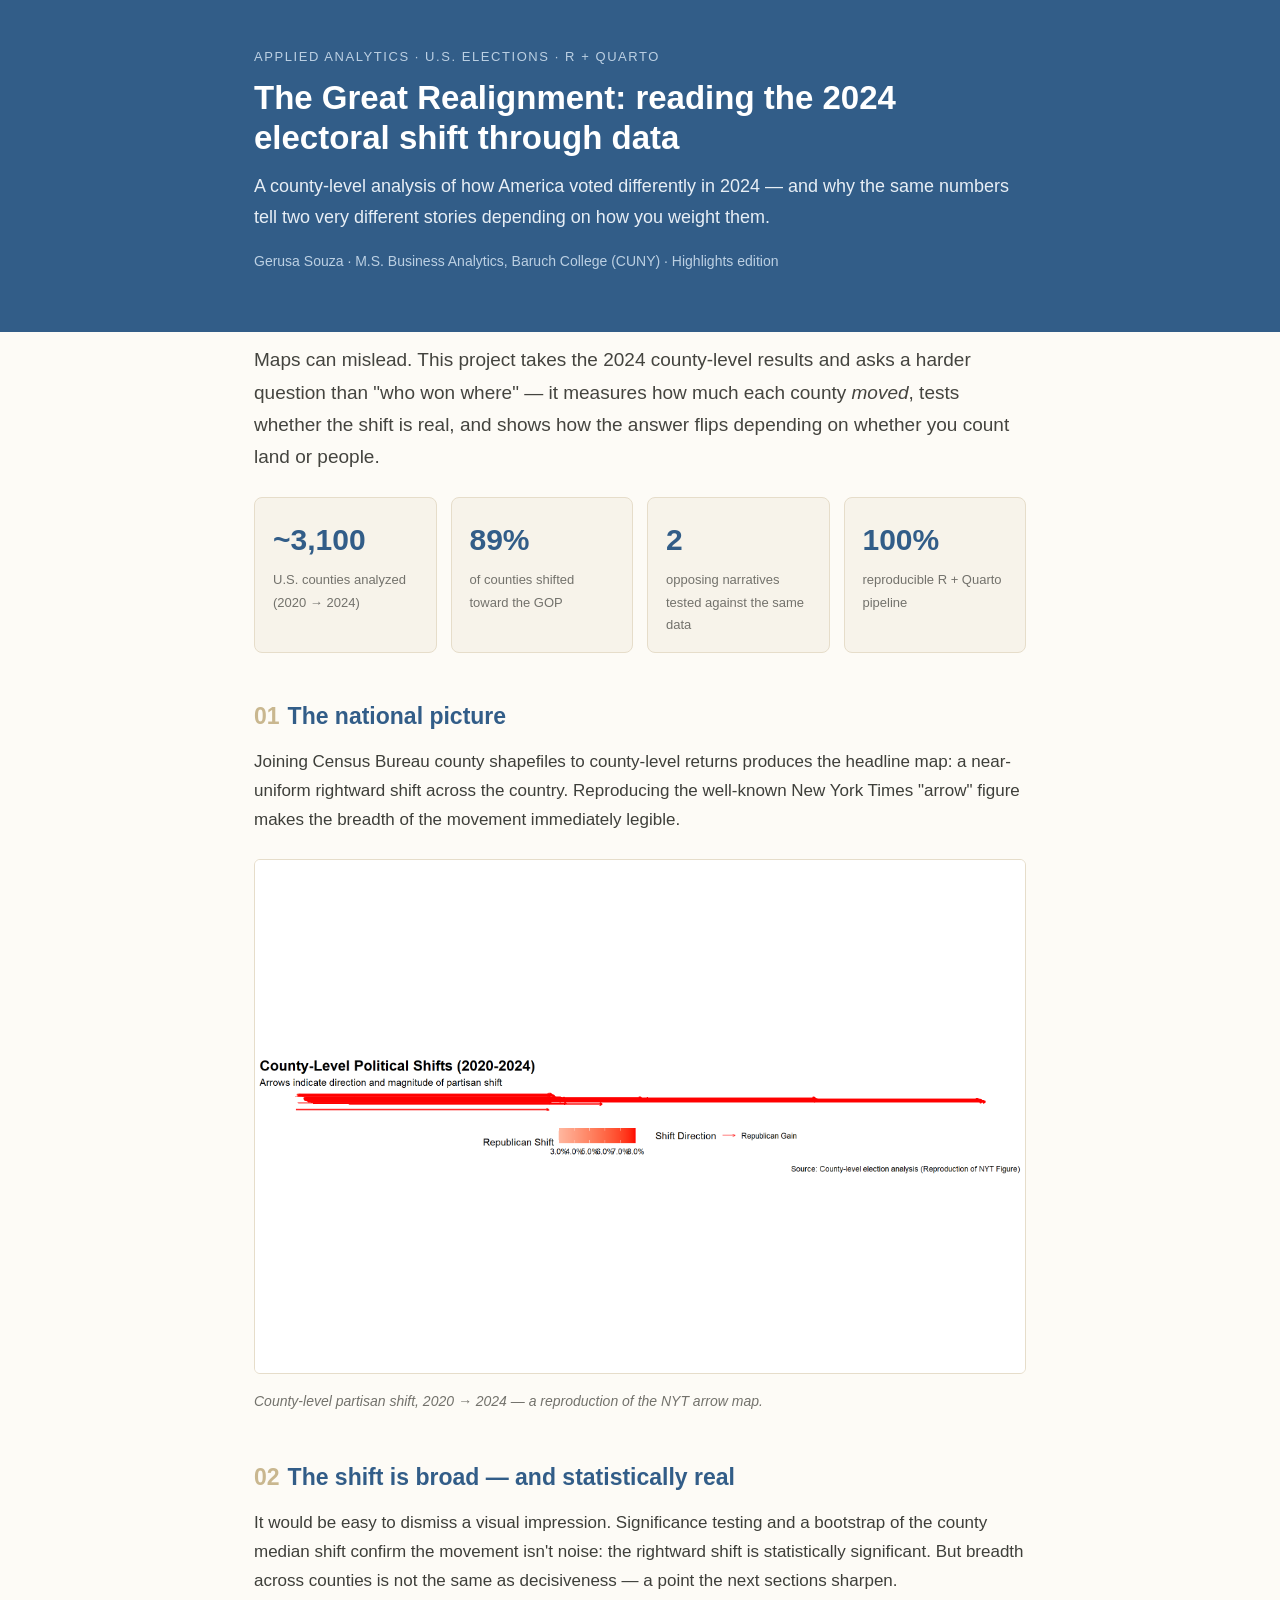
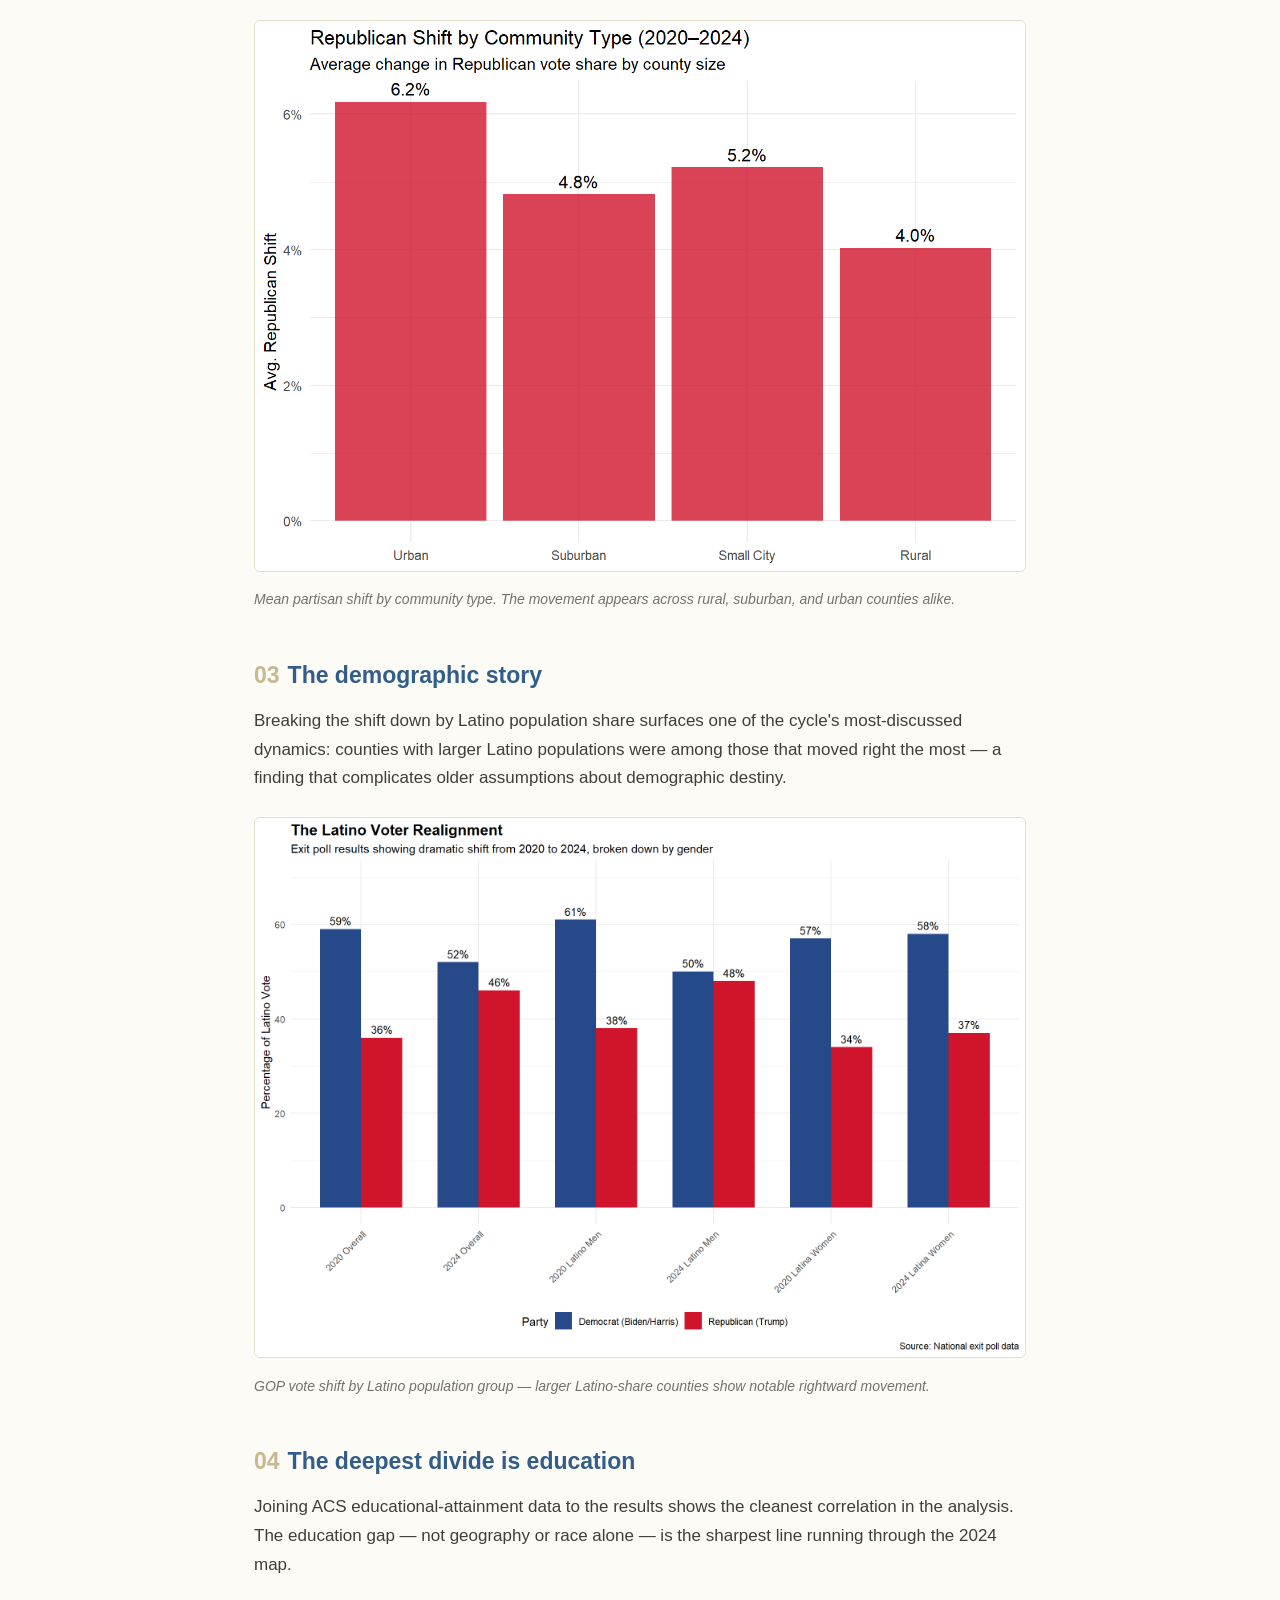
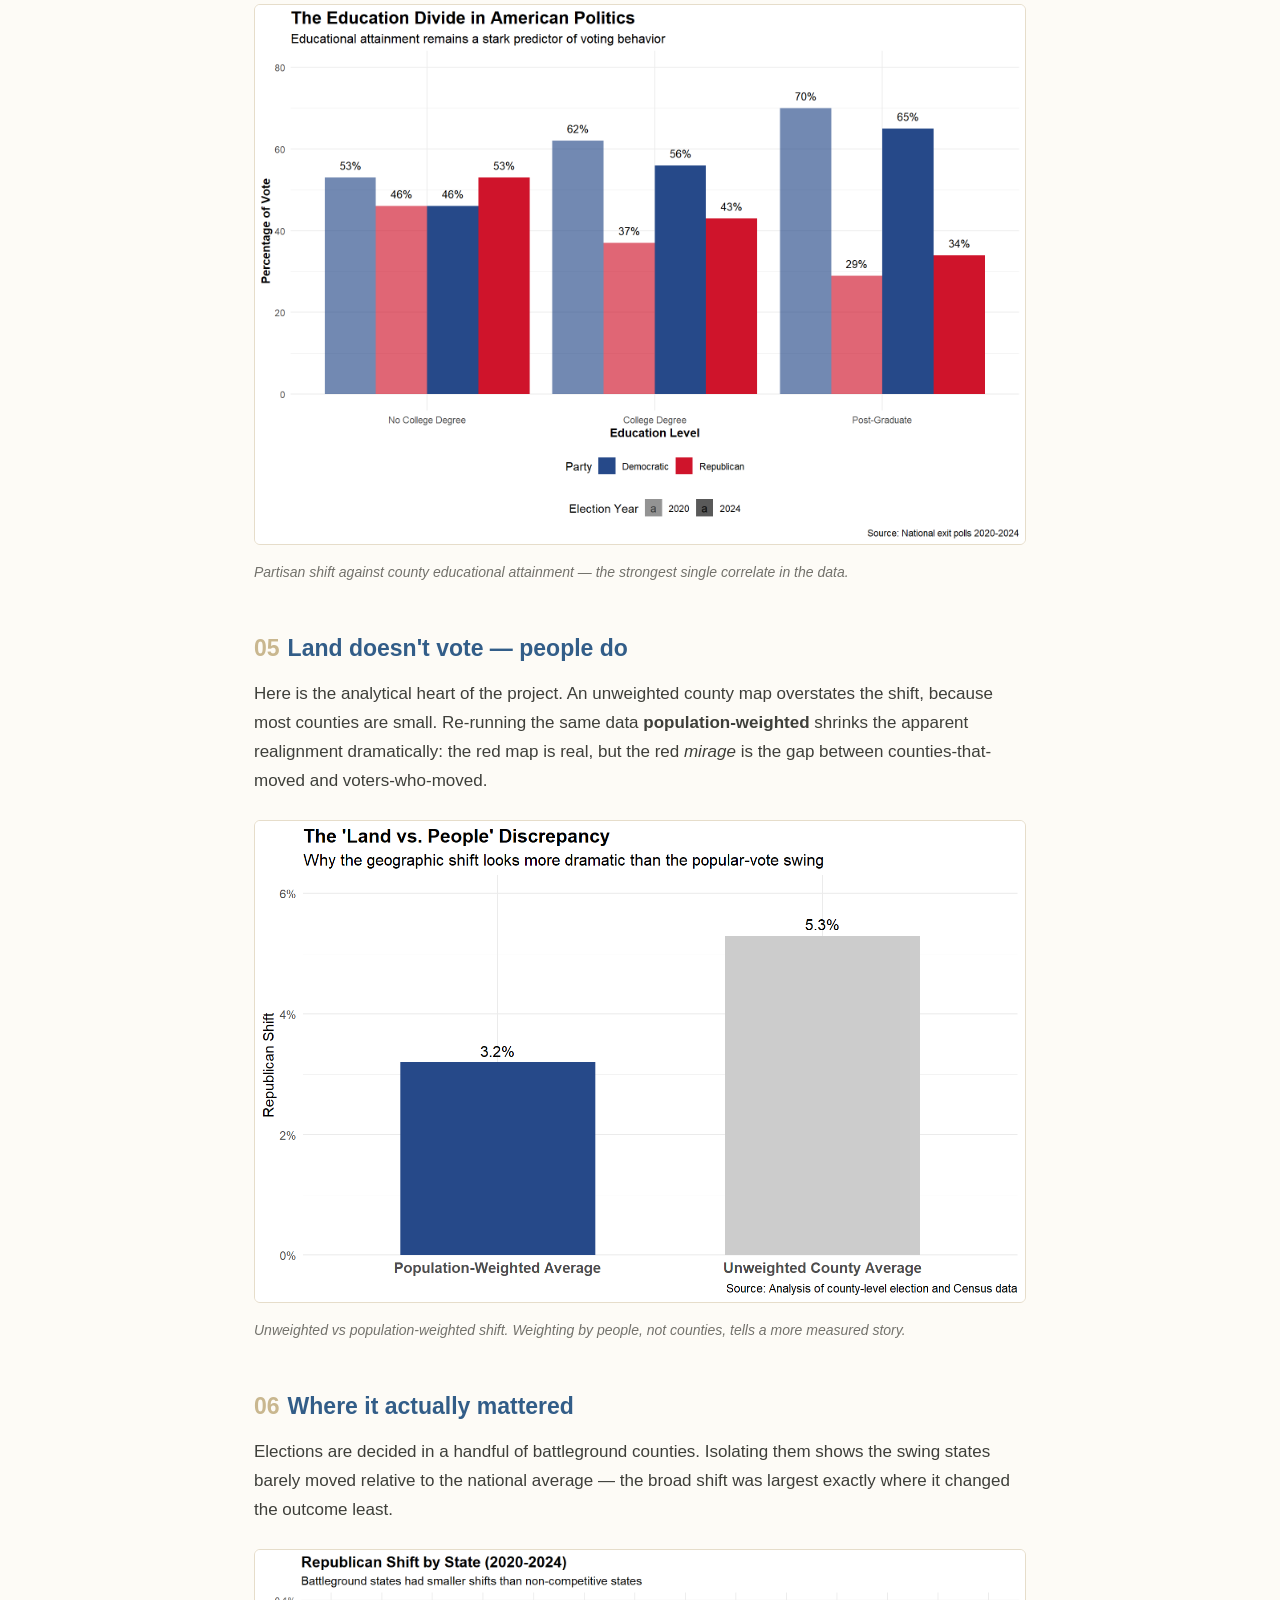
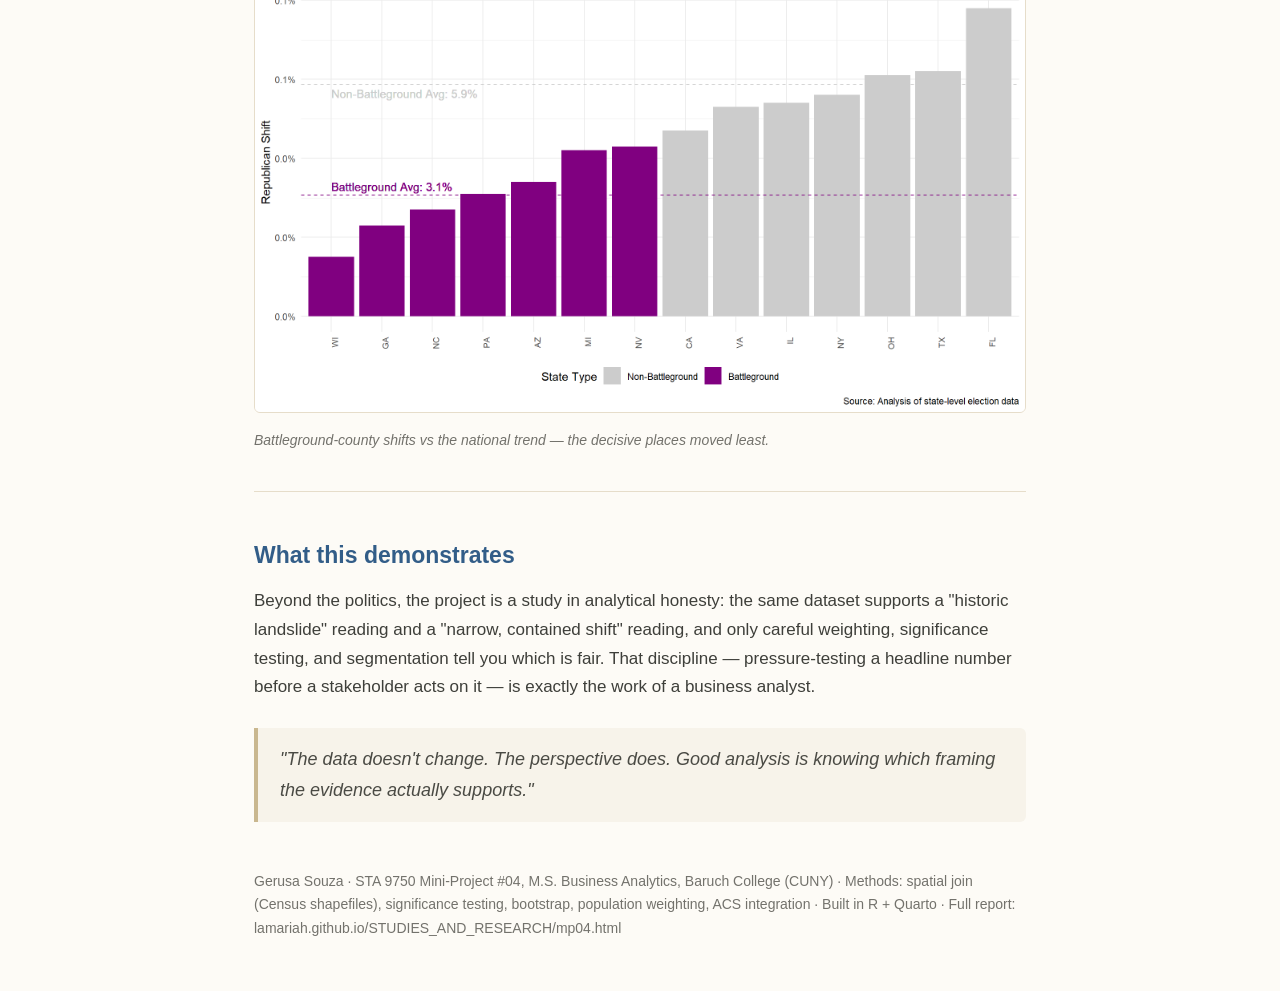
<file: mp04_highlights.html>
<!DOCTYPE html>
<html lang="en"><head>
<meta charset="utf-8"><meta name="viewport" content="width=device-width, initial-scale=1.0">
<title>The Great Realignment — Analyzing the 2024 Electoral Shift</title>
<style>
  :root{--navy:#325D88;--ink:#3E3F3A;--muted:#73726c;--rule:#e6ddca;--sand:#f7f3ea;--red:#A33;--blue:#2c5d88;}
  *{box-sizing:border-box;}
  body{margin:0;background:#fdfbf6;color:var(--ink);font-family:'Helvetica Neue',Helvetica,Arial,sans-serif;line-height:1.7;}
  .band{background:var(--navy);color:#fff;padding:46px 24px;}
  .wrap{max-width:820px;margin:0 auto;padding:0 24px;}
  .kicker{letter-spacing:.12em;text-transform:uppercase;font-size:13px;color:#bcd0e3;margin:0 0 10px;}
  h1{font-size:33px;line-height:1.2;margin:0 0 14px;font-weight:600;}
  .dek{font-size:18px;color:#e7eef5;margin:0;}
  .meta{margin-top:18px;font-size:14px;color:#bcd0e3;}
  main{padding:10px 0 60px;}
  h2{font-size:23px;margin:44px 0 6px;font-weight:600;color:var(--navy);}
  h2 .num{color:#c9b78f;font-weight:600;margin-right:8px;}
  p{font-size:17px;margin:12px 0;}
  .lead{font-size:19px;color:#44443f;}
  figure{margin:24px 0;page-break-inside:avoid;}
  figure img{width:100%;border:1px solid var(--rule);border-radius:6px;background:#fff;}
  figcaption{font-size:14px;color:var(--muted);margin-top:8px;font-style:italic;}
  .stats{display:flex;flex-wrap:wrap;gap:14px;margin:24px 0;}
  .stat{flex:1;min-width:150px;background:var(--sand);border:1px solid var(--rule);border-radius:8px;padding:16px 18px;}
  .stat .n{font-size:30px;font-weight:700;color:var(--navy);}
  .stat .l{font-size:13px;color:var(--muted);margin-top:4px;}
  blockquote{border-left:4px solid #c9b78f;background:var(--sand);margin:26px 0;padding:16px 22px;font-size:18px;font-style:italic;color:#4a4a44;border-radius:0 6px 6px 0;}
  .callout{background:#eef4f9;border:1px solid #cfe0ee;border-radius:8px;padding:16px 20px;margin:22px 0;font-size:16px;}
  hr{border:0;border-top:1px solid var(--rule);margin:38px 0;}
  footer{color:var(--muted);font-size:14px;padding:22px 0 50px;}
</style></head>
<body>
<div class="band"><div class="wrap">
  <p class="kicker">Applied Analytics · U.S. Elections · R + Quarto</p>
  <h1>The Great Realignment: reading the 2024 electoral shift through data</h1>
  <p class="dek">A county-level analysis of how America voted differently in 2024 — and why the same numbers tell two very different stories depending on how you weight them.</p>
  <p class="meta">Gerusa Souza · M.S. Business Analytics, Baruch College (CUNY) · Highlights edition</p>
</div></div>

<main class="wrap">
  <p class="lead">Maps can mislead. This project takes the 2024 county-level results and asks a harder question than "who won where" — it measures how much each county <em>moved</em>, tests whether the shift is real, and shows how the answer flips depending on whether you count land or people.</p>

  <div class="stats">
    <div class="stat"><div class="n">~3,100</div><div class="l">U.S. counties analyzed (2020 → 2024)</div></div>
    <div class="stat"><div class="n">89%</div><div class="l">of counties shifted toward the GOP</div></div>
    <div class="stat"><div class="n">2</div><div class="l">opposing narratives tested against the same data</div></div>
    <div class="stat"><div class="n">100%</div><div class="l">reproducible R + Quarto pipeline</div></div>
  </div>

  <h2><span class="num">01</span>The national picture</h2>
  <p>Joining Census Bureau county shapefiles to county-level returns produces the headline map: a near-uniform rightward shift across the country. Reproducing the well-known New York Times "arrow" figure makes the breadth of the movement immediately legible.</p>
  <figure><img src="[data-uri]" alt="County shift map"><figcaption>County-level partisan shift, 2020 → 2024 — a reproduction of the NYT arrow map.</figcaption></figure>

  <h2><span class="num">02</span>The shift is broad — and statistically real</h2>
  <p>It would be easy to dismiss a visual impression. Significance testing and a bootstrap of the county median shift confirm the movement isn't noise: the rightward shift is statistically significant. But breadth across counties is not the same as decisiveness — a point the next sections sharpen.</p>
  <figure><img src="[data-uri]" alt="Republican shift by community type"><figcaption>Mean partisan shift by community type. The movement appears across rural, suburban, and urban counties alike.</figcaption></figure>

  <h2><span class="num">03</span>The demographic story</h2>
  <p>Breaking the shift down by Latino population share surfaces one of the cycle's most-discussed dynamics: counties with larger Latino populations were among those that moved right the most — a finding that complicates older assumptions about demographic destiny.</p>
  <figure><img src="[data-uri]" alt="GOP shift by Latino population"><figcaption>GOP vote shift by Latino population group — larger Latino-share counties show notable rightward movement.</figcaption></figure>

  <h2><span class="num">04</span>The deepest divide is education</h2>
  <p>Joining ACS educational-attainment data to the results shows the cleanest correlation in the analysis. The education gap — not geography or race alone — is the sharpest line running through the 2024 map.</p>
  <figure><img src="[data-uri]" alt="Education divide analysis"><figcaption>Partisan shift against county educational attainment — the strongest single correlate in the data.</figcaption></figure>

  <h2><span class="num">05</span>Land doesn't vote — people do</h2>
  <p>Here is the analytical heart of the project. An unweighted county map overstates the shift, because most counties are small. Re-running the same data <strong>population-weighted</strong> shrinks the apparent realignment dramatically: the red map is real, but the red <em>mirage</em> is the gap between counties-that-moved and voters-who-moved.</p>
  <figure><img src="[data-uri]" alt="Population-weighted shift"><figcaption>Unweighted vs population-weighted shift. Weighting by people, not counties, tells a more measured story.</figcaption></figure>

  <h2><span class="num">06</span>Where it actually mattered</h2>
  <p>Elections are decided in a handful of battleground counties. Isolating them shows the swing states barely moved relative to the national average — the broad shift was largest exactly where it changed the outcome least.</p>
  <figure><img src="[data-uri]" alt="Battleground county analysis"><figcaption>Battleground-county shifts vs the national trend — the decisive places moved least.</figcaption></figure>

  <hr>
  <h2>What this demonstrates</h2>
  <p>Beyond the politics, the project is a study in analytical honesty: the same dataset supports a "historic landslide" reading and a "narrow, contained shift" reading, and only careful weighting, significance testing, and segmentation tell you which is fair. That discipline — pressure-testing a headline number before a stakeholder acts on it — is exactly the work of a business analyst.</p>
  <blockquote>"The data doesn't change. The perspective does. Good analysis is knowing which framing the evidence actually supports."</blockquote>

  <footer>
    Gerusa Souza · STA 9750 Mini-Project #04, M.S. Business Analytics, Baruch College (CUNY) ·
    Methods: spatial join (Census shapefiles), significance testing, bootstrap, population weighting, ACS integration · Built in R + Quarto ·
    Full report: lamariah.github.io/STUDIES_AND_RESEARCH/mp04.html
  </footer>
</main>
</body></html>
</file>
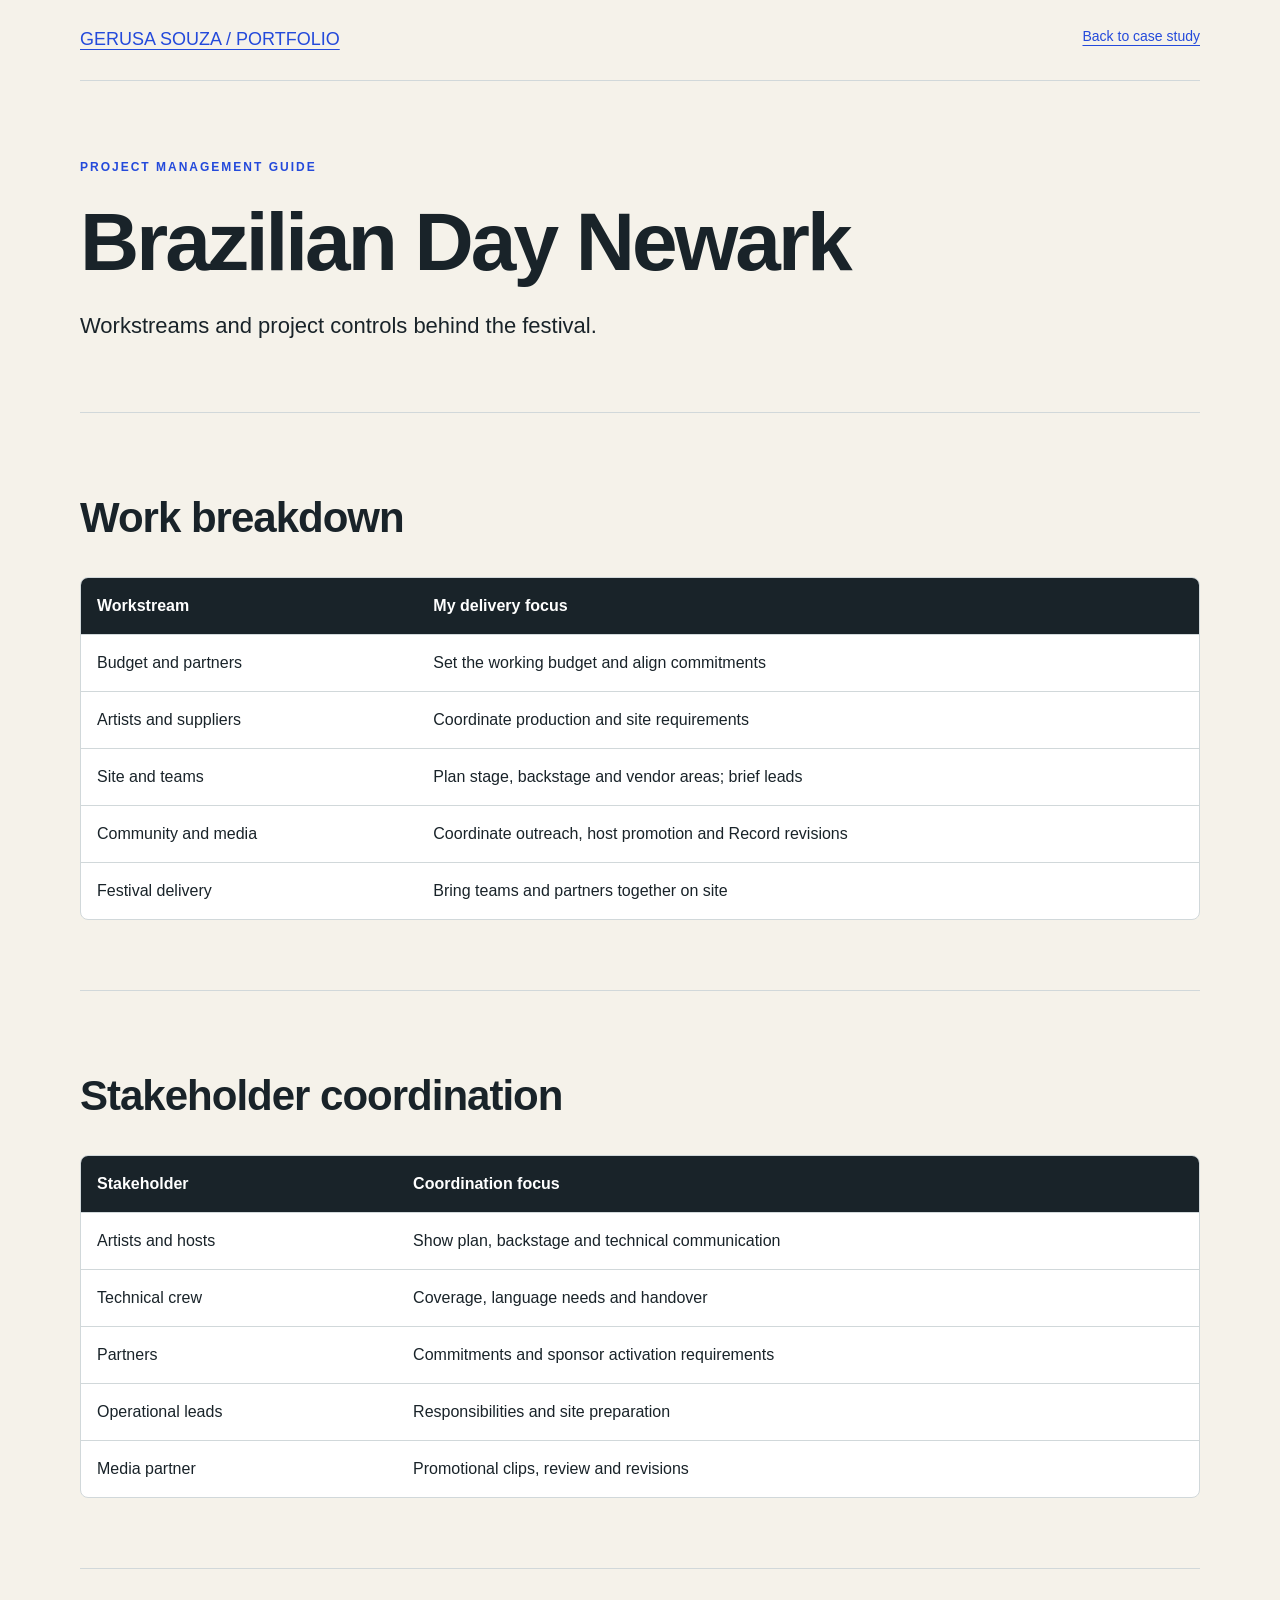
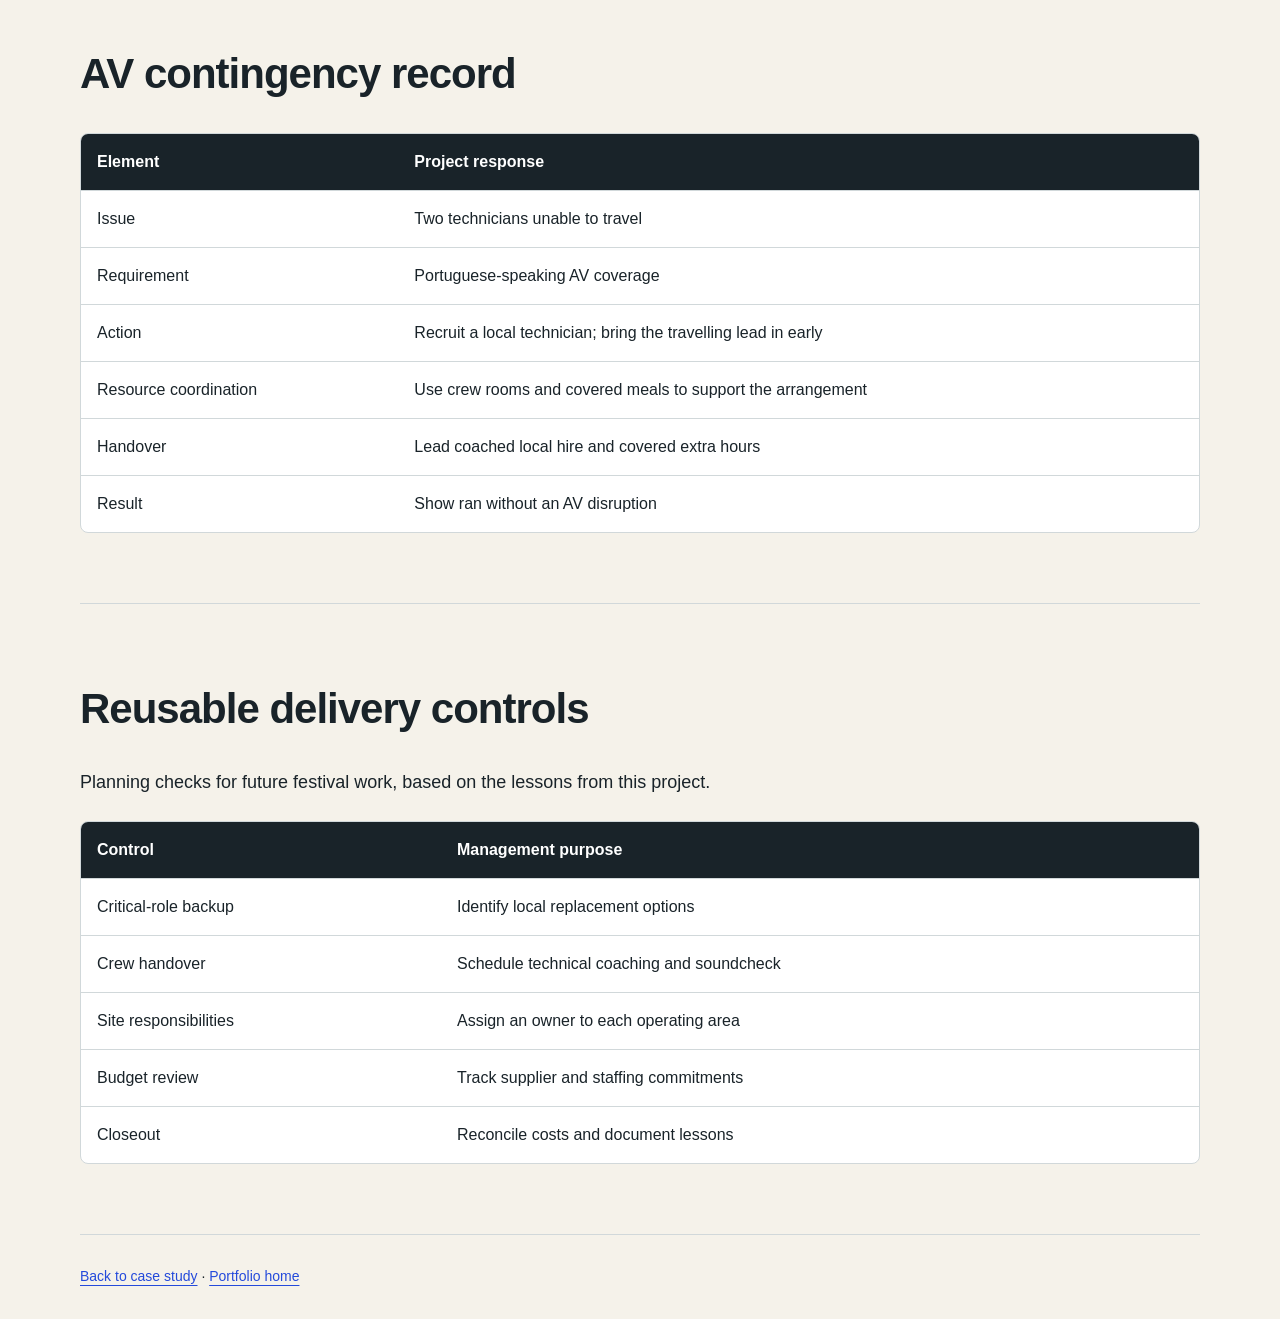
<file: projects/brazilian-day-newark/resources.html>
<!doctype html><html lang="en"><head><meta charset="utf-8"><meta name="viewport" content="width=device-width,initial-scale=1"><title>Brazilian Day Newark PM Guide | Gerusa Souza</title><link rel="stylesheet" href="../events.css"></head><body><div class="wrap"><header><a href="../../index.html">GERUSA SOUZA / PORTFOLIO</a><nav><a href="index.html">Back to case study</a></nav></header><main><section class="hero"><p class="eyebrow">PROJECT MANAGEMENT GUIDE</p><h1>Brazilian Day Newark</h1><p class="intro">Workstreams and project controls behind the festival.</p></section><section id="workstreams"><h2>Work breakdown</h2><div class="table-scroll" tabindex="0" role="region" aria-label="Project management table"><table><thead><tr><th scope="col">Workstream</th><th scope="col">My delivery focus</th></tr></thead><tbody><tr><td>Budget and partners</td><td>Set the working budget and align commitments</td></tr><tr><td>Artists and suppliers</td><td>Coordinate production and site requirements</td></tr><tr><td>Site and teams</td><td>Plan stage, backstage and vendor areas; brief leads</td></tr><tr><td>Community and media</td><td>Coordinate outreach, host promotion and Record revisions</td></tr><tr><td>Festival delivery</td><td>Bring teams and partners together on site</td></tr></tbody></table></div></section><section id="stakeholders"><h2>Stakeholder coordination</h2><div class="table-scroll" tabindex="0" role="region" aria-label="Project management table"><table><thead><tr><th scope="col">Stakeholder</th><th scope="col">Coordination focus</th></tr></thead><tbody><tr><td>Artists and hosts</td><td>Show plan, backstage and technical communication</td></tr><tr><td>Technical crew</td><td>Coverage, language needs and handover</td></tr><tr><td>Partners</td><td>Commitments and sponsor activation requirements</td></tr><tr><td>Operational leads</td><td>Responsibilities and site preparation</td></tr><tr><td>Media partner</td><td>Promotional clips, review and revisions</td></tr></tbody></table></div></section><section id="contingency"><h2>AV contingency record</h2><div class="table-scroll" tabindex="0" role="region" aria-label="Project management table"><table><thead><tr><th scope="col">Element</th><th scope="col">Project response</th></tr></thead><tbody><tr><td>Issue</td><td>Two technicians unable to travel</td></tr><tr><td>Requirement</td><td>Portuguese-speaking AV coverage</td></tr><tr><td>Action</td><td>Recruit a local technician; bring the travelling lead in early</td></tr><tr><td>Resource coordination</td><td>Use crew rooms and covered meals to support the arrangement</td></tr><tr><td>Handover</td><td>Lead coached local hire and covered extra hours</td></tr><tr><td>Result</td><td>Show ran without an AV disruption</td></tr></tbody></table></div></section><section id="controls"><h2>Reusable delivery controls</h2><p>Planning checks for future festival work, based on the lessons from this project.</p><div class="table-scroll" tabindex="0" role="region" aria-label="Project management table"><table><thead><tr><th scope="col">Control</th><th scope="col">Management purpose</th></tr></thead><tbody><tr><td>Critical-role backup</td><td>Identify local replacement options</td></tr><tr><td>Crew handover</td><td>Schedule technical coaching and soundcheck</td></tr><tr><td>Site responsibilities</td><td>Assign an owner to each operating area</td></tr><tr><td>Budget review</td><td>Track supplier and staffing commitments</td></tr><tr><td>Closeout</td><td>Reconcile costs and document lessons</td></tr></tbody></table></div></section></main><footer><a href="index.html">Back to case study</a> · <a href="../../index.html">Portfolio home</a></footer></div></body></html>
</file>
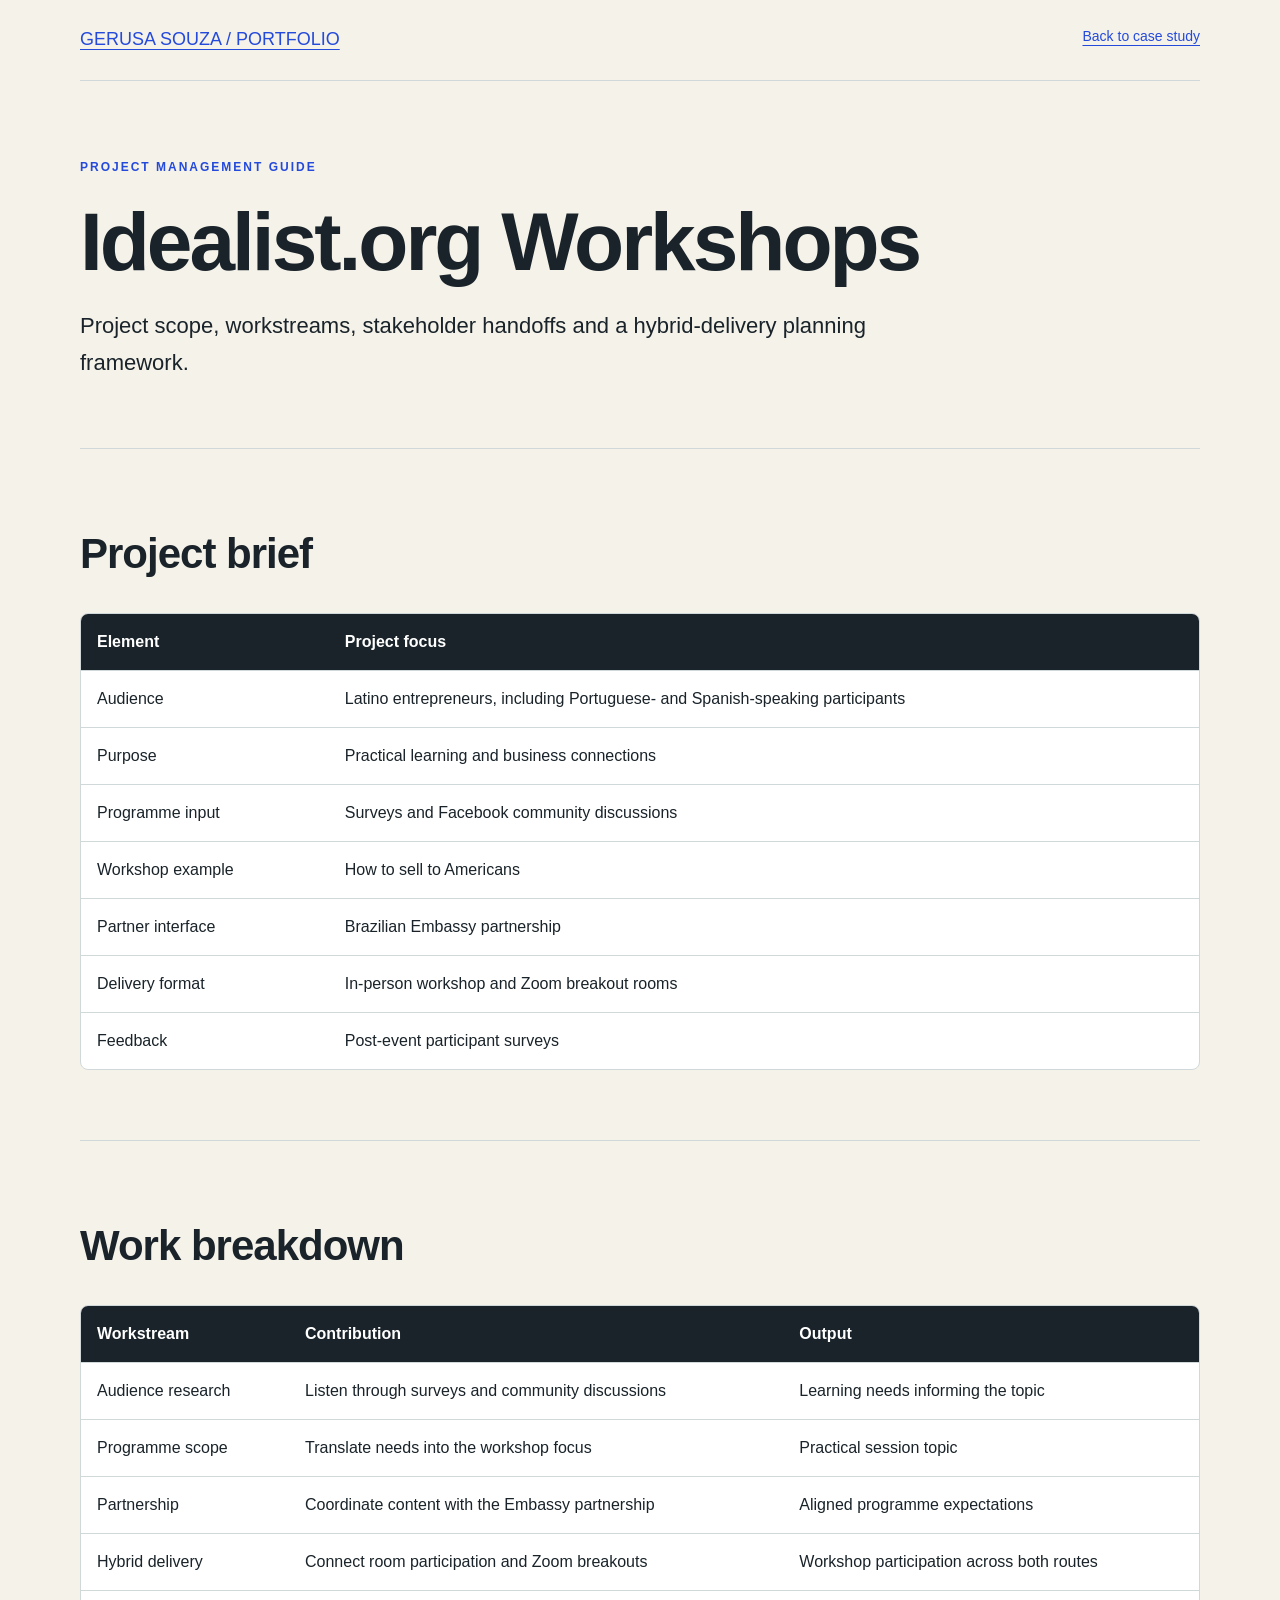
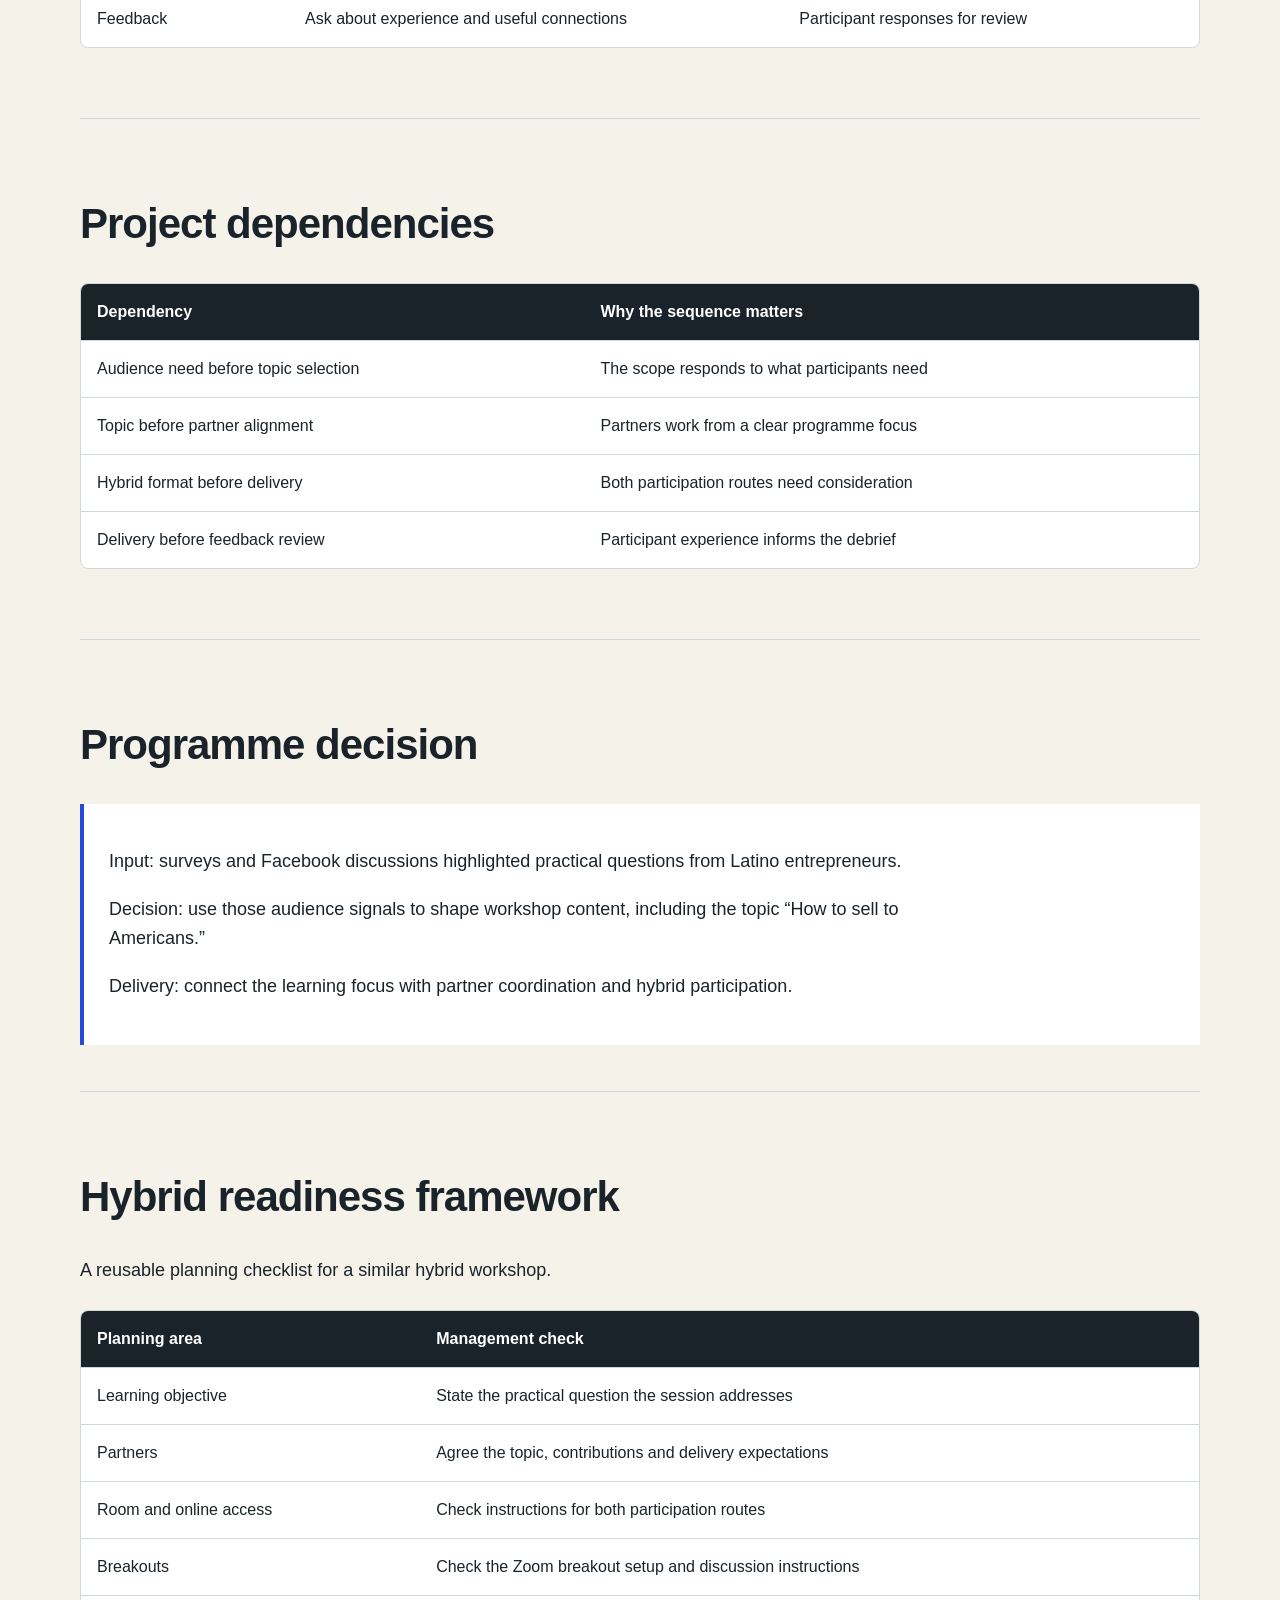
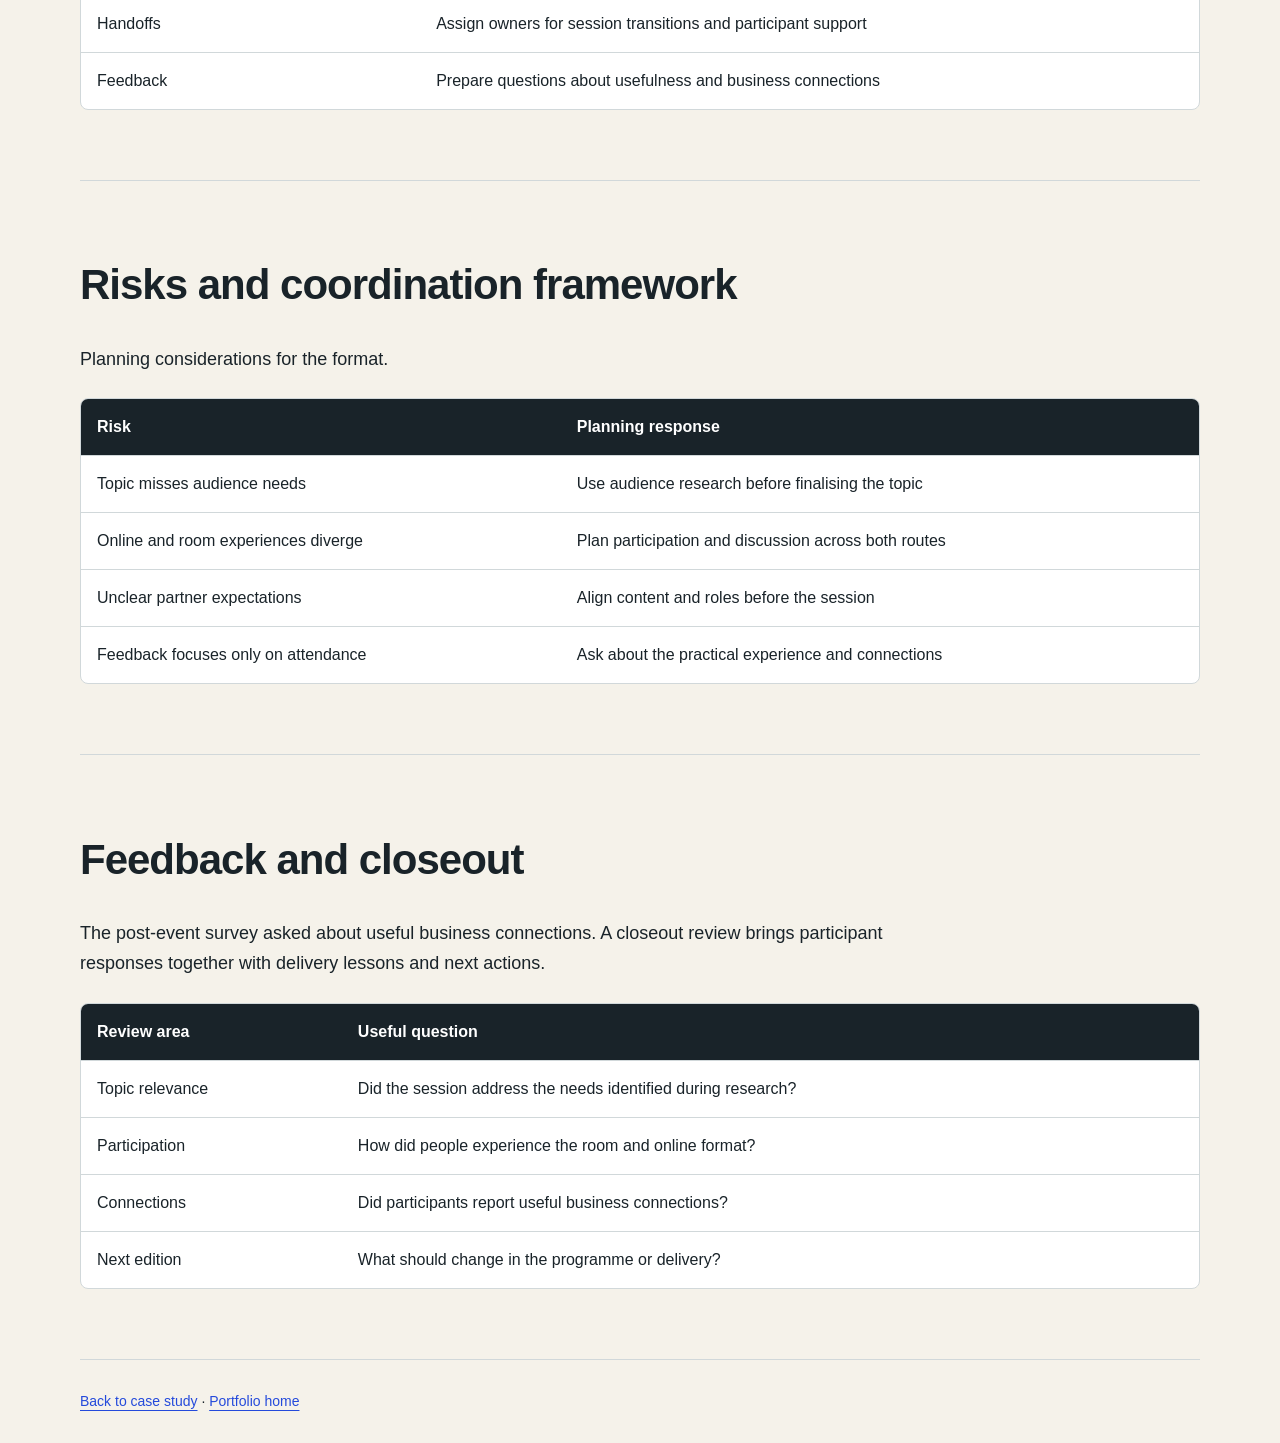
<file: projects/idealist-hybrid-workshops/resources.html>
<!doctype html><html lang="en"><head><meta charset="utf-8"><meta name="viewport" content="width=device-width,initial-scale=1"><title>Idealist.org Workshops PM Guide | Gerusa Souza</title><link rel="stylesheet" href="../events.css"></head><body><div class="wrap"><header><a href="../../index.html">GERUSA SOUZA / PORTFOLIO</a><nav><a href="index.html">Back to case study</a></nav></header><main><section class="hero"><p class="eyebrow">PROJECT MANAGEMENT GUIDE</p><h1>Idealist.org Workshops</h1><p class="intro">Project scope, workstreams, stakeholder handoffs and a hybrid-delivery planning framework.</p></section><section id="brief"><h2>Project brief</h2><div class="table-scroll" tabindex="0" role="region" aria-label="Project management table"><table><thead><tr><th scope="col">Element</th><th scope="col">Project focus</th></tr></thead><tbody><tr><td>Audience</td><td>Latino entrepreneurs, including Portuguese- and Spanish-speaking participants</td></tr><tr><td>Purpose</td><td>Practical learning and business connections</td></tr><tr><td>Programme input</td><td>Surveys and Facebook community discussions</td></tr><tr><td>Workshop example</td><td>How to sell to Americans</td></tr><tr><td>Partner interface</td><td>Brazilian Embassy partnership</td></tr><tr><td>Delivery format</td><td>In-person workshop and Zoom breakout rooms</td></tr><tr><td>Feedback</td><td>Post-event participant surveys</td></tr></tbody></table></div></section><section id="workstreams"><h2>Work breakdown</h2><div class="table-scroll" tabindex="0" role="region" aria-label="Project management table"><table><thead><tr><th scope="col">Workstream</th><th scope="col">Contribution</th><th scope="col">Output</th></tr></thead><tbody><tr><td>Audience research</td><td>Listen through surveys and community discussions</td><td>Learning needs informing the topic</td></tr><tr><td>Programme scope</td><td>Translate needs into the workshop focus</td><td>Practical session topic</td></tr><tr><td>Partnership</td><td>Coordinate content with the Embassy partnership</td><td>Aligned programme expectations</td></tr><tr><td>Hybrid delivery</td><td>Connect room participation and Zoom breakouts</td><td>Workshop participation across both routes</td></tr><tr><td>Feedback</td><td>Ask about experience and useful connections</td><td>Participant responses for review</td></tr></tbody></table></div></section><section id="dependencies"><h2>Project dependencies</h2><div class="table-scroll" tabindex="0" role="region" aria-label="Project management table"><table><thead><tr><th scope="col">Dependency</th><th scope="col">Why the sequence matters</th></tr></thead><tbody><tr><td>Audience need before topic selection</td><td>The scope responds to what participants need</td></tr><tr><td>Topic before partner alignment</td><td>Partners work from a clear programme focus</td></tr><tr><td>Hybrid format before delivery</td><td>Both participation routes need consideration</td></tr><tr><td>Delivery before feedback review</td><td>Participant experience informs the debrief</td></tr></tbody></table></div></section><section id="decision"><h2>Programme decision</h2><div class="decision"><p>Input: surveys and Facebook discussions highlighted practical questions from Latino entrepreneurs.</p><p>Decision: use those audience signals to shape workshop content, including the topic “How to sell to Americans.”</p><p>Delivery: connect the learning focus with partner coordination and hybrid participation.</p></div></section><section id="readiness"><h2>Hybrid readiness framework</h2><p>A reusable planning checklist for a similar hybrid workshop.</p><div class="table-scroll" tabindex="0" role="region" aria-label="Project management table"><table><thead><tr><th scope="col">Planning area</th><th scope="col">Management check</th></tr></thead><tbody><tr><td>Learning objective</td><td>State the practical question the session addresses</td></tr><tr><td>Partners</td><td>Agree the topic, contributions and delivery expectations</td></tr><tr><td>Room and online access</td><td>Check instructions for both participation routes</td></tr><tr><td>Breakouts</td><td>Check the Zoom breakout setup and discussion instructions</td></tr><tr><td>Handoffs</td><td>Assign owners for session transitions and participant support</td></tr><tr><td>Feedback</td><td>Prepare questions about usefulness and business connections</td></tr></tbody></table></div></section><section id="risks"><h2>Risks and coordination framework</h2><p>Planning considerations for the format.</p><div class="table-scroll" tabindex="0" role="region" aria-label="Project management table"><table><thead><tr><th scope="col">Risk</th><th scope="col">Planning response</th></tr></thead><tbody><tr><td>Topic misses audience needs</td><td>Use audience research before finalising the topic</td></tr><tr><td>Online and room experiences diverge</td><td>Plan participation and discussion across both routes</td></tr><tr><td>Unclear partner expectations</td><td>Align content and roles before the session</td></tr><tr><td>Feedback focuses only on attendance</td><td>Ask about the practical experience and connections</td></tr></tbody></table></div></section><section id="closeout"><h2>Feedback and closeout</h2><p>The post-event survey asked about useful business connections. A closeout review brings participant responses together with delivery lessons and next actions.</p><div class="table-scroll" tabindex="0" role="region" aria-label="Project management table"><table><thead><tr><th scope="col">Review area</th><th scope="col">Useful question</th></tr></thead><tbody><tr><td>Topic relevance</td><td>Did the session address the needs identified during research?</td></tr><tr><td>Participation</td><td>How did people experience the room and online format?</td></tr><tr><td>Connections</td><td>Did participants report useful business connections?</td></tr><tr><td>Next edition</td><td>What should change in the programme or delivery?</td></tr></tbody></table></div></section></main><footer><a href="index.html">Back to case study</a> · <a href="../../index.html">Portfolio home</a></footer></div></body></html>
</file>
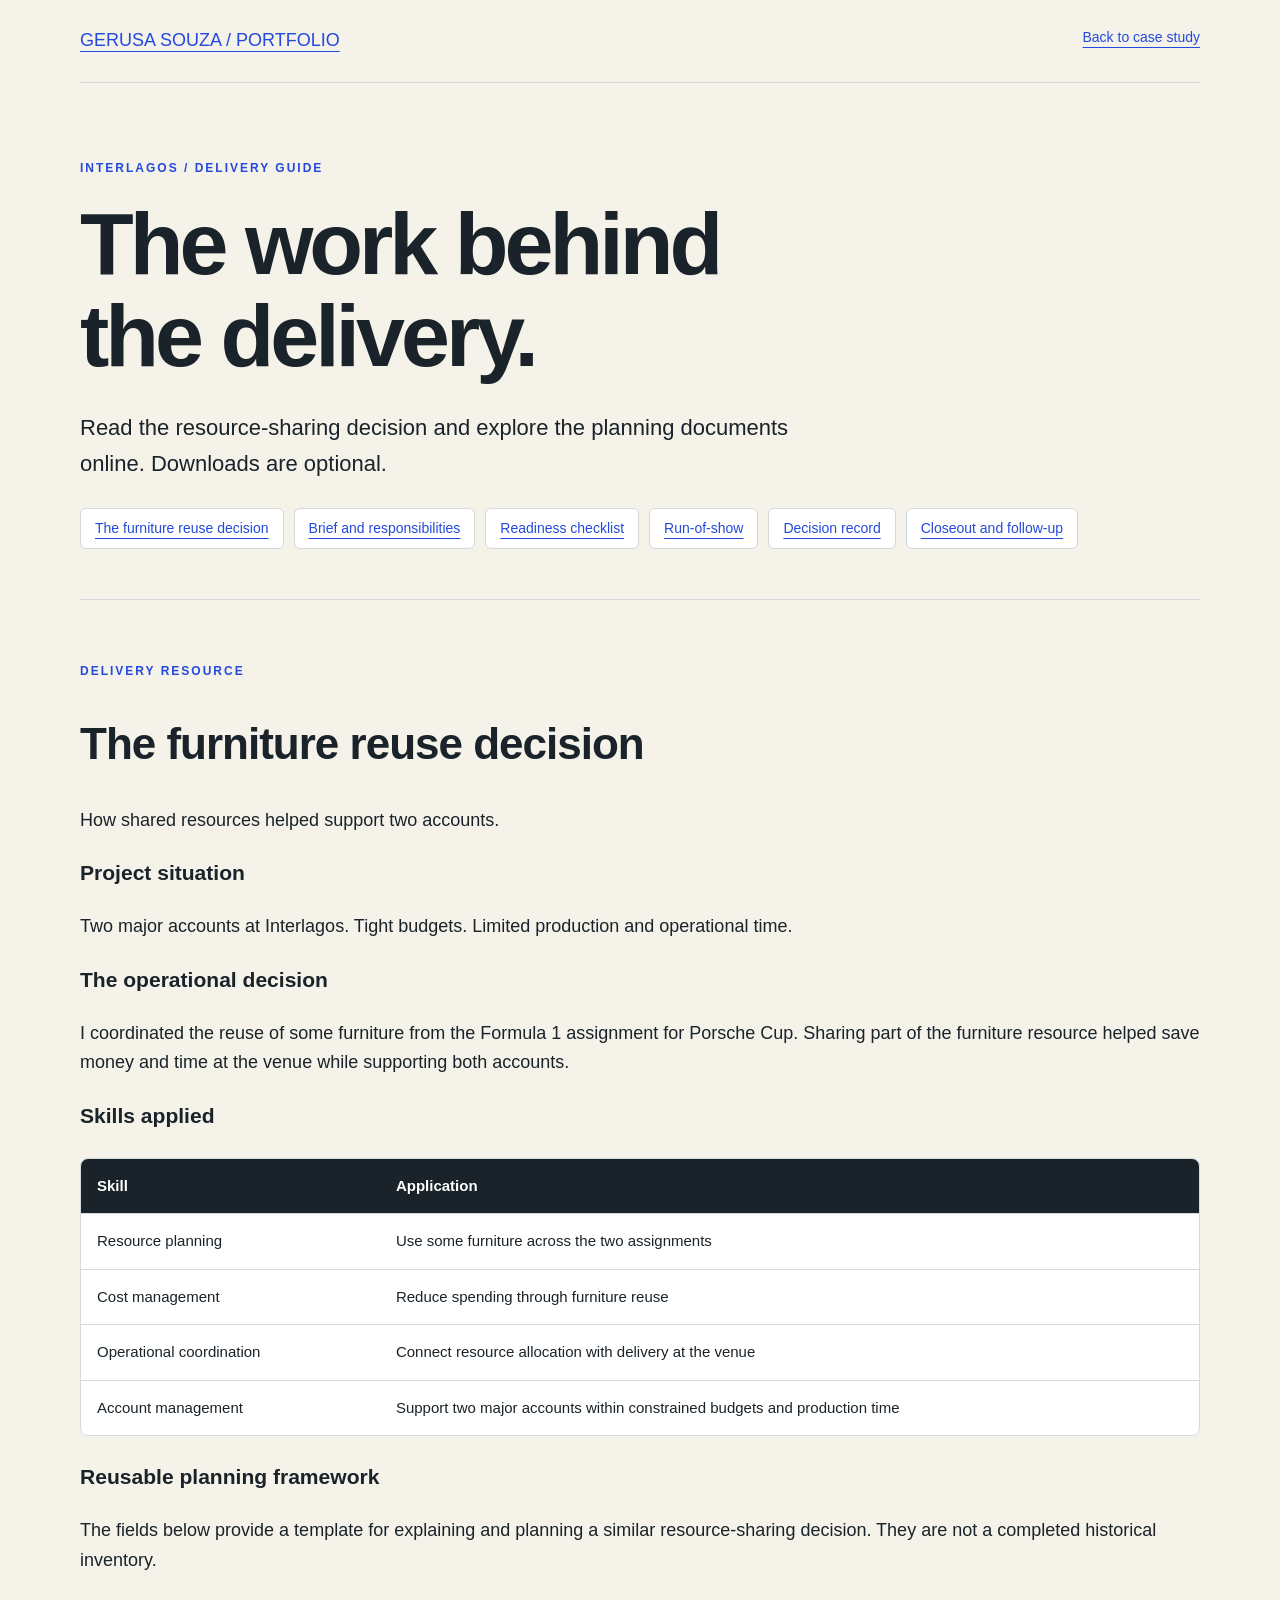
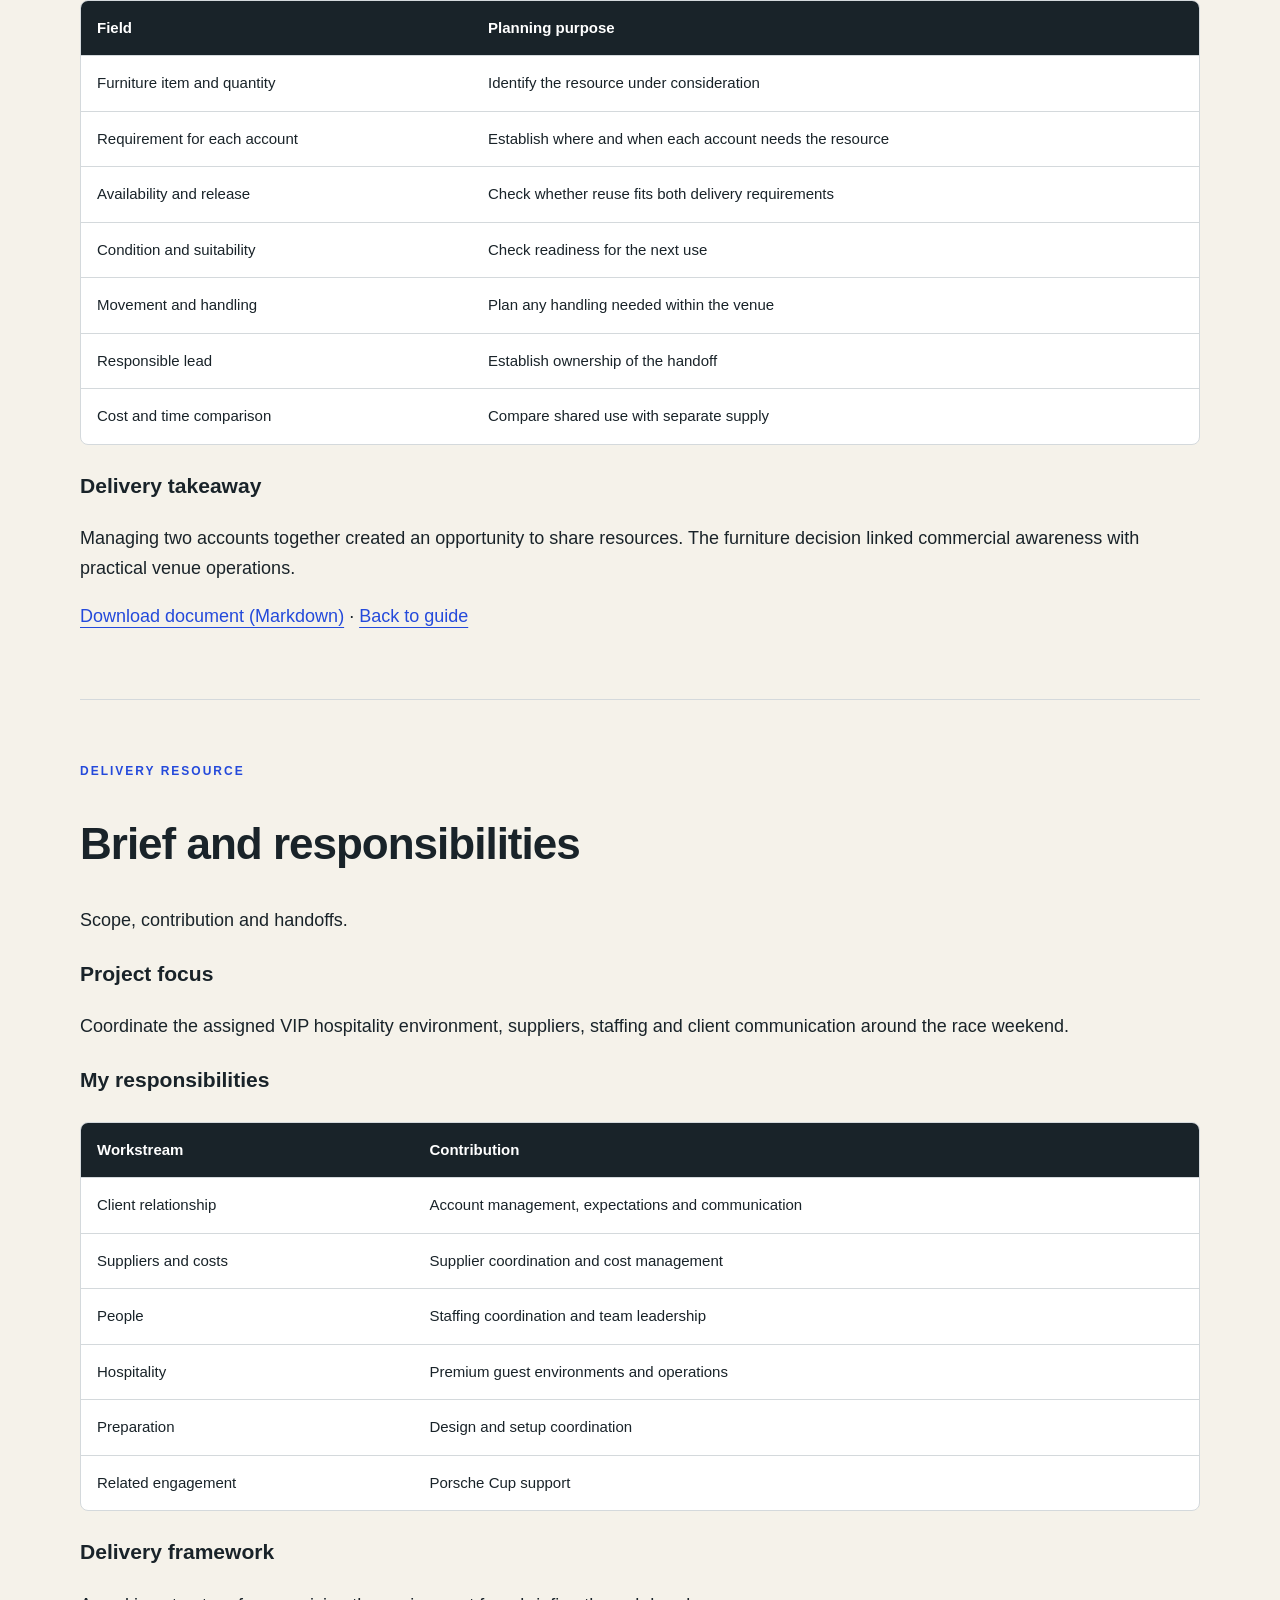
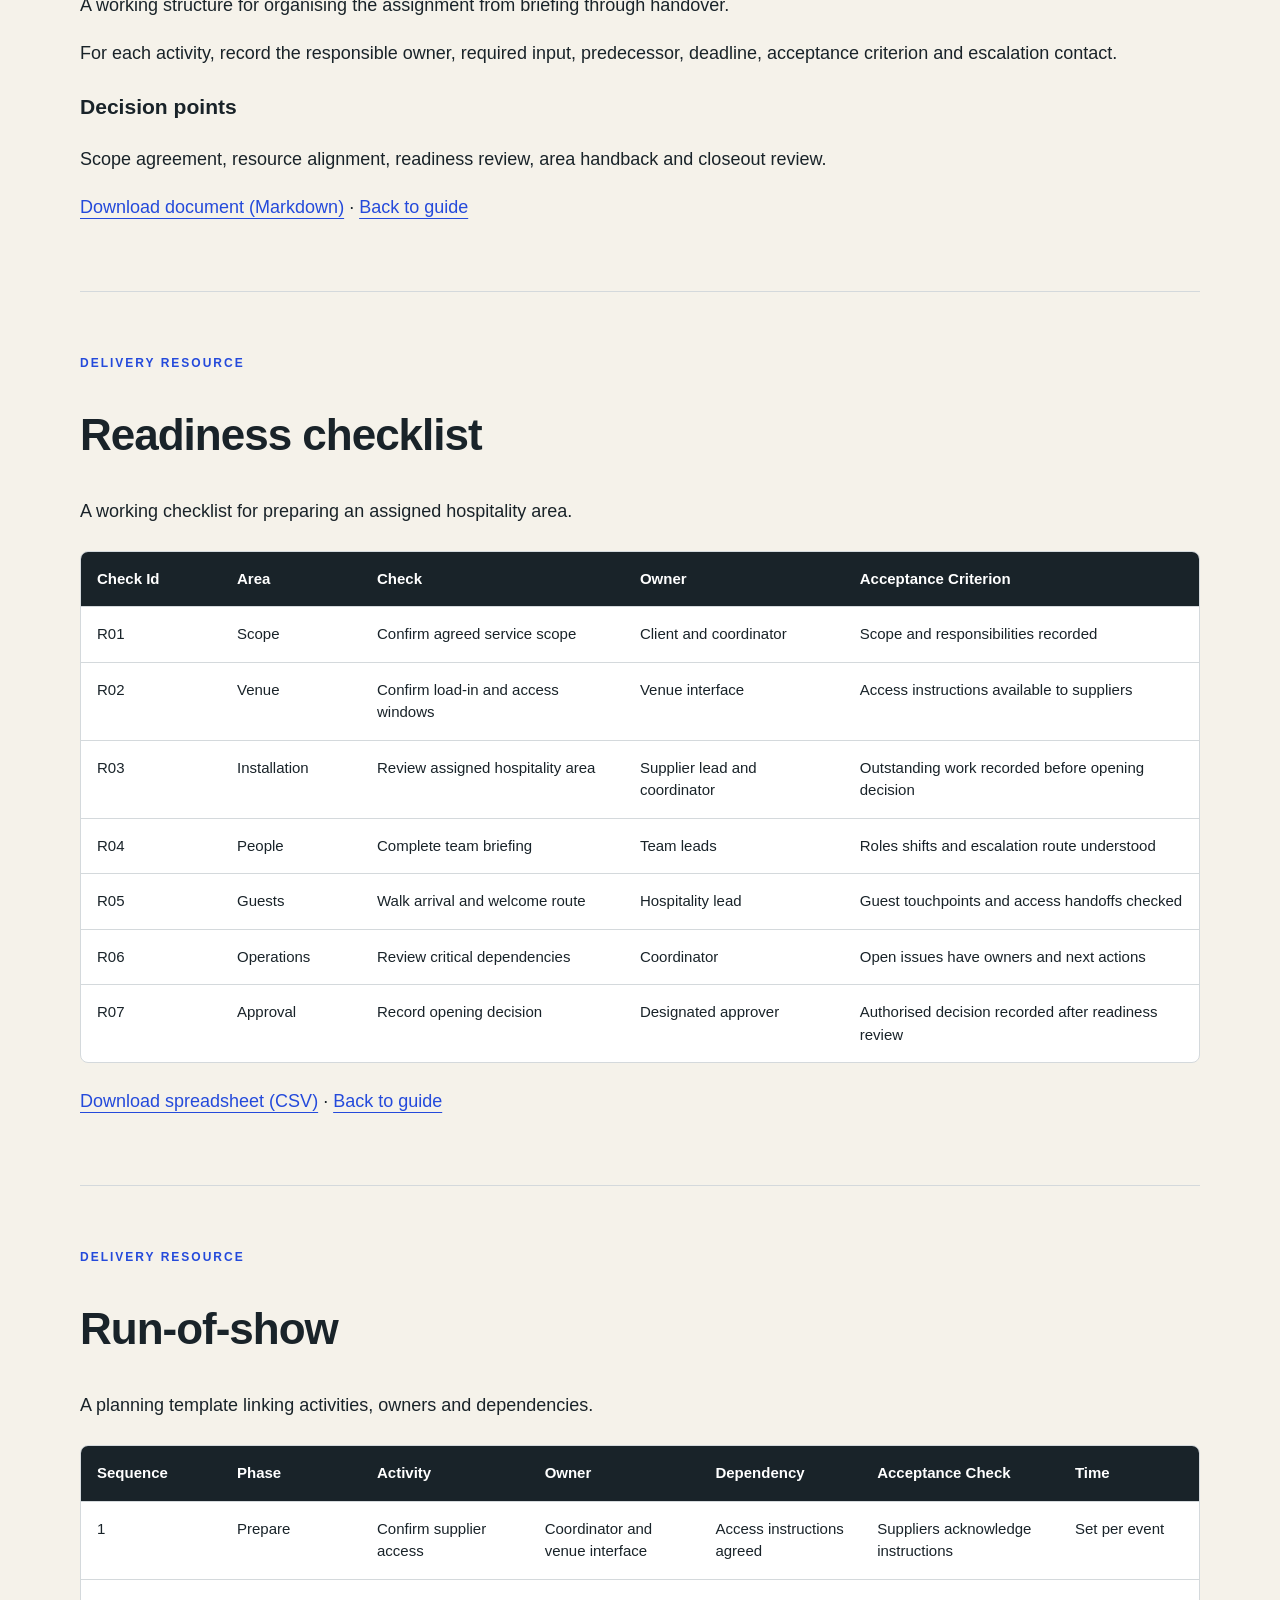
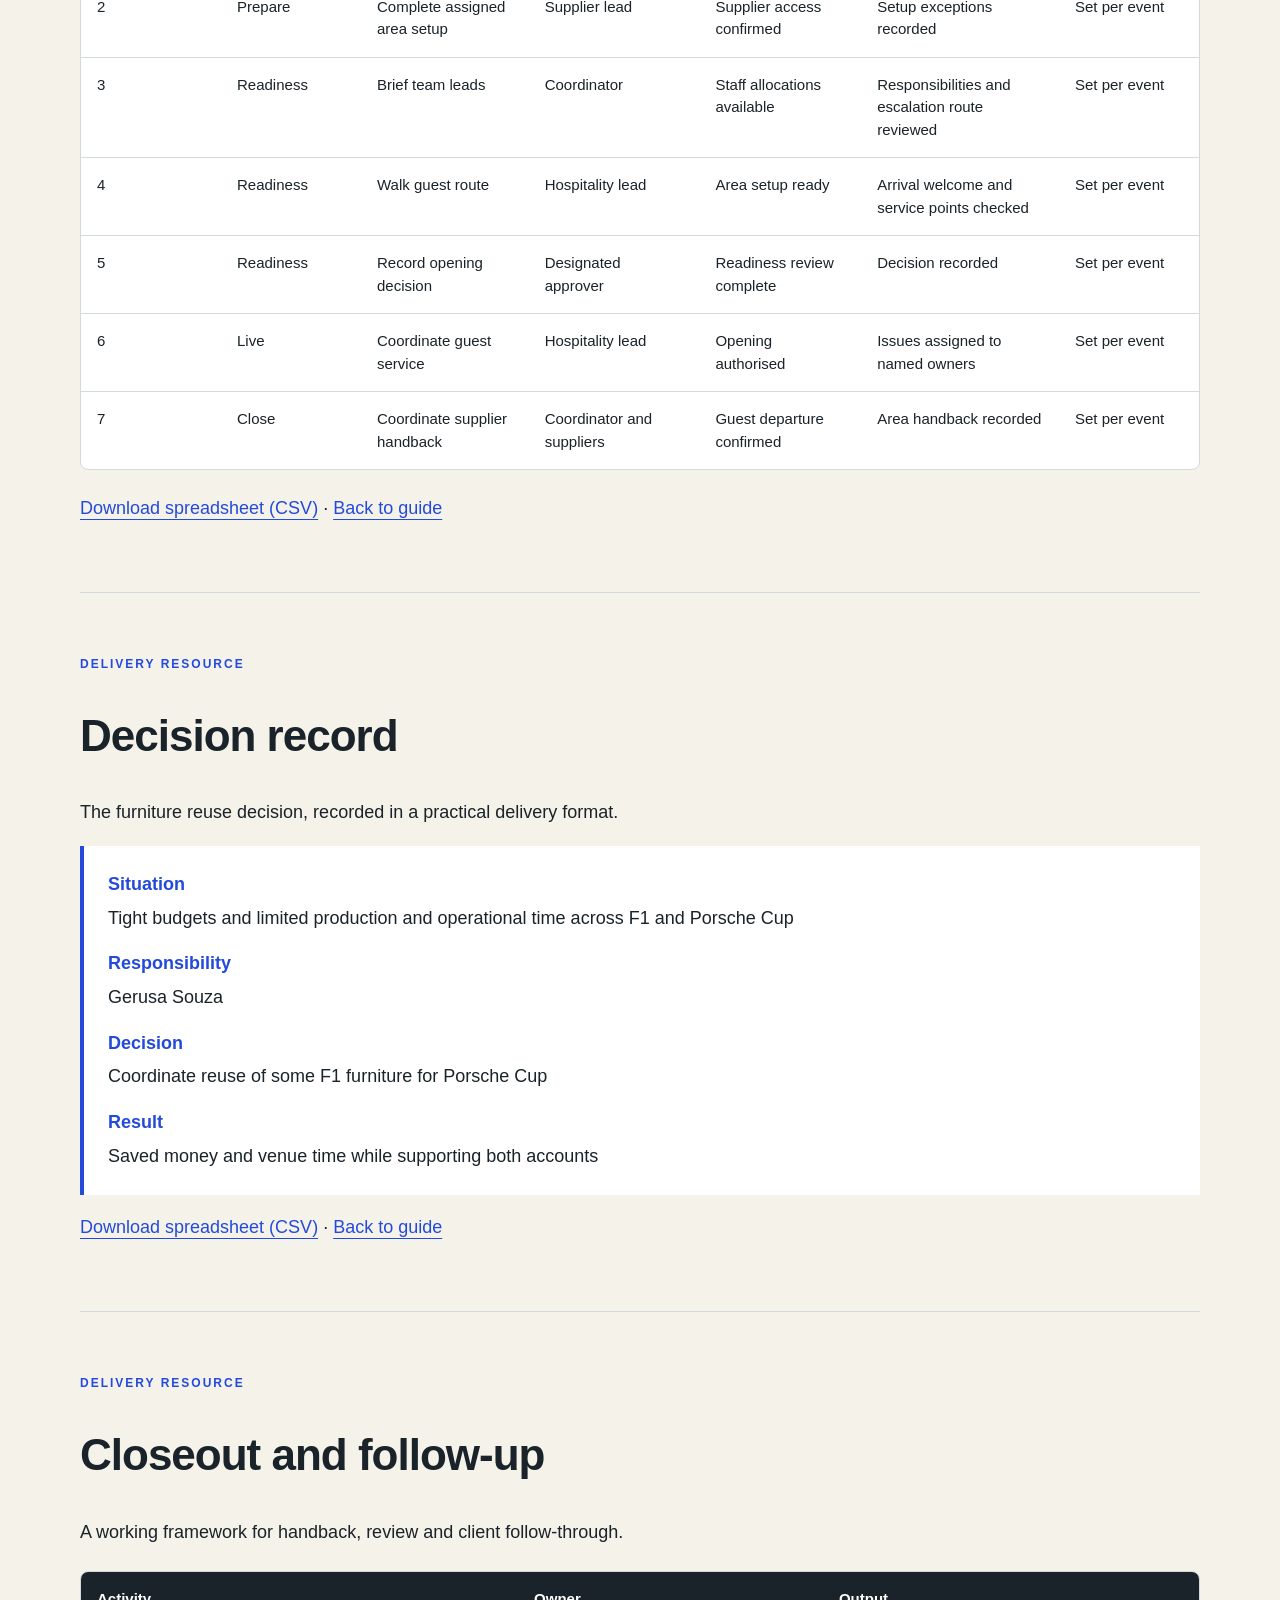
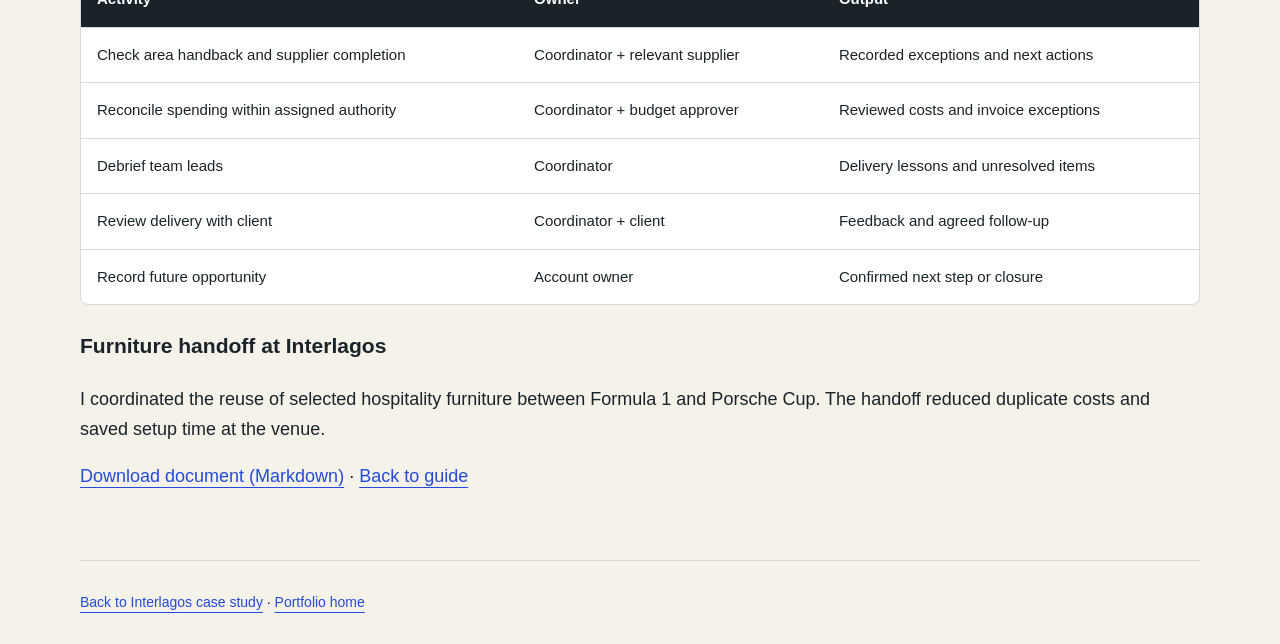
<file: projects/interlagos-event-operations/resources.html>
<!doctype html><html lang="en"><head><meta charset="utf-8"><meta name="viewport" content="width=device-width,initial-scale=1"><title>Interlagos Delivery Guide | Gerusa Souza</title><meta name="description" content="Read the furniture reuse decision, event delivery responsibilities, readiness checklist and operational workflow online."><link rel="stylesheet" href="style.css"></head><body><a class="skip" href="#content">Skip to delivery guide</a><header><a href="../../index.html">GERUSA SOUZA / PORTFOLIO</a><nav aria-label="Resource navigation"><a href="index.html">Back to case study</a></nav></header><main id="content"><section class="hero"><p class="eyebrow">INTERLAGOS / DELIVERY GUIDE</p><h1>The work behind<br>the delivery.</h1><p class="intro">Read the resource-sharing decision and explore the planning documents online. Downloads are optional.</p><nav class="resource-menu" aria-label="Guide sections"><a href="#resource-coordination">The furniture reuse decision</a><a href="#brief">Brief and responsibilities</a><a href="#readiness">Readiness checklist</a><a href="#run-of-show">Run-of-show</a><a href="#decision-log">Decision record</a><a href="#closeout">Closeout and follow-up</a></nav></section><section id="resource-coordination"><p class="eyebrow">DELIVERY RESOURCE</p><h2>The furniture reuse decision</h2><p>How shared resources helped support two accounts.</p><h3>Project situation</h3><p>Two major accounts at Interlagos. Tight budgets. Limited production and operational time.</p><h3>The operational decision</h3><p>I coordinated the reuse of some furniture from the Formula 1 assignment for Porsche Cup. Sharing part of the furniture resource helped save money and time at the venue while supporting both accounts.</p><h3>Skills applied</h3><div class="table-scroll" tabindex="0" role="region" aria-label="Skill table"><table><thead><tr><th scope="col">Skill</th><th scope="col">Application</th></tr></thead><tbody><tr><td>Resource planning</td><td>Use some furniture across the two assignments</td></tr><tr><td>Cost management</td><td>Reduce spending through furniture reuse</td></tr><tr><td>Operational coordination</td><td>Connect resource allocation with delivery at the venue</td></tr><tr><td>Account management</td><td>Support two major accounts within constrained budgets and production time</td></tr></tbody></table></div><h3>Reusable planning framework</h3><p>The fields below provide a template for explaining and planning a similar resource-sharing decision. They are not a completed historical inventory.</p><div class="table-scroll" tabindex="0" role="region" aria-label="Field table"><table><thead><tr><th scope="col">Field</th><th scope="col">Planning purpose</th></tr></thead><tbody><tr><td>Furniture item and quantity</td><td>Identify the resource under consideration</td></tr><tr><td>Requirement for each account</td><td>Establish where and when each account needs the resource</td></tr><tr><td>Availability and release</td><td>Check whether reuse fits both delivery requirements</td></tr><tr><td>Condition and suitability</td><td>Check readiness for the next use</td></tr><tr><td>Movement and handling</td><td>Plan any handling needed within the venue</td></tr><tr><td>Responsible lead</td><td>Establish ownership of the handoff</td></tr><tr><td>Cost and time comparison</td><td>Compare shared use with separate supply</td></tr></tbody></table></div><h3>Delivery takeaway</h3><p>Managing two accounts together created an opportunity to share resources. The furniture decision linked commercial awareness with practical venue operations.</p><p><a href="deliverables/06-resource-coordination.md" download>Download document (Markdown)</a> · <a href="#content">Back to guide</a></p></section><section id="brief"><p class="eyebrow">DELIVERY RESOURCE</p><h2>Brief and responsibilities</h2><p>Scope, contribution and handoffs.</p><h3>Project focus</h3><p>Coordinate the assigned VIP hospitality environment, suppliers, staffing and client communication around the race weekend.</p><h3>My responsibilities</h3><div class="table-scroll" tabindex="0" role="region" aria-label="Workstream table"><table><thead><tr><th scope="col">Workstream</th><th scope="col">Contribution</th></tr></thead><tbody><tr><td>Client relationship</td><td>Account management, expectations and communication</td></tr><tr><td>Suppliers and costs</td><td>Supplier coordination and cost management</td></tr><tr><td>People</td><td>Staffing coordination and team leadership</td></tr><tr><td>Hospitality</td><td>Premium guest environments and operations</td></tr><tr><td>Preparation</td><td>Design and setup coordination</td></tr><tr><td>Related engagement</td><td>Porsche Cup support</td></tr></tbody></table></div><h3>Delivery framework</h3><p>A working structure for organising the assignment from briefing through handover.</p><p>For each activity, record the responsible owner, required input, predecessor, deadline, acceptance criterion and escalation contact.</p><h3>Decision points</h3><p>Scope agreement, resource alignment, readiness review, area handback and closeout review.</p><p><a href="deliverables/01-brief-and-responsibilities.md" download>Download document (Markdown)</a> · <a href="#content">Back to guide</a></p></section><section id="readiness"><p class="eyebrow">DELIVERY RESOURCE</p><h2>Readiness checklist</h2><p>A working checklist for preparing an assigned hospitality area.</p><div class="table-scroll" tabindex="0" role="region" aria-label="02-readiness-checklist table"><table><thead><tr><th scope="col">Check Id</th><th scope="col">Area</th><th scope="col">Check</th><th scope="col">Owner</th><th scope="col">Acceptance Criterion</th></tr></thead><tbody><tr><td>R01</td><td>Scope</td><td>Confirm agreed service scope</td><td>Client and coordinator</td><td>Scope and responsibilities recorded</td></tr><tr><td>R02</td><td>Venue</td><td>Confirm load-in and access windows</td><td>Venue interface</td><td>Access instructions available to suppliers</td></tr><tr><td>R03</td><td>Installation</td><td>Review assigned hospitality area</td><td>Supplier lead and coordinator</td><td>Outstanding work recorded before opening decision</td></tr><tr><td>R04</td><td>People</td><td>Complete team briefing</td><td>Team leads</td><td>Roles shifts and escalation route understood</td></tr><tr><td>R05</td><td>Guests</td><td>Walk arrival and welcome route</td><td>Hospitality lead</td><td>Guest touchpoints and access handoffs checked</td></tr><tr><td>R06</td><td>Operations</td><td>Review critical dependencies</td><td>Coordinator</td><td>Open issues have owners and next actions</td></tr><tr><td>R07</td><td>Approval</td><td>Record opening decision</td><td>Designated approver</td><td>Authorised decision recorded after readiness review</td></tr></tbody></table></div><p><a href="deliverables/02-readiness-checklist.csv" download>Download spreadsheet (CSV)</a> · <a href="#content">Back to guide</a></p></section><section id="run-of-show"><p class="eyebrow">DELIVERY RESOURCE</p><h2>Run-of-show</h2><p>A planning template linking activities, owners and dependencies.</p><div class="table-scroll" tabindex="0" role="region" aria-label="03-run-of-show table"><table><thead><tr><th scope="col">Sequence</th><th scope="col">Phase</th><th scope="col">Activity</th><th scope="col">Owner</th><th scope="col">Dependency</th><th scope="col">Acceptance Check</th><th scope="col">Time</th></tr></thead><tbody><tr><td>1</td><td>Prepare</td><td>Confirm supplier access</td><td>Coordinator and venue interface</td><td>Access instructions agreed</td><td>Suppliers acknowledge instructions</td><td>Set per event</td></tr><tr><td>2</td><td>Prepare</td><td>Complete assigned area setup</td><td>Supplier lead</td><td>Supplier access confirmed</td><td>Setup exceptions recorded</td><td>Set per event</td></tr><tr><td>3</td><td>Readiness</td><td>Brief team leads</td><td>Coordinator</td><td>Staff allocations available</td><td>Responsibilities and escalation route reviewed</td><td>Set per event</td></tr><tr><td>4</td><td>Readiness</td><td>Walk guest route</td><td>Hospitality lead</td><td>Area setup ready</td><td>Arrival welcome and service points checked</td><td>Set per event</td></tr><tr><td>5</td><td>Readiness</td><td>Record opening decision</td><td>Designated approver</td><td>Readiness review complete</td><td>Decision recorded</td><td>Set per event</td></tr><tr><td>6</td><td>Live</td><td>Coordinate guest service</td><td>Hospitality lead</td><td>Opening authorised</td><td>Issues assigned to named owners</td><td>Set per event</td></tr><tr><td>7</td><td>Close</td><td>Coordinate supplier handback</td><td>Coordinator and suppliers</td><td>Guest departure confirmed</td><td>Area handback recorded</td><td>Set per event</td></tr></tbody></table></div><p><a href="deliverables/03-run-of-show.csv" download>Download spreadsheet (CSV)</a> · <a href="#content">Back to guide</a></p></section><section id="decision-log"><p class="eyebrow">DELIVERY RESOURCE</p><h2>Decision record</h2><p>The furniture reuse decision, recorded in a practical delivery format.</p><dl class="decision-summary"><dt>Situation</dt><dd>Tight budgets and limited production and operational time across F1 and Porsche Cup</dd><dt>Responsibility</dt><dd>Gerusa Souza</dd><dt>Decision</dt><dd>Coordinate reuse of some F1 furniture for Porsche Cup</dd><dt>Result</dt><dd>Saved money and venue time while supporting both accounts</dd></dl><p><a href="deliverables/04-issue-decision-log.csv" download>Download spreadsheet (CSV)</a> · <a href="#content">Back to guide</a></p></section><section id="closeout"><p class="eyebrow">DELIVERY RESOURCE</p><h2>Closeout and follow-up</h2><p>A working framework for handback, review and client follow-through.</p><div class="table-scroll" tabindex="0" role="region" aria-label="Activity table"><table><thead><tr><th scope="col">Activity</th><th scope="col">Owner</th><th scope="col">Output</th></tr></thead><tbody><tr><td>Check area handback and supplier completion</td><td>Coordinator + relevant supplier</td><td>Recorded exceptions and next actions</td></tr><tr><td>Reconcile spending within assigned authority</td><td>Coordinator + budget approver</td><td>Reviewed costs and invoice exceptions</td></tr><tr><td>Debrief team leads</td><td>Coordinator</td><td>Delivery lessons and unresolved items</td></tr><tr><td>Review delivery with client</td><td>Coordinator + client</td><td>Feedback and agreed follow-up</td></tr><tr><td>Record future opportunity</td><td>Account owner</td><td>Confirmed next step or closure</td></tr></tbody></table></div><h3>Furniture handoff at Interlagos</h3><p>I coordinated the reuse of selected hospitality furniture between Formula 1 and Porsche Cup. The handoff reduced duplicate costs and saved setup time at the venue.</p><p><a href="deliverables/05-closeout.md" download>Download document (Markdown)</a> · <a href="#content">Back to guide</a></p></section></main><footer><a href="index.html">Back to Interlagos case study</a> · <a href="../../index.html">Portfolio home</a></footer></body></html>
</file>
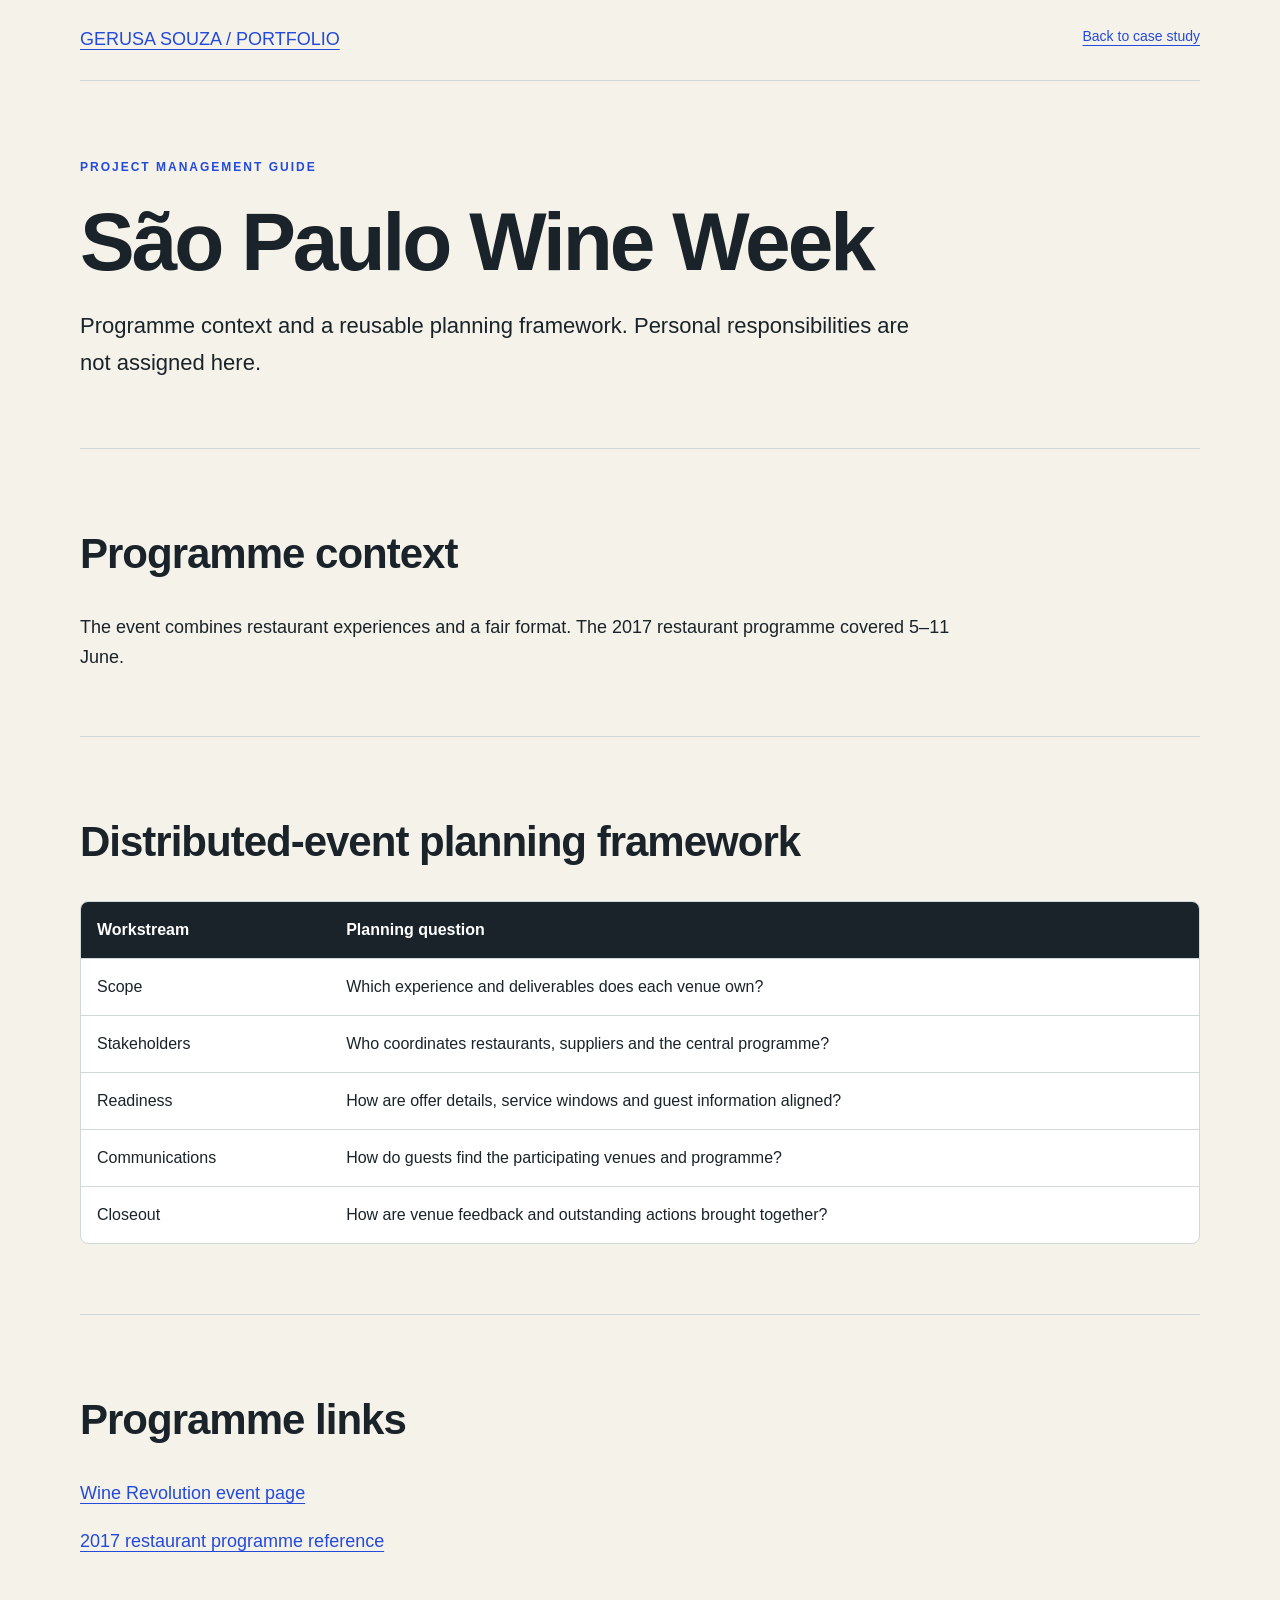
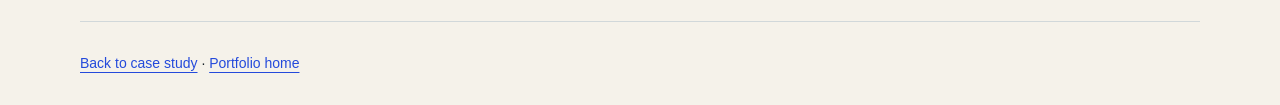
<file: projects/sao-paulo-wine-week/resources.html>
<!doctype html><html lang="en"><head><meta charset="utf-8"><meta name="viewport" content="width=device-width,initial-scale=1"><title>São Paulo Wine Week PM Guide | Gerusa Souza</title><link rel="stylesheet" href="../events.css"></head><body><div class="wrap"><header><a href="../../index.html">GERUSA SOUZA / PORTFOLIO</a><nav><a href="index.html">Back to case study</a></nav></header><main><section class="hero"><p class="eyebrow">PROJECT MANAGEMENT GUIDE</p><h1>São Paulo Wine Week</h1><p class="intro">Programme context and a reusable planning framework. Personal responsibilities are not assigned here.</p></section><section id="scope"><h2>Programme context</h2><p>The event combines restaurant experiences and a fair format. The 2017 restaurant programme covered 5–11 June.</p></section><section id="framework"><h2>Distributed-event planning framework</h2><div class="table-scroll" tabindex="0" role="region" aria-label="Project management table"><table><thead><tr><th scope="col">Workstream</th><th scope="col">Planning question</th></tr></thead><tbody><tr><td>Scope</td><td>Which experience and deliverables does each venue own?</td></tr><tr><td>Stakeholders</td><td>Who coordinates restaurants, suppliers and the central programme?</td></tr><tr><td>Readiness</td><td>How are offer details, service windows and guest information aligned?</td></tr><tr><td>Communications</td><td>How do guests find the participating venues and programme?</td></tr><tr><td>Closeout</td><td>How are venue feedback and outstanding actions brought together?</td></tr></tbody></table></div></section><section id="links"><h2>Programme links</h2><p><a href="https://www.winerevolution.net/sao-paulo-wine-week">Wine Revolution event page</a></p><p><a href="https://selo7s.wordpress.com/2017/05/27/www-selo7s-wordpress-comwine-week/">2017 restaurant programme reference</a></p></section></main><footer><a href="index.html">Back to case study</a> · <a href="../../index.html">Portfolio home</a></footer></div></body></html>
</file>
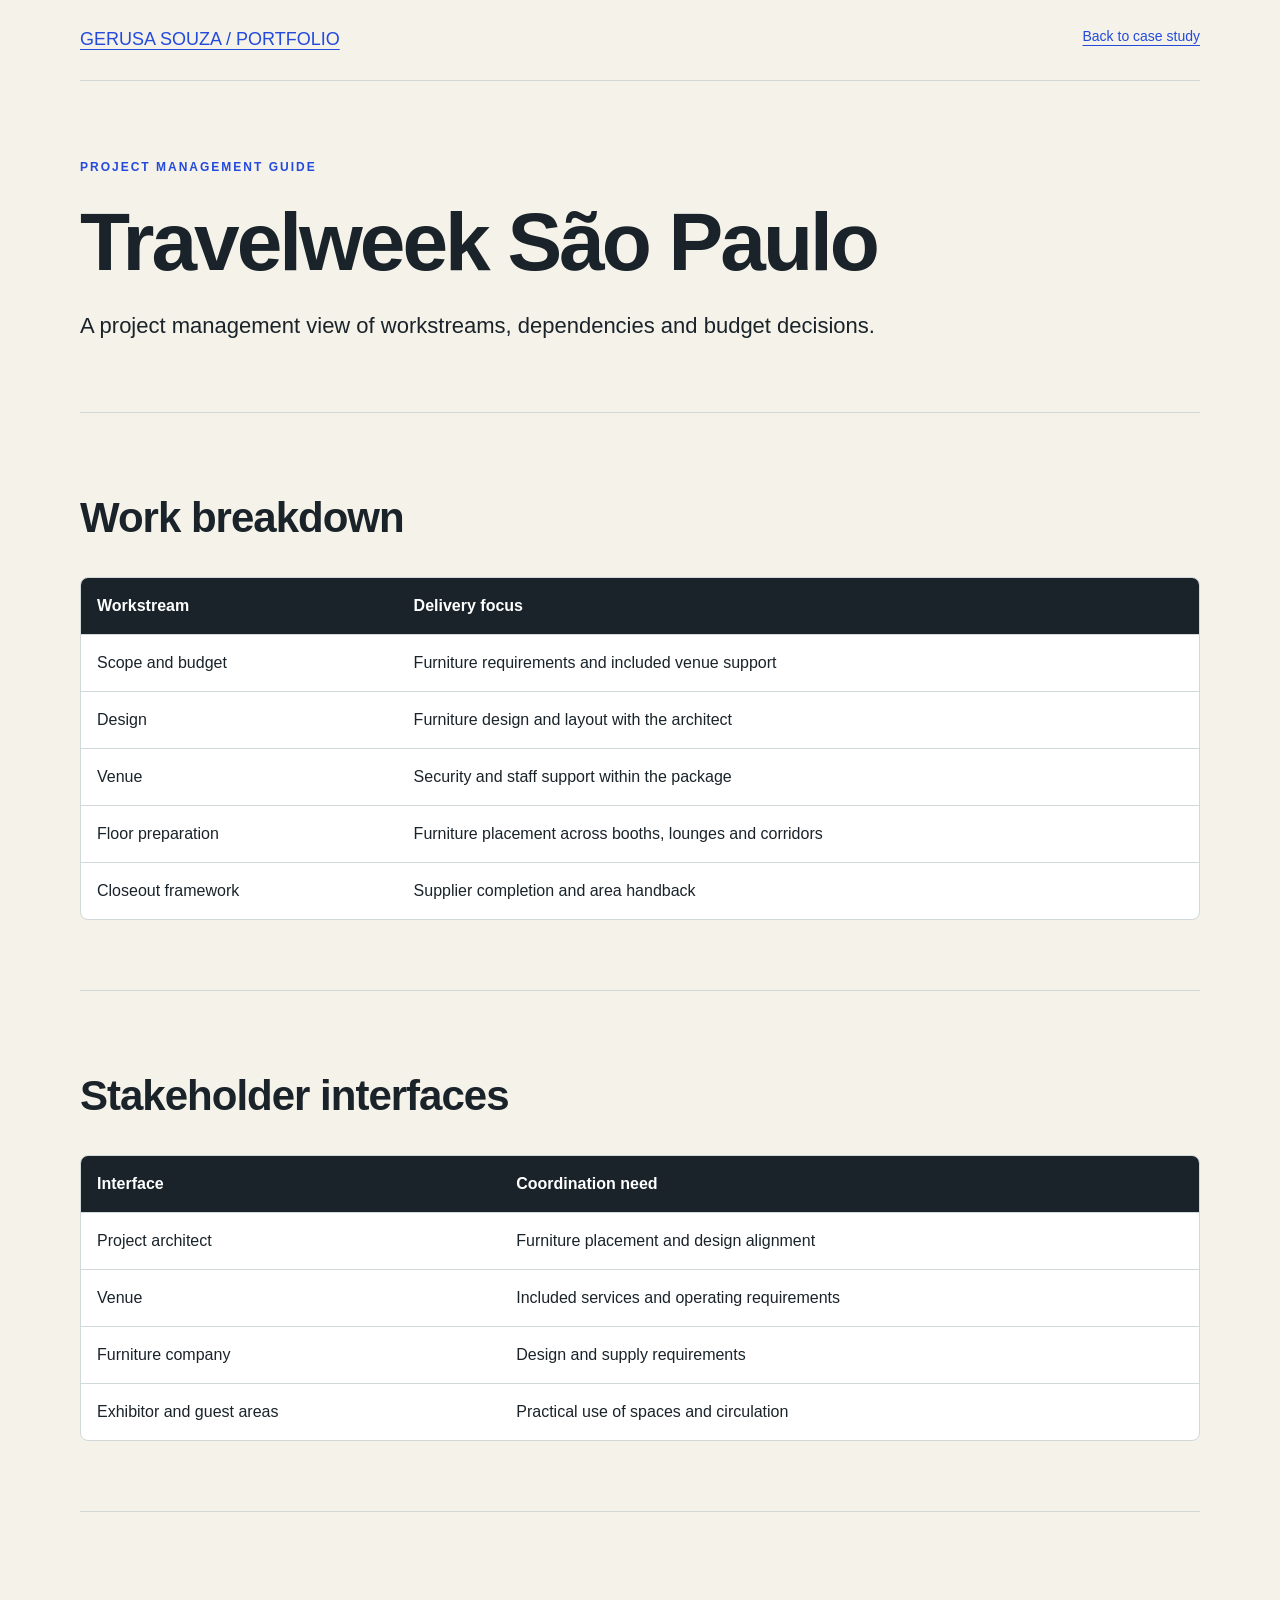
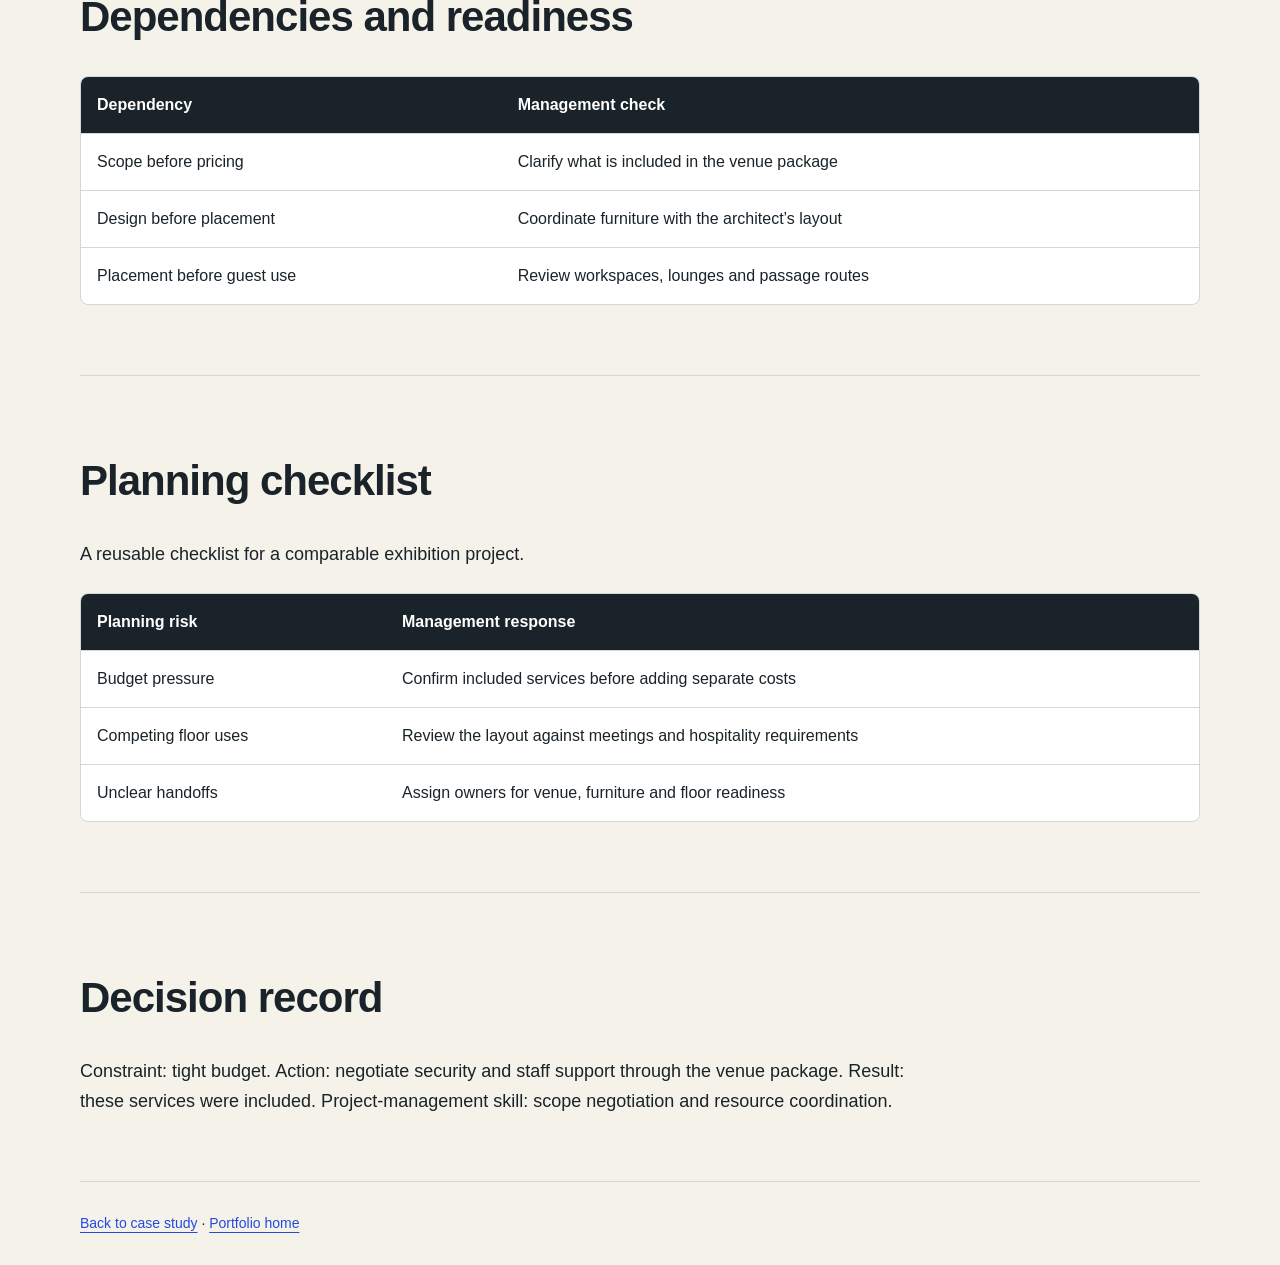
<file: projects/travelweek-sao-paulo/resources.html>
<!doctype html><html lang="en"><head><meta charset="utf-8"><meta name="viewport" content="width=device-width,initial-scale=1"><title>Travelweek São Paulo PM Guide | Gerusa Souza</title><link rel="stylesheet" href="../events.css"></head><body><div class="wrap"><header><a href="../../index.html">GERUSA SOUZA / PORTFOLIO</a><nav><a href="index.html">Back to case study</a></nav></header><main><section class="hero"><p class="eyebrow">PROJECT MANAGEMENT GUIDE</p><h1>Travelweek São Paulo</h1><p class="intro">A project management view of workstreams, dependencies and budget decisions.</p></section><section id="workstreams"><h2>Work breakdown</h2><div class="table-scroll" tabindex="0" role="region" aria-label="Project management table"><table><thead><tr><th scope="col">Workstream</th><th scope="col">Delivery focus</th></tr></thead><tbody><tr><td>Scope and budget</td><td>Furniture requirements and included venue support</td></tr><tr><td>Design</td><td>Furniture design and layout with the architect</td></tr><tr><td>Venue</td><td>Security and staff support within the package</td></tr><tr><td>Floor preparation</td><td>Furniture placement across booths, lounges and corridors</td></tr><tr><td>Closeout framework</td><td>Supplier completion and area handback</td></tr></tbody></table></div></section><section id="stakeholders"><h2>Stakeholder interfaces</h2><div class="table-scroll" tabindex="0" role="region" aria-label="Project management table"><table><thead><tr><th scope="col">Interface</th><th scope="col">Coordination need</th></tr></thead><tbody><tr><td>Project architect</td><td>Furniture placement and design alignment</td></tr><tr><td>Venue</td><td>Included services and operating requirements</td></tr><tr><td>Furniture company</td><td>Design and supply requirements</td></tr><tr><td>Exhibitor and guest areas</td><td>Practical use of spaces and circulation</td></tr></tbody></table></div></section><section id="dependencies"><h2>Dependencies and readiness</h2><div class="table-scroll" tabindex="0" role="region" aria-label="Project management table"><table><thead><tr><th scope="col">Dependency</th><th scope="col">Management check</th></tr></thead><tbody><tr><td>Scope before pricing</td><td>Clarify what is included in the venue package</td></tr><tr><td>Design before placement</td><td>Coordinate furniture with the architect’s layout</td></tr><tr><td>Placement before guest use</td><td>Review workspaces, lounges and passage routes</td></tr></tbody></table></div></section><section id="risk"><h2>Planning checklist</h2><p>A reusable checklist for a comparable exhibition project.</p><div class="table-scroll" tabindex="0" role="region" aria-label="Project management table"><table><thead><tr><th scope="col">Planning risk</th><th scope="col">Management response</th></tr></thead><tbody><tr><td>Budget pressure</td><td>Confirm included services before adding separate costs</td></tr><tr><td>Competing floor uses</td><td>Review the layout against meetings and hospitality requirements</td></tr><tr><td>Unclear handoffs</td><td>Assign owners for venue, furniture and floor readiness</td></tr></tbody></table></div></section><section id="decision"><h2>Decision record</h2><p>Constraint: tight budget. Action: negotiate security and staff support through the venue package. Result: these services were included. Project-management skill: scope negotiation and resource coordination.</section></main><footer><a href="index.html">Back to case study</a> · <a href="../../index.html">Portfolio home</a></footer></div></body></html>
</file>
<file: projects/events.css>
*{box-sizing:border-box}html{scroll-behavior:smooth}body{margin:0;background:#f5f2ea;color:#192329;font:18px/1.65 Arial,sans-serif}a{color:#244adb;text-underline-offset:4px}a:focus-visible,summary:focus-visible{outline:3px solid #244adb;outline-offset:5px}.wrap{width:min(1120px,92%);margin:auto}header{padding:25px 0;border-bottom:1px solid #d1d8da;display:flex;justify-content:space-between;gap:20px}nav{display:flex;gap:18px;flex-wrap:wrap}nav a{font-size:14px}.eyebrow{font-size:12px;letter-spacing:2px;color:#244adb;font-weight:bold}h1{font-size:clamp(40px,7vw,82px);letter-spacing:-3px;line-height:1.06;max-width:950px;margin:22px 0}h2{font-size:clamp(28px,4vw,42px);line-height:1.15;letter-spacing:-1px}h3{font-size:21px;line-height:1.3}p{max-width:870px}.hero{padding:65px 0 45px}.intro{font-size:22px;max-width:830px}.tag{font-size:13px;border:1px solid #53616a;border-radius:30px;padding:5px 12px;display:inline-block}.grid{display:grid;grid-template-columns:repeat(3,minmax(0,1fr));gap:24px}.grid article{padding:16px 0;border-top:3px solid #244adb}.grid p{font-size:17px}.facts{display:grid;grid-template-columns:repeat(3,1fr);gap:24px;margin:28px 0}.facts div{background:white;border:1px solid #d1d8da;padding:20px;border-radius:10px}.facts strong{display:block;font-size:26px}.facts span{font-size:14px;color:#53616a}section{padding:46px 0;border-bottom:1px solid #d1d8da;scroll-margin-top:24px}figure{margin:30px 0}figure img{display:block;width:100%;height:auto;border:1px solid #d1d8da;border-radius:10px}figcaption,.source{font-size:14px;color:#53616a;margin-top:12px}.table-scroll{overflow:auto;border:1px solid #d1d8da;border-radius:8px;margin:24px 0;background:white}table{border-collapse:collapse;width:100%;min-width:640px;font-size:16px;line-height:1.5}th,td{padding:16px;text-align:left;vertical-align:top;border-bottom:1px solid #d1d8da}th{background:#192329;color:white}tbody tr:last-child td{border-bottom:0}.decision{padding:25px;border-left:4px solid #244adb;background:white}details{padding:18px 0;border-bottom:1px solid #d1d8da}summary{cursor:pointer;font-weight:bold}.links{display:flex;gap:12px;flex-wrap:wrap}.links a{display:block;padding:12px 18px;background:white;border:1px solid #d1d8da;border-radius:6px}.skip{position:absolute;top:-100px;left:16px;background:white;padding:12px}.skip:focus{top:8px}footer{padding:30px 0;font-size:14px}.mobile-flow{display:none}@media(max-width:650px){header{display:block}nav{margin-top:14px}h1{letter-spacing:-1.5px}.hero{padding:36px 0}.intro{font-size:19px}.grid,.facts{grid-template-columns:1fr;gap:12px}section{padding:30px 0}.mobile-flow{display:block}figure{margin:20px 0}}@media(prefers-reduced-motion:reduce){html{scroll-behavior:auto}}
</file>
<file: projects/interlagos-event-operations/style.css>
*{box-sizing:border-box}html{scroll-behavior:smooth}body{margin:0;background:#F5F2EA;color:#192329;font:18px/1.65 Arial,sans-serif}header,main,footer{width:min(1120px,92%);margin:auto}header{padding:26px 0;display:flex;justify-content:space-between;border-bottom:1px solid #d4d9dc;gap:20px}a{color:#244ADB;text-underline-offset:5px}a:focus-visible{outline:3px solid #244ADB;outline-offset:5px}.eyebrow{font-size:12px;letter-spacing:2px;font-weight:bold;color:#244ADB}h1{font-size:clamp(42px,7.5vw,88px);letter-spacing:-4px;line-height:1.04;max-width:960px;margin:20px 0 28px}h2{font-size:clamp(28px,4vw,44px);line-height:1.15;letter-spacing:-1px}section{padding:50px 0;border-bottom:1px solid #d4d9dc}.hero{padding-top:64px}.intro{max-width:760px;font-size:22px}.tag{display:inline-block;font-size:13px;border:1px solid #53616a;padding:5px 12px;border-radius:30px}.columns{display:grid;grid-template-columns:repeat(3,1fr);gap:24px}.columns article{border-top:3px solid #244ADB;padding:12px 0}figure{margin:28px 0}img{display:block;width:100%;height:auto;border:1px solid #d4d9dc;border-radius:8px}figcaption{font-size:14px;color:#53616a;margin-top:10px}.files{display:grid;grid-template-columns:1fr 1fr;gap:12px}.files a{display:block;background:white;padding:20px;border:1px solid #d4d9dc;border-radius:8px;text-decoration:none}.files small{display:block;color:#53616a}summary{cursor:pointer;font-weight:bold;padding:12px 0}footer{padding:30px 0;font-size:14px}nav{display:flex;gap:16px;flex-wrap:wrap}nav a{font-size:14px}.review{background:#192329;color:white;padding:28px;border-radius:10px}.review a{color:#c5d1ff}@media(max-width:650px){h1{letter-spacing:-2px}.columns,.files{grid-template-columns:1fr}header{display:block}nav{margin-top:12px}section{padding:30px 0}.intro{font-size:19px}}@media(prefers-reduced-motion:reduce){html{scroll-behavior:auto}}
.skip{position:absolute;left:16px;top:-100px;background:#fff;padding:12px;z-index:10}.skip:focus{top:8px}section[id]{scroll-margin-top:24px}.resource-menu{gap:10px;margin-top:26px}.resource-menu a{padding:8px 14px;background:white;border:1px solid #d4d9dc;border-radius:6px}.table-scroll{overflow:auto;max-width:100%;margin:24px 0;border:1px solid #d4d9dc;border-radius:8px;background:white}table{border-collapse:collapse;width:100%;min-width:620px;font-size:15px;line-height:1.5;text-align:left}th,td{padding:16px;vertical-align:top;border-bottom:1px solid #d4d9dc}th{background:#192329;color:white}td{min-width:140px}tbody tr:last-child td{border-bottom:0}.decision-summary{background:white;padding:24px;border-left:4px solid #244adb}.decision-summary dt{font-weight:bold;color:#244adb;margin-top:16px}.decision-summary dt:first-child{margin-top:0}.decision-summary dd{margin:4px 0 0}.files a:focus-visible{outline:3px solid #244adb}.photo-note{max-width:750px}
</file>
